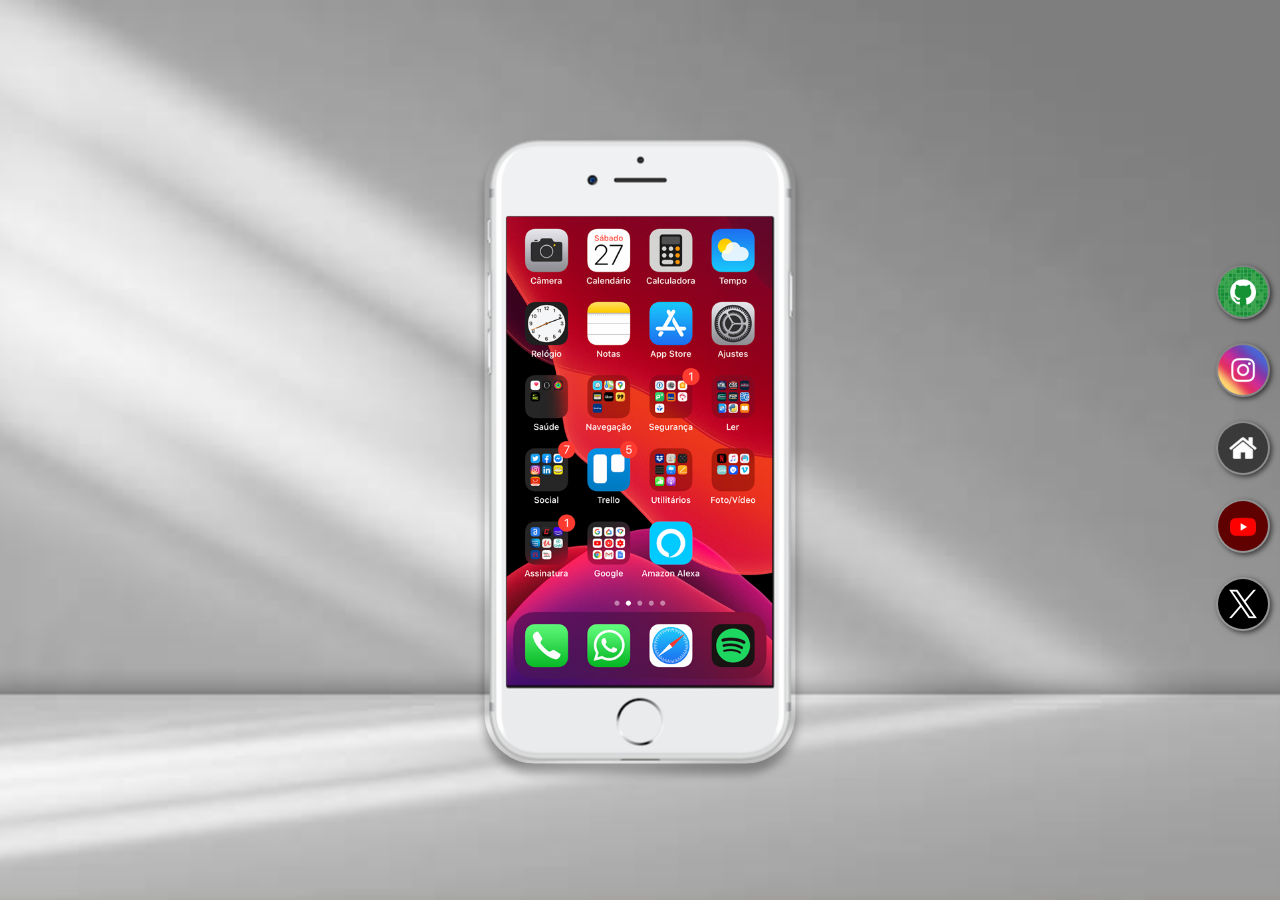
<file: index.html>
<!DOCTYPE html>
<html lang="pt-br">

<head>
    <meta charset="UTF-8">
    <meta name="viewport" content="width=device-width, initial-scale=1.0">
    <title>Projeto Redes Sociais</title>
    <link rel="shortcut icon" href="favicon.ico" type="image/x-icon">
    <link rel="stylesheet" href="css/style.css">
</head>

<body>
    <main>
        <section id="telefone">
            <iframe src="html/home.html" frameborder="0" name="tela" id="tela"></iframe>
        </section>
        <section id="redes-sociais">
            <a href="html/github.html" target="tela"><img src="img/logo-github.jpg" alt="Logo gh"></a>
            <a href="html/insta.html" target="tela"><img src="img/logo-instagram.jpg" alt="Logo ig"></a>
            <a href="html/home.html" target="tela"><img src="img/logo-home.jpg" alt="Logo Hm"></a>
            <a href="html/youtube.html" target="tela"><img src="img/logo-youtube.jpg" alt="Logo yt"></a>
            <a href="html/x.html" target="tela"><img src="img/X_logo.jpg" alt="Logo X"></a>
        </section>
    </main>
</body>

</html>
</file>
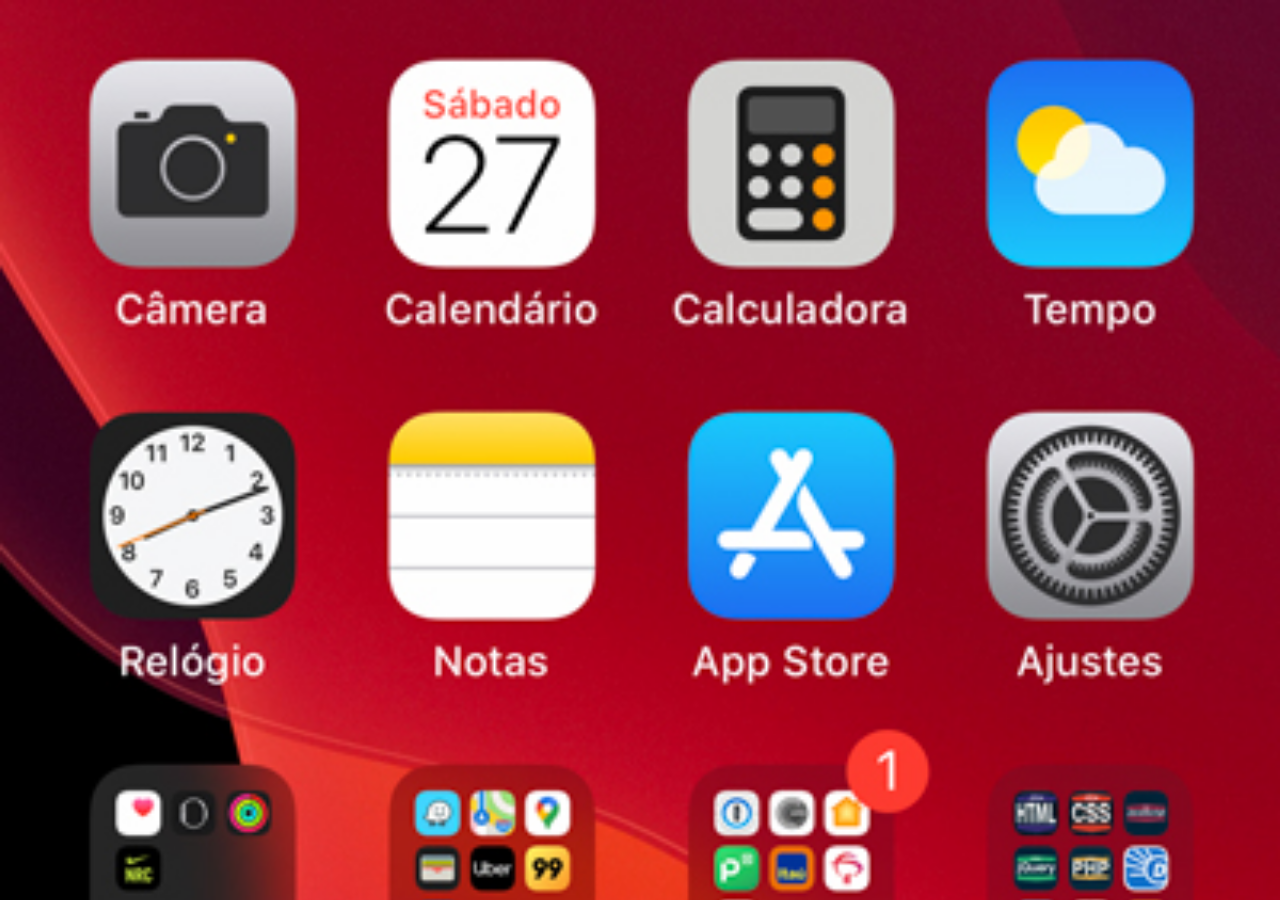
<file: home.html>
<!DOCTYPE html>
<html lang="pt-br">
<head>
    <meta charset="UTF-8">
    <meta name="viewport" content="width=device-width, initial-scale=1.0">
    <title>home</title>
    <style>
        *{
            margin: 0;
            padding: 0;
        }
        body{
            background: black url(img/tela-home.jpg) no-repeat top center;
            background-size: cover;
            
        }
    </style>
</head>
<body>
    
</body>
</html>
</file>
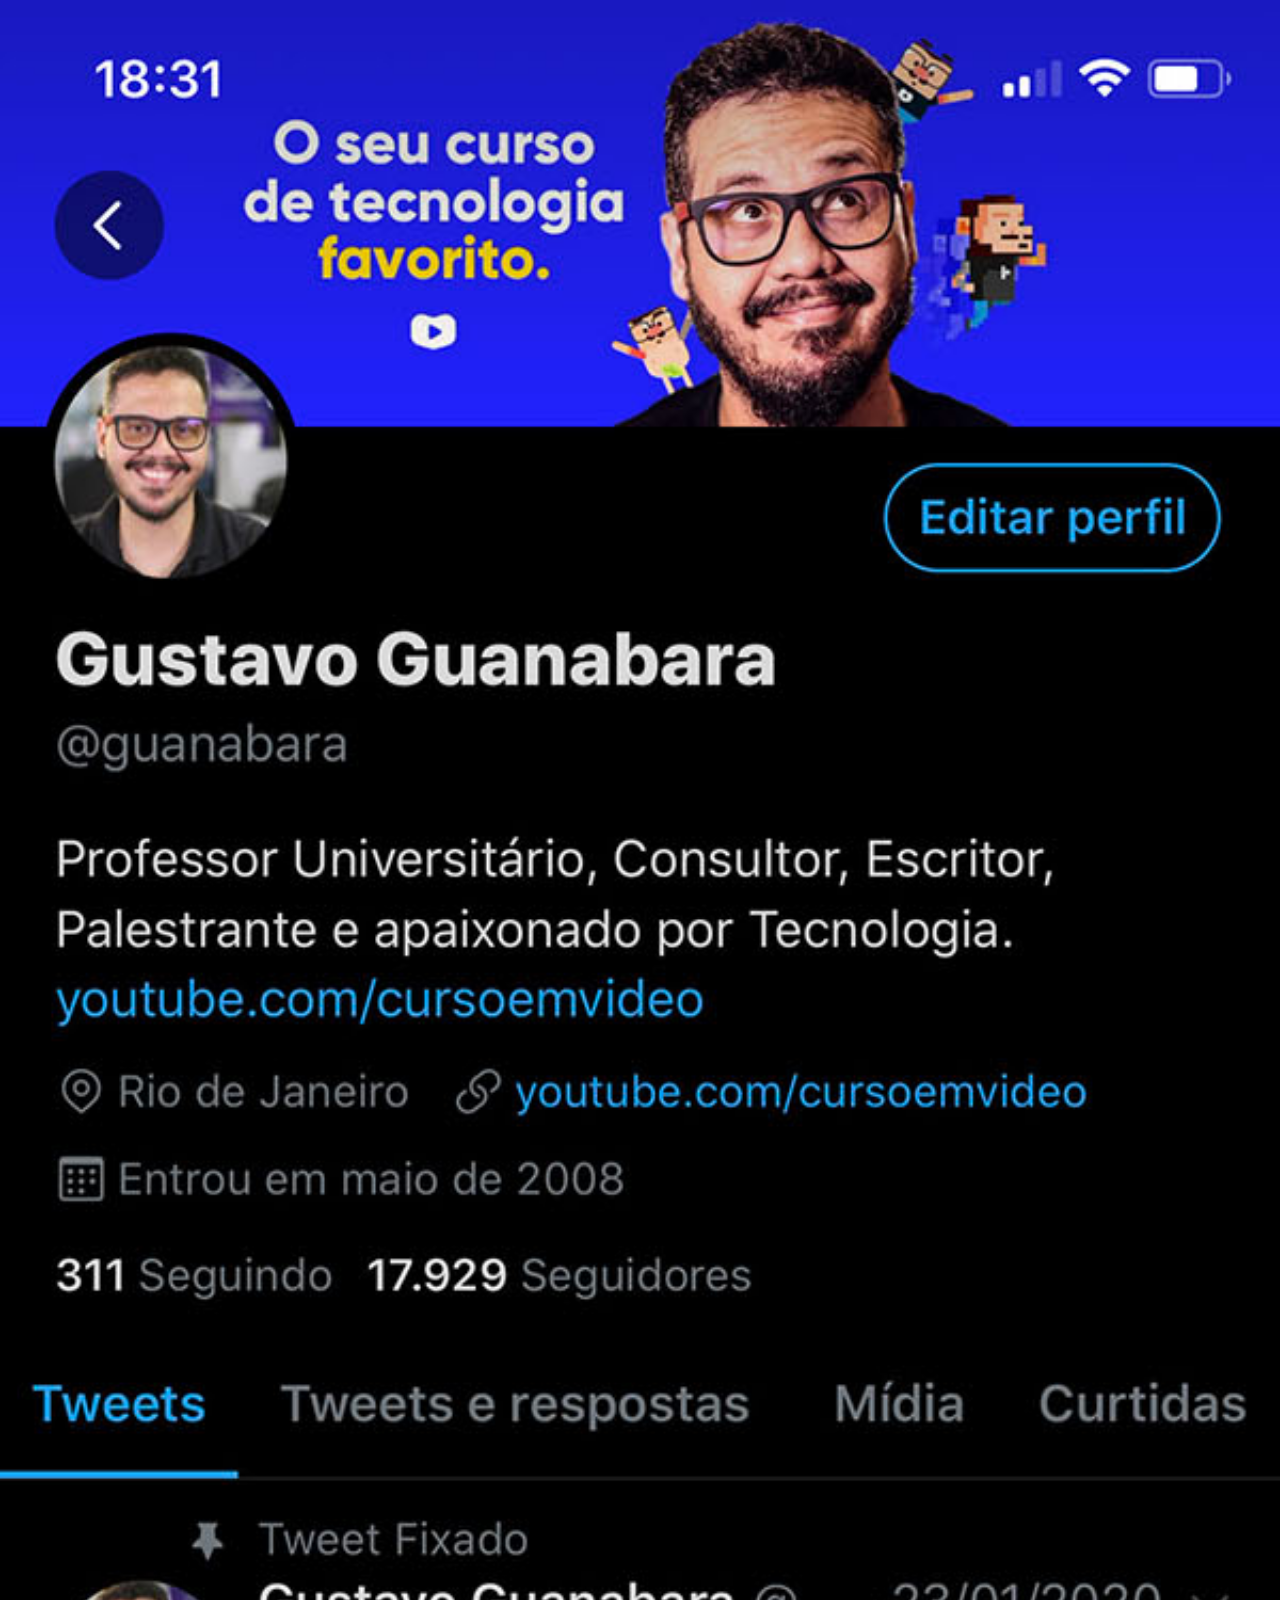
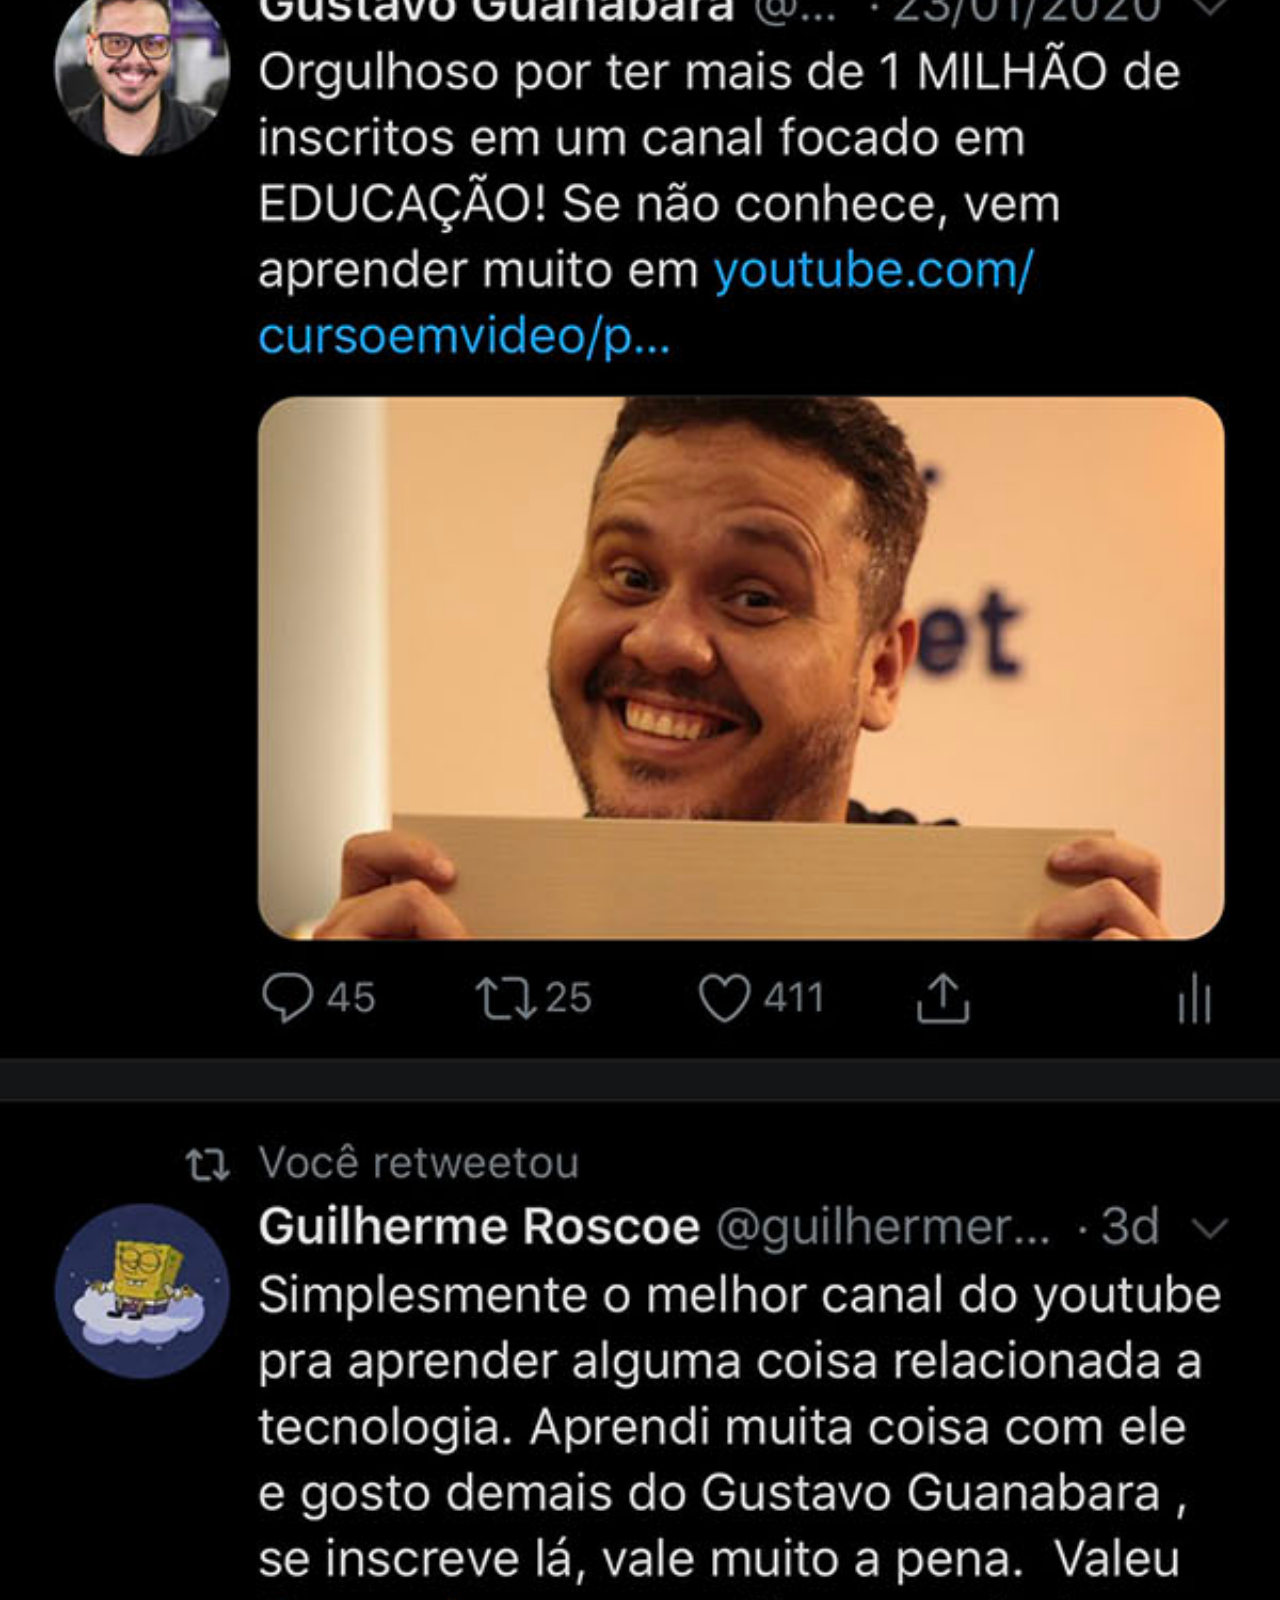
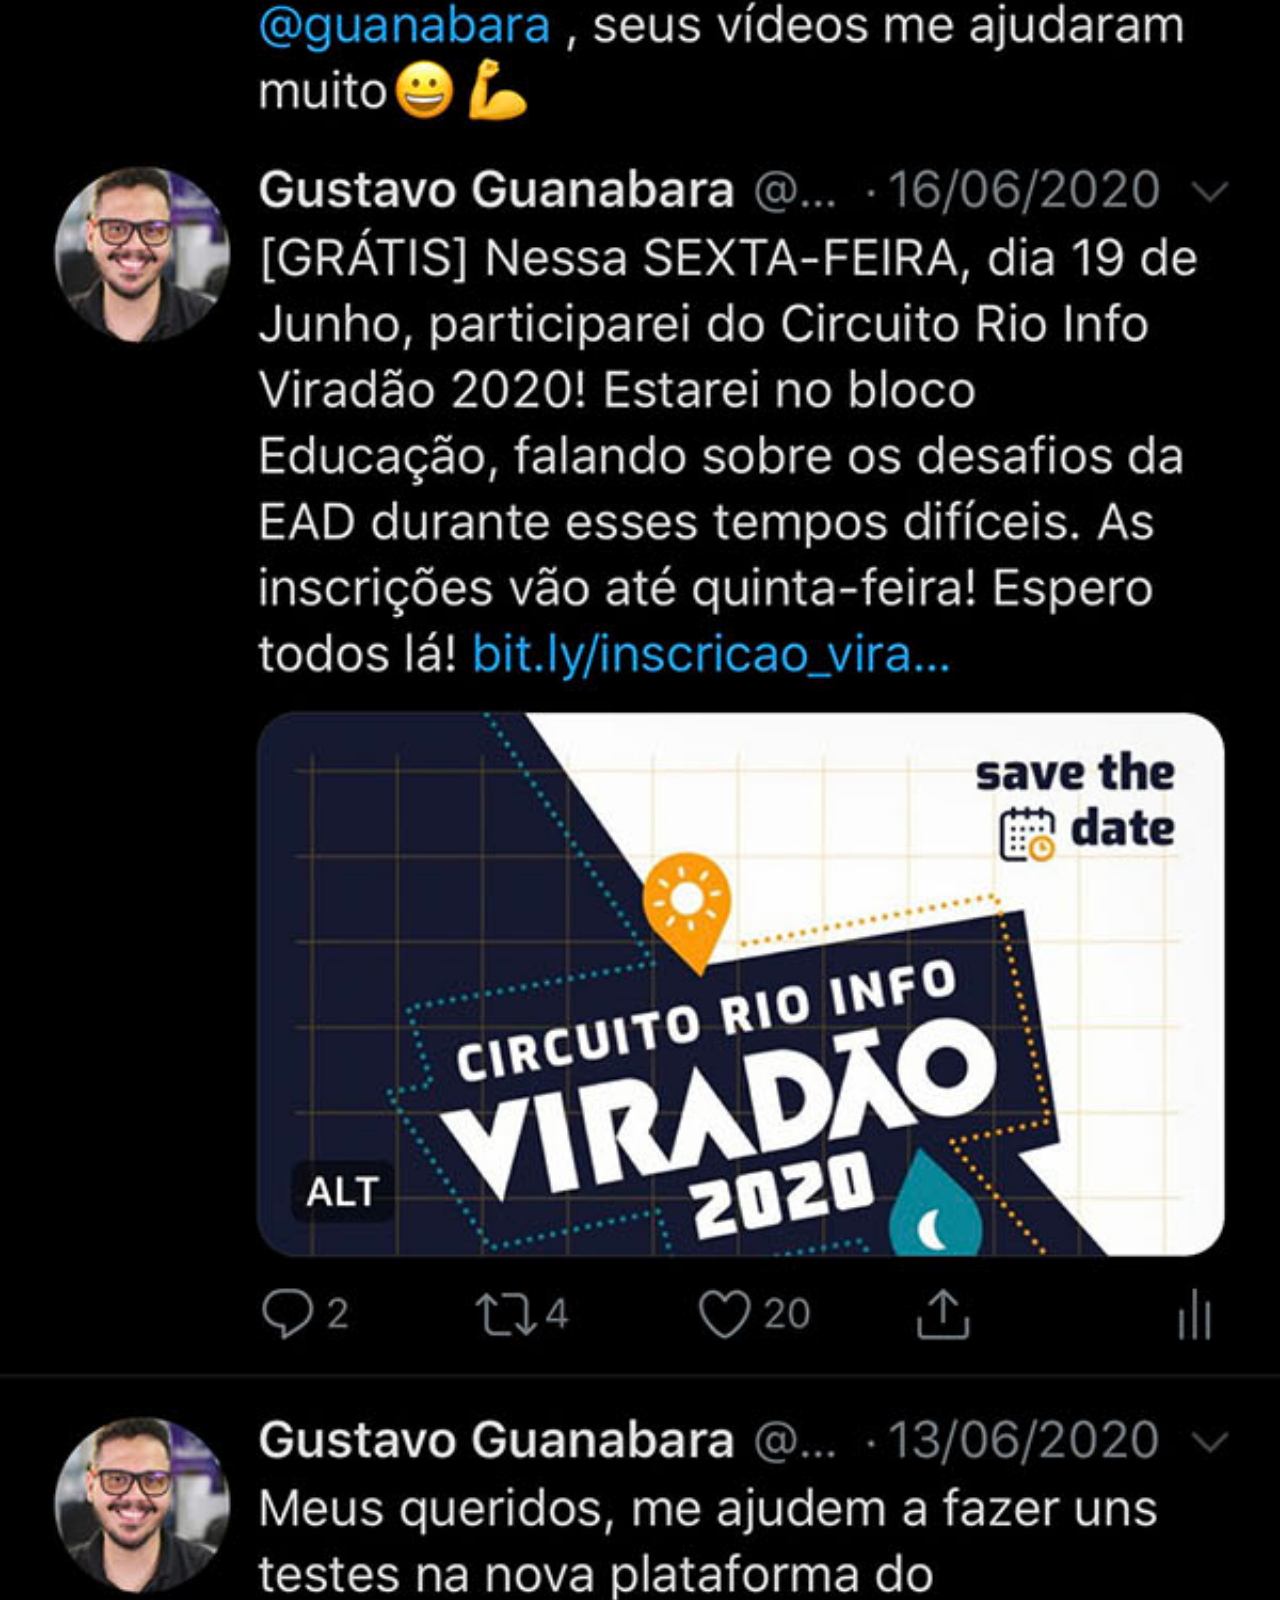
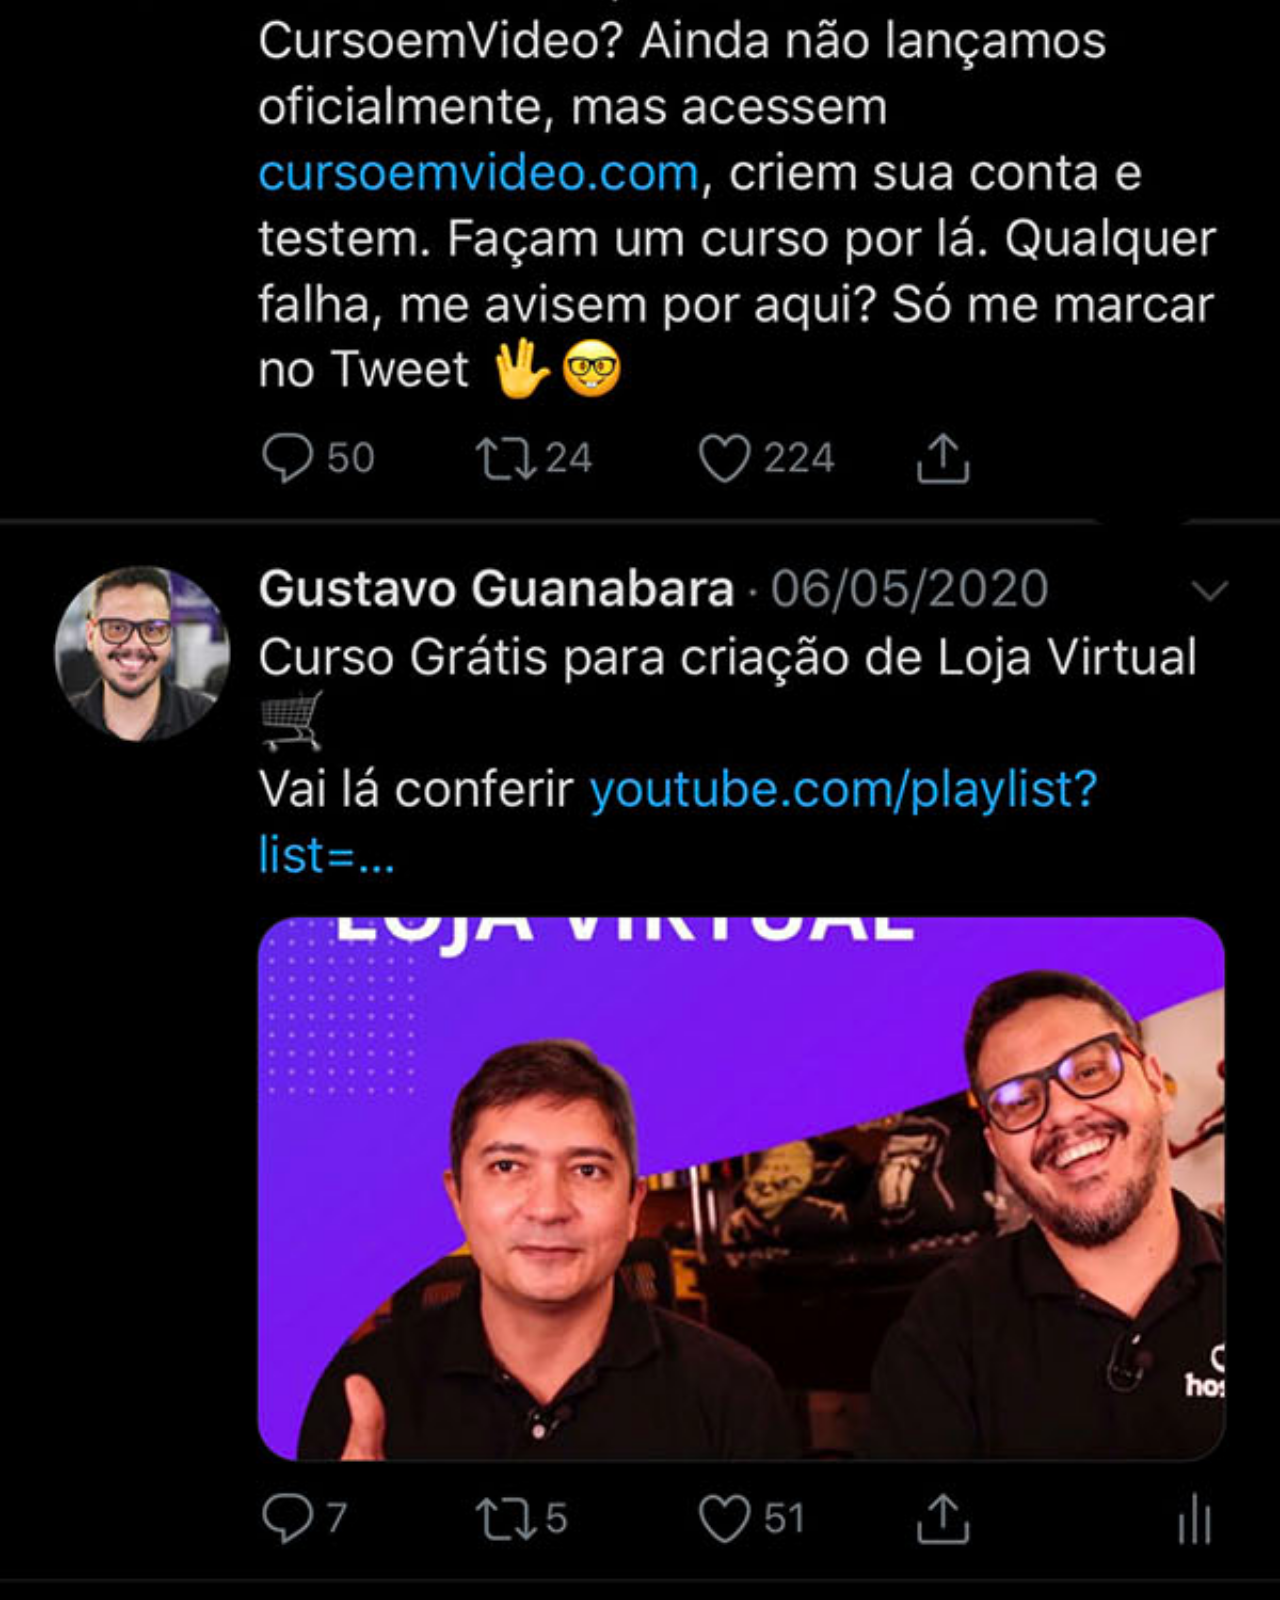
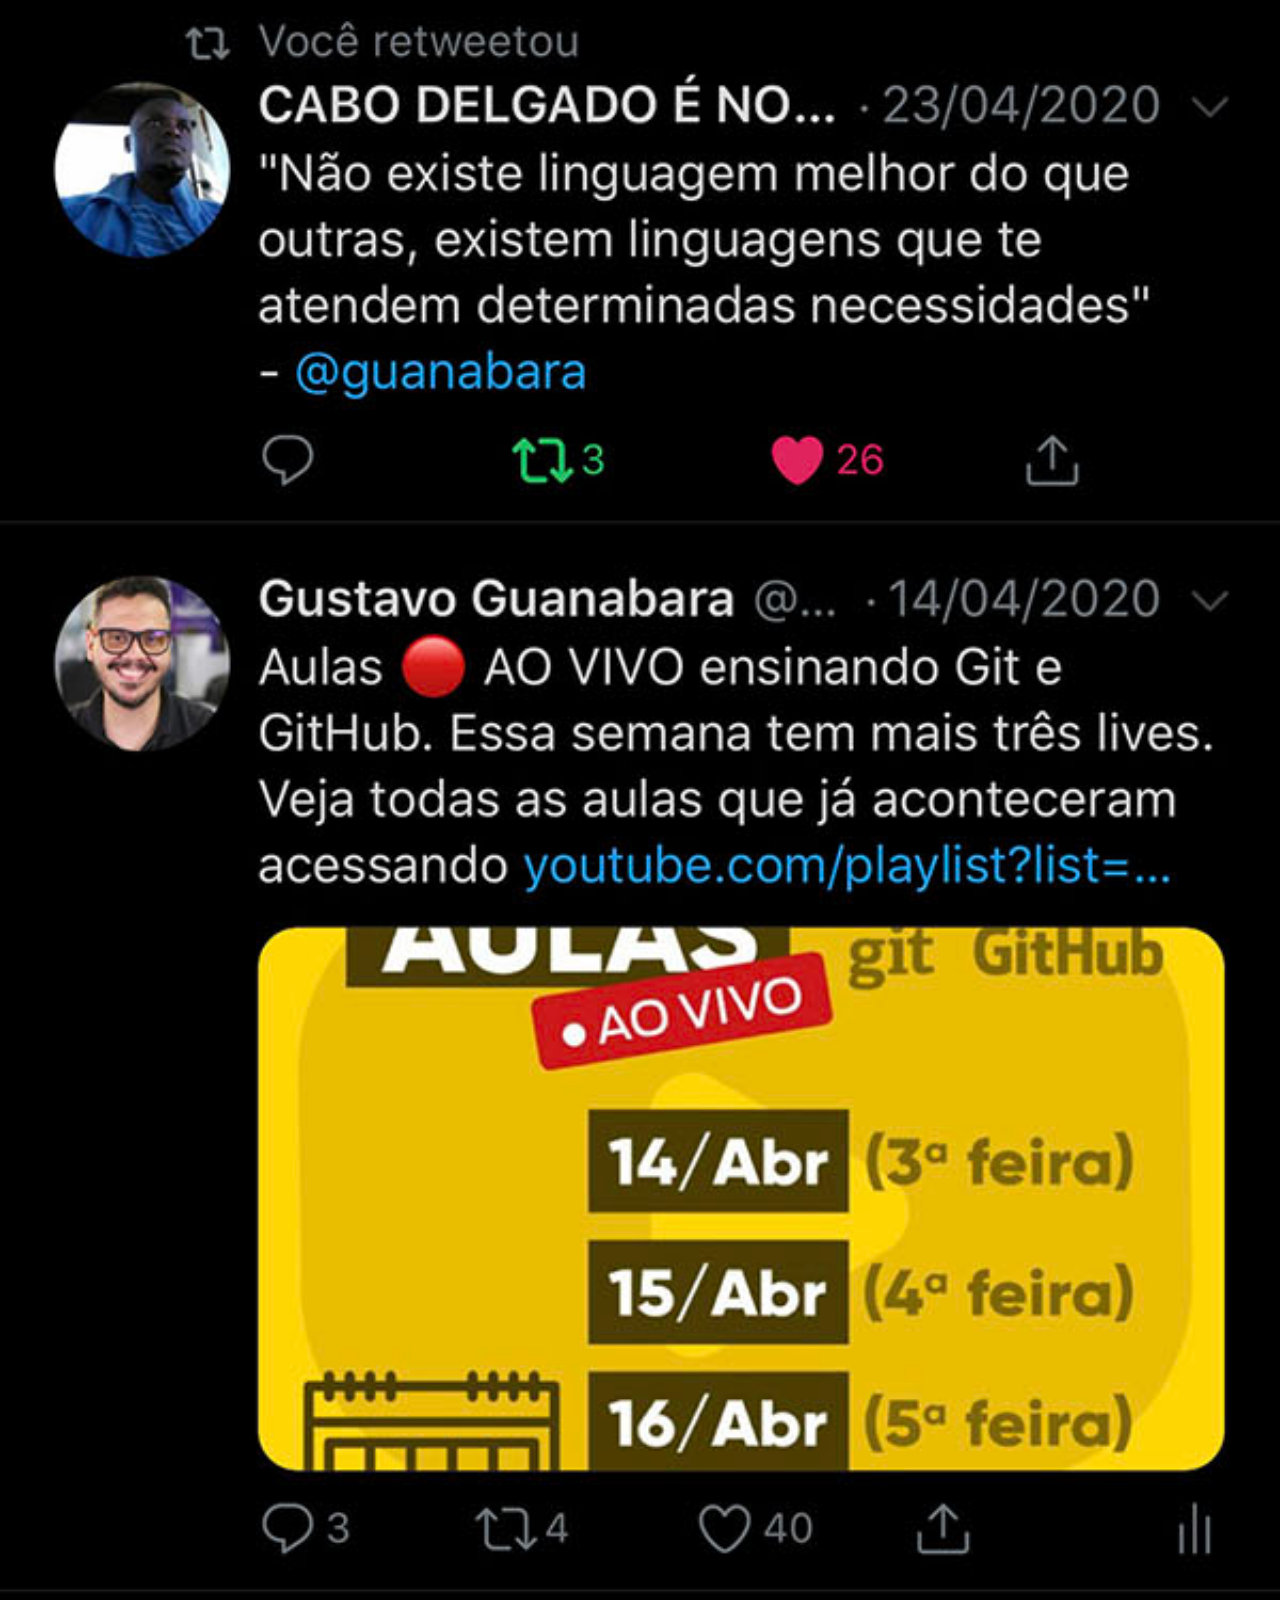
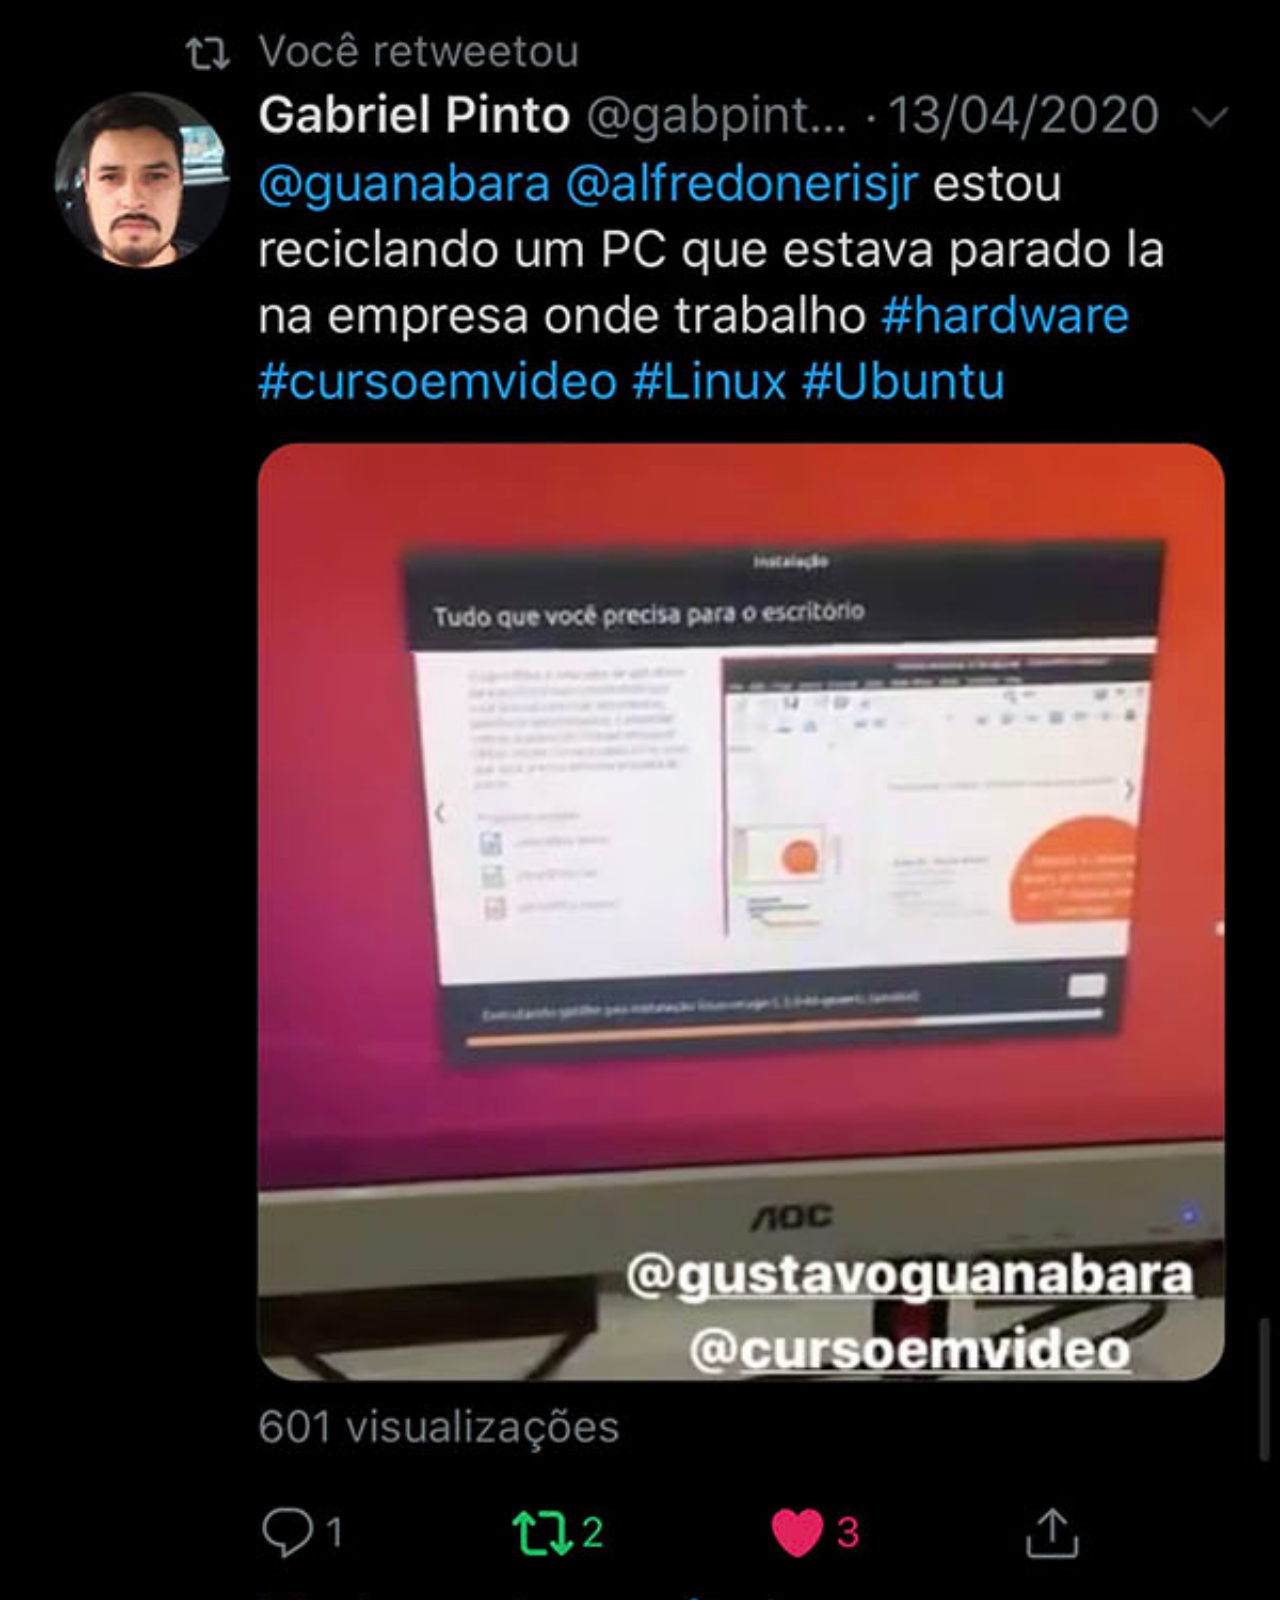
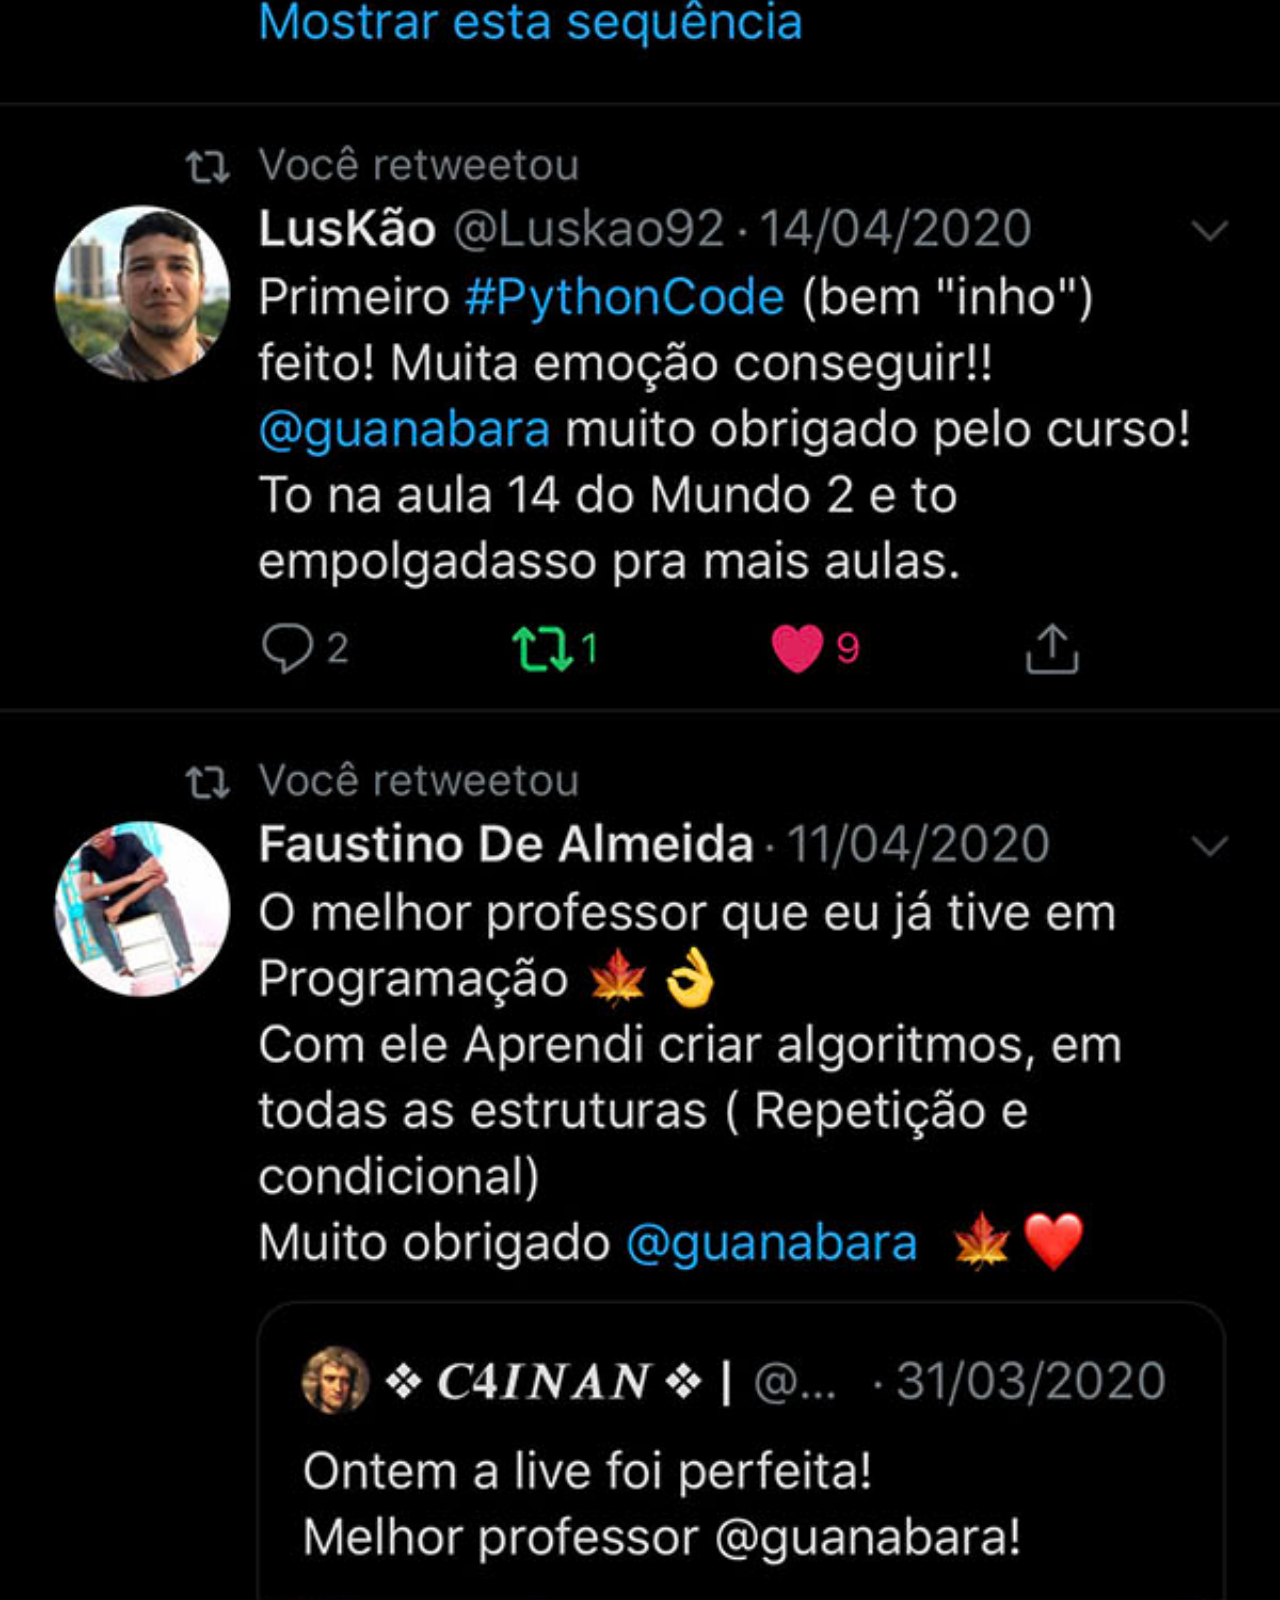
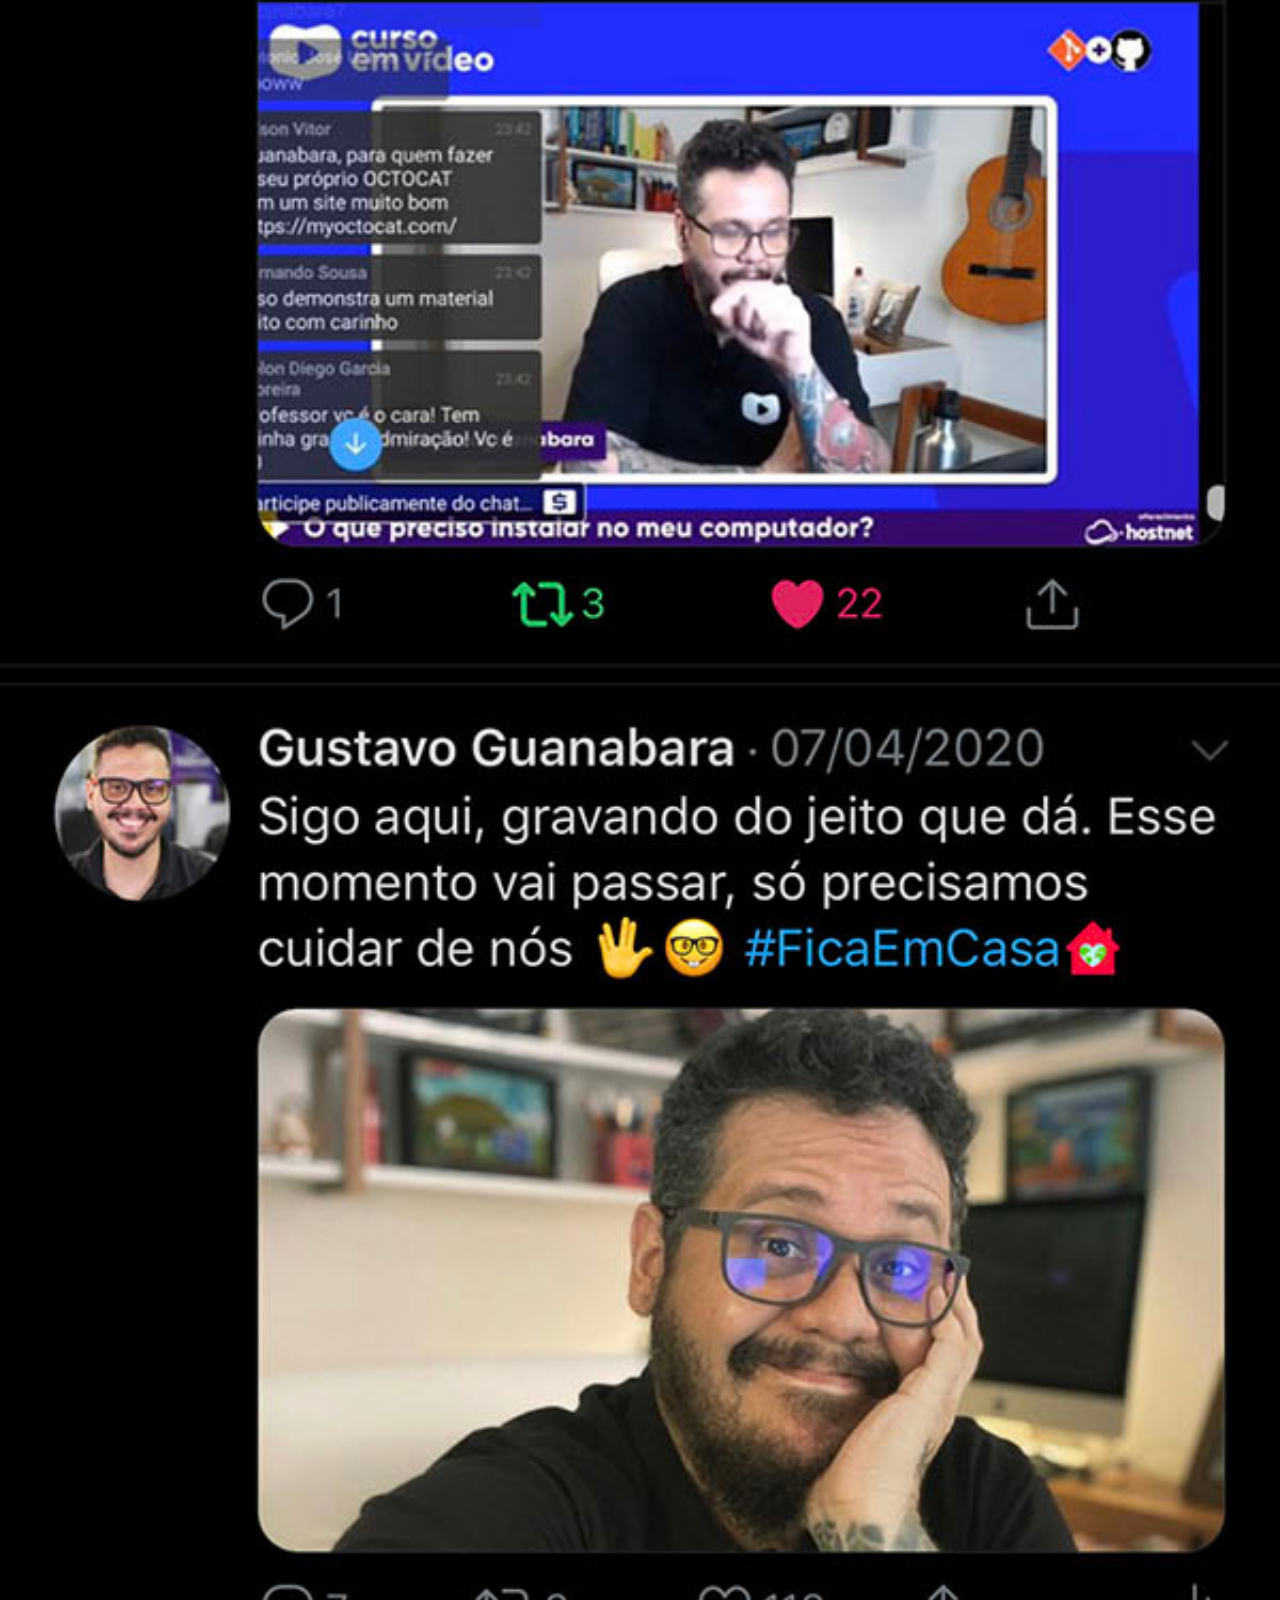
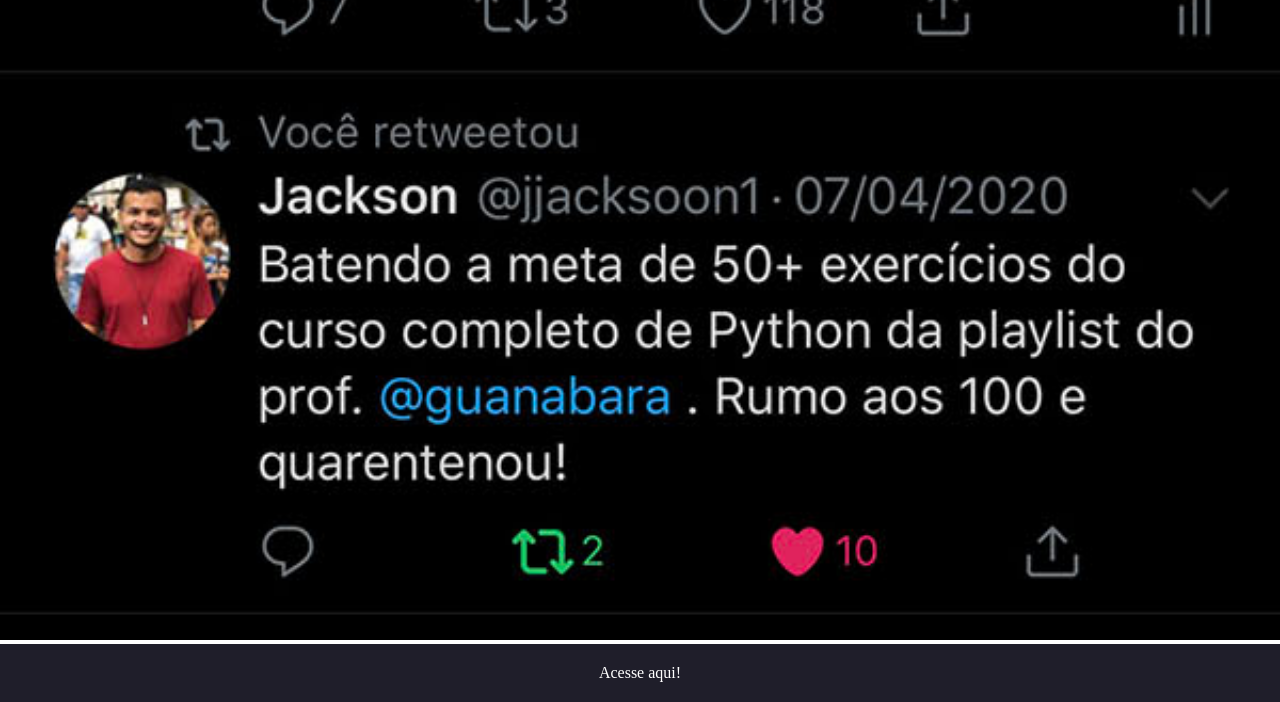
<file: x.html>
<!DOCTYPE html>
<html lang="pt-br">
<head>
    <meta charset="UTF-8">
    <meta name="viewport" content="width=device-width, initial-scale=1.0">
    <title>x</title>
    <style>
        *{
            margin: 0;
            text-align: center;
        }
        img{
            width: 100%;
        }
        a{
            background-color: rgb(31, 30, 42);
            padding: 20px;
            color: white;
            text-decoration: none;
            display: block;
        }
    </style>
</head>
<body>
    <img src="img/tela-twitter.jpg" alt="X page">
    <a href="https://x.com/guanabara?lang=pt"  target="_blank">Acesse aqui!</a>
</body>
</html>
</file>
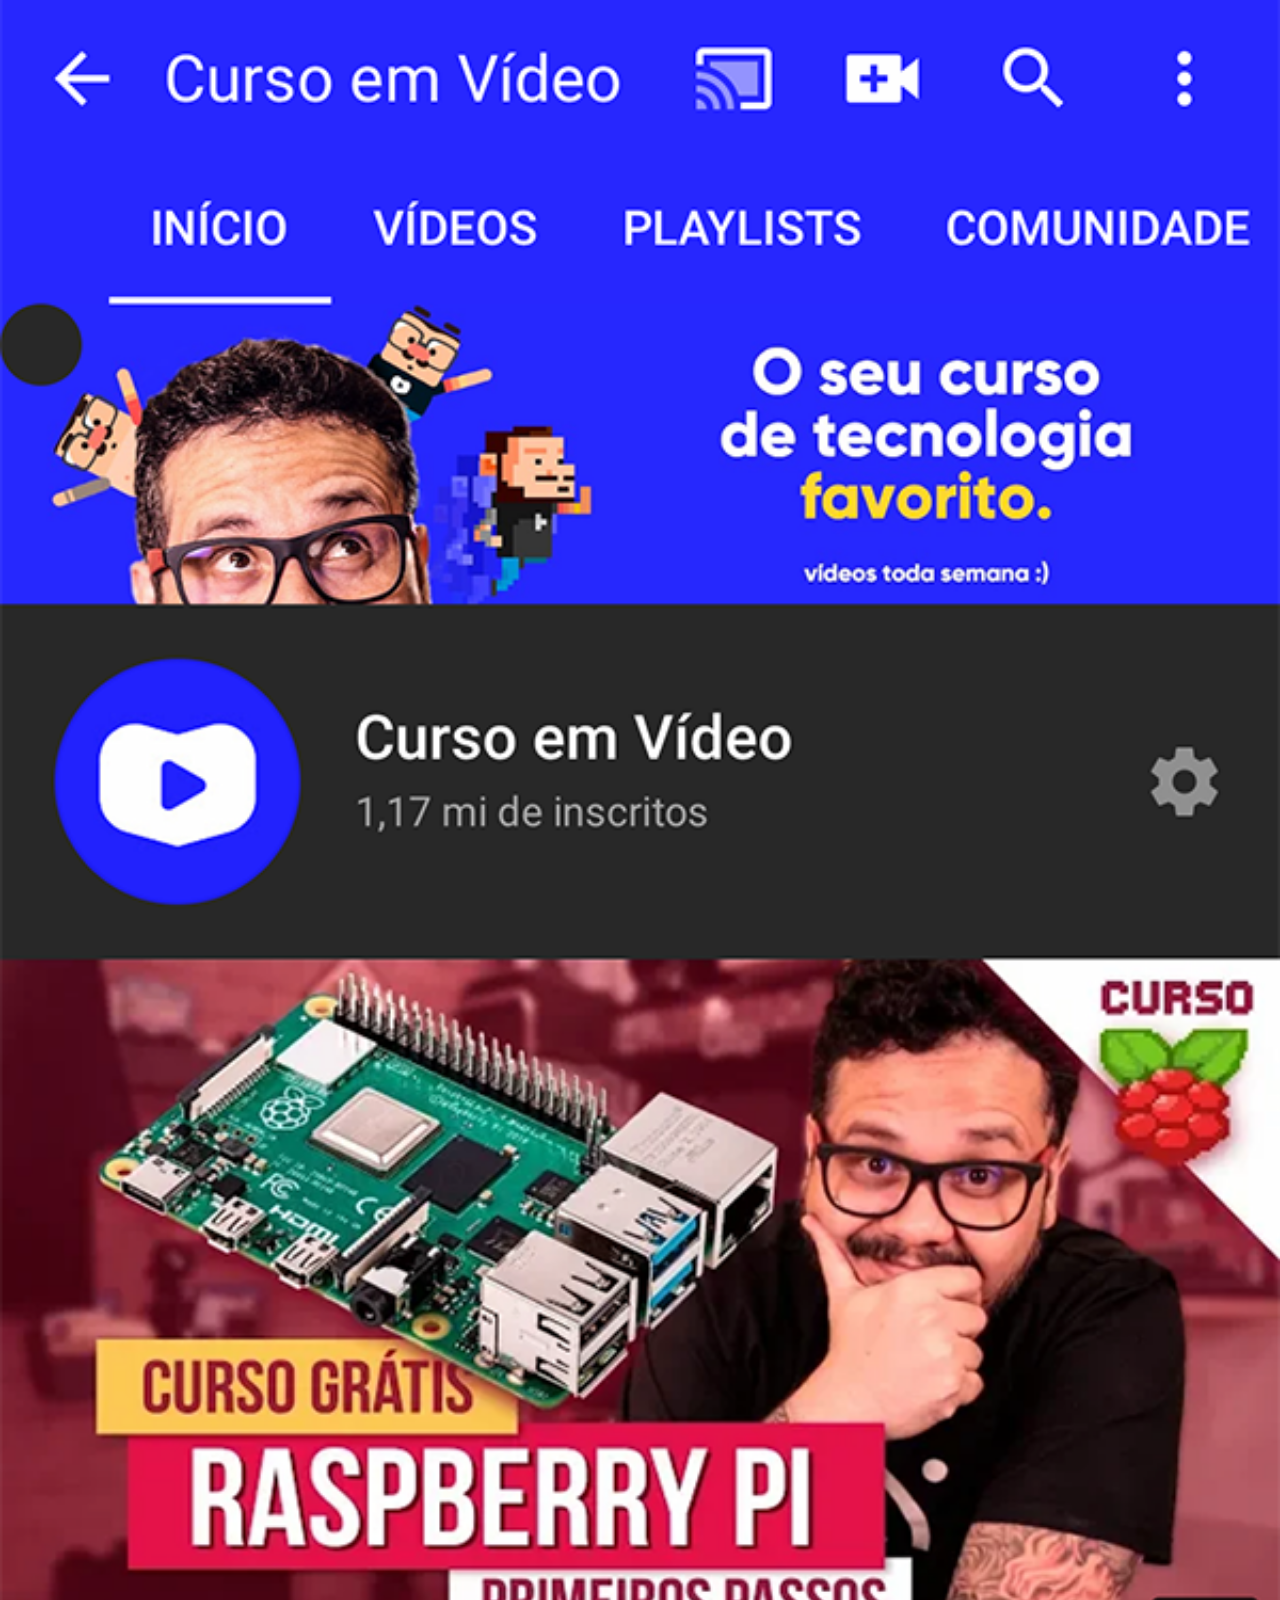
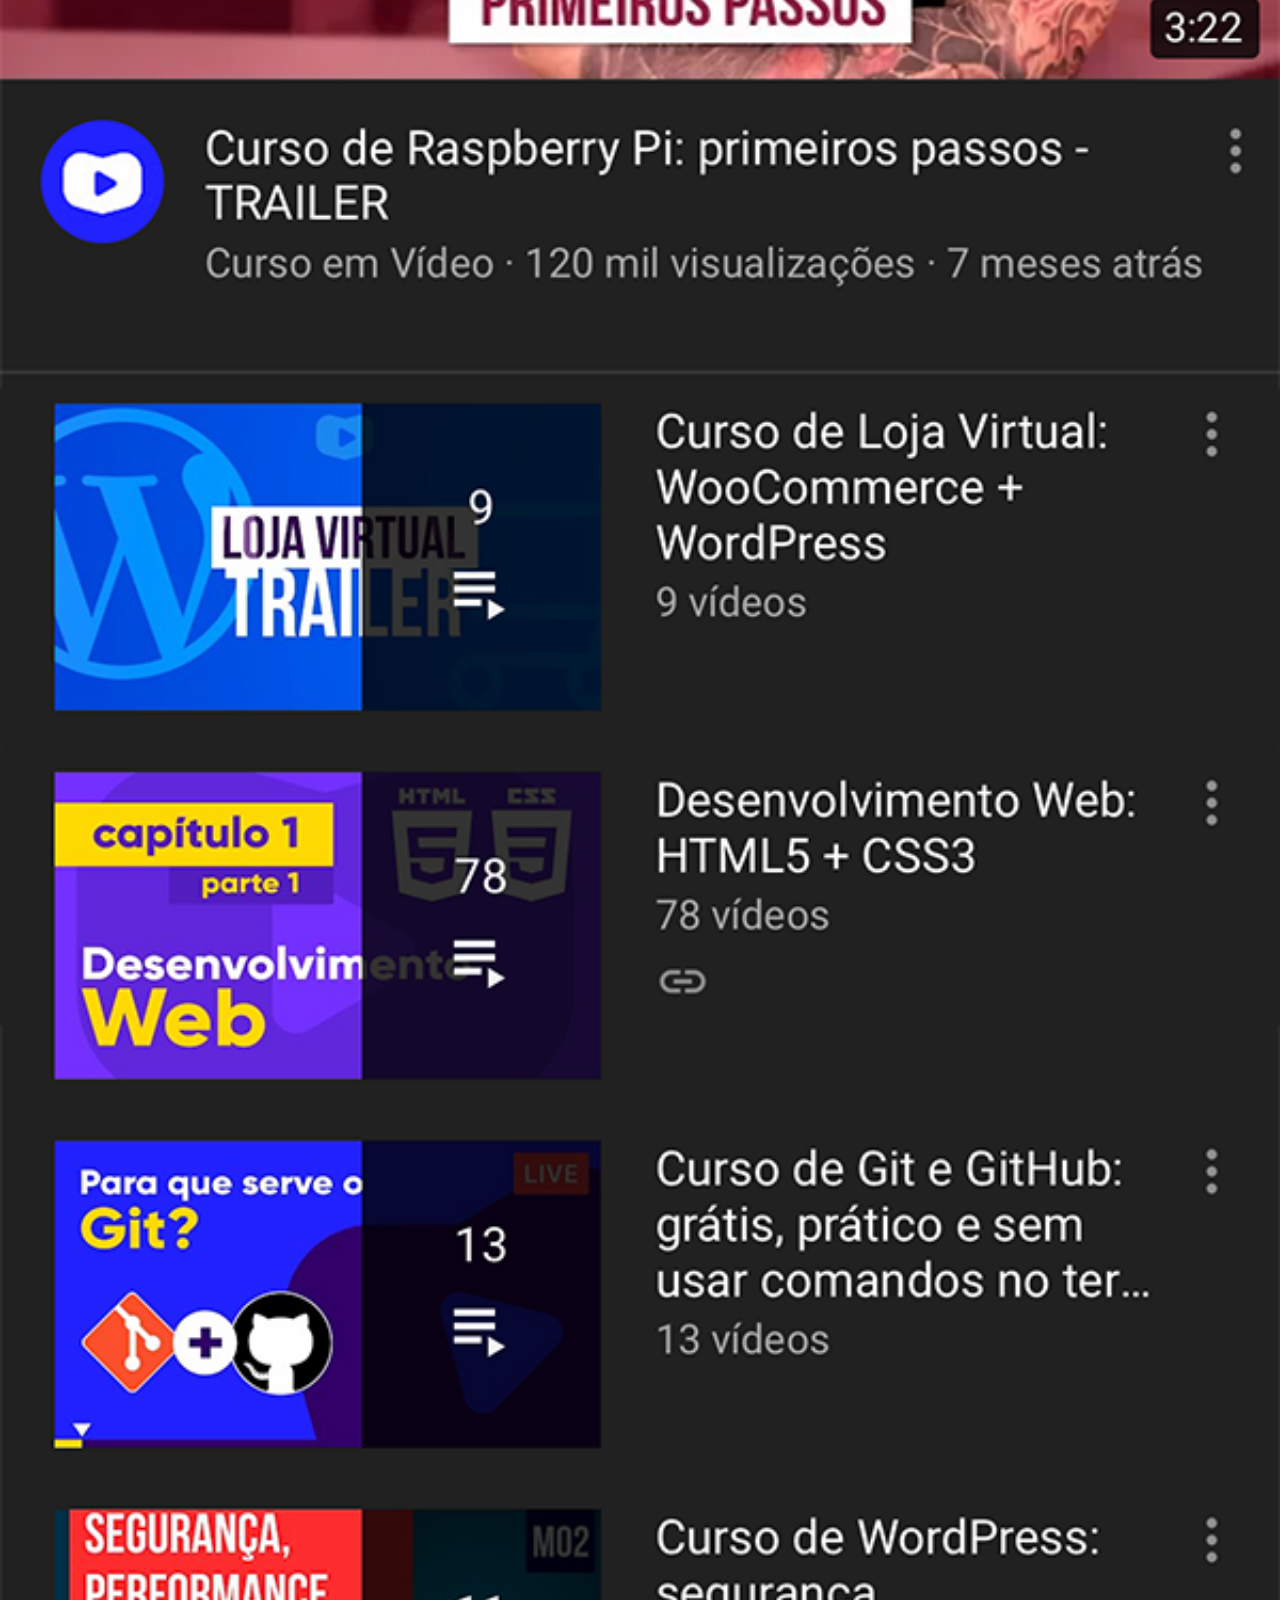
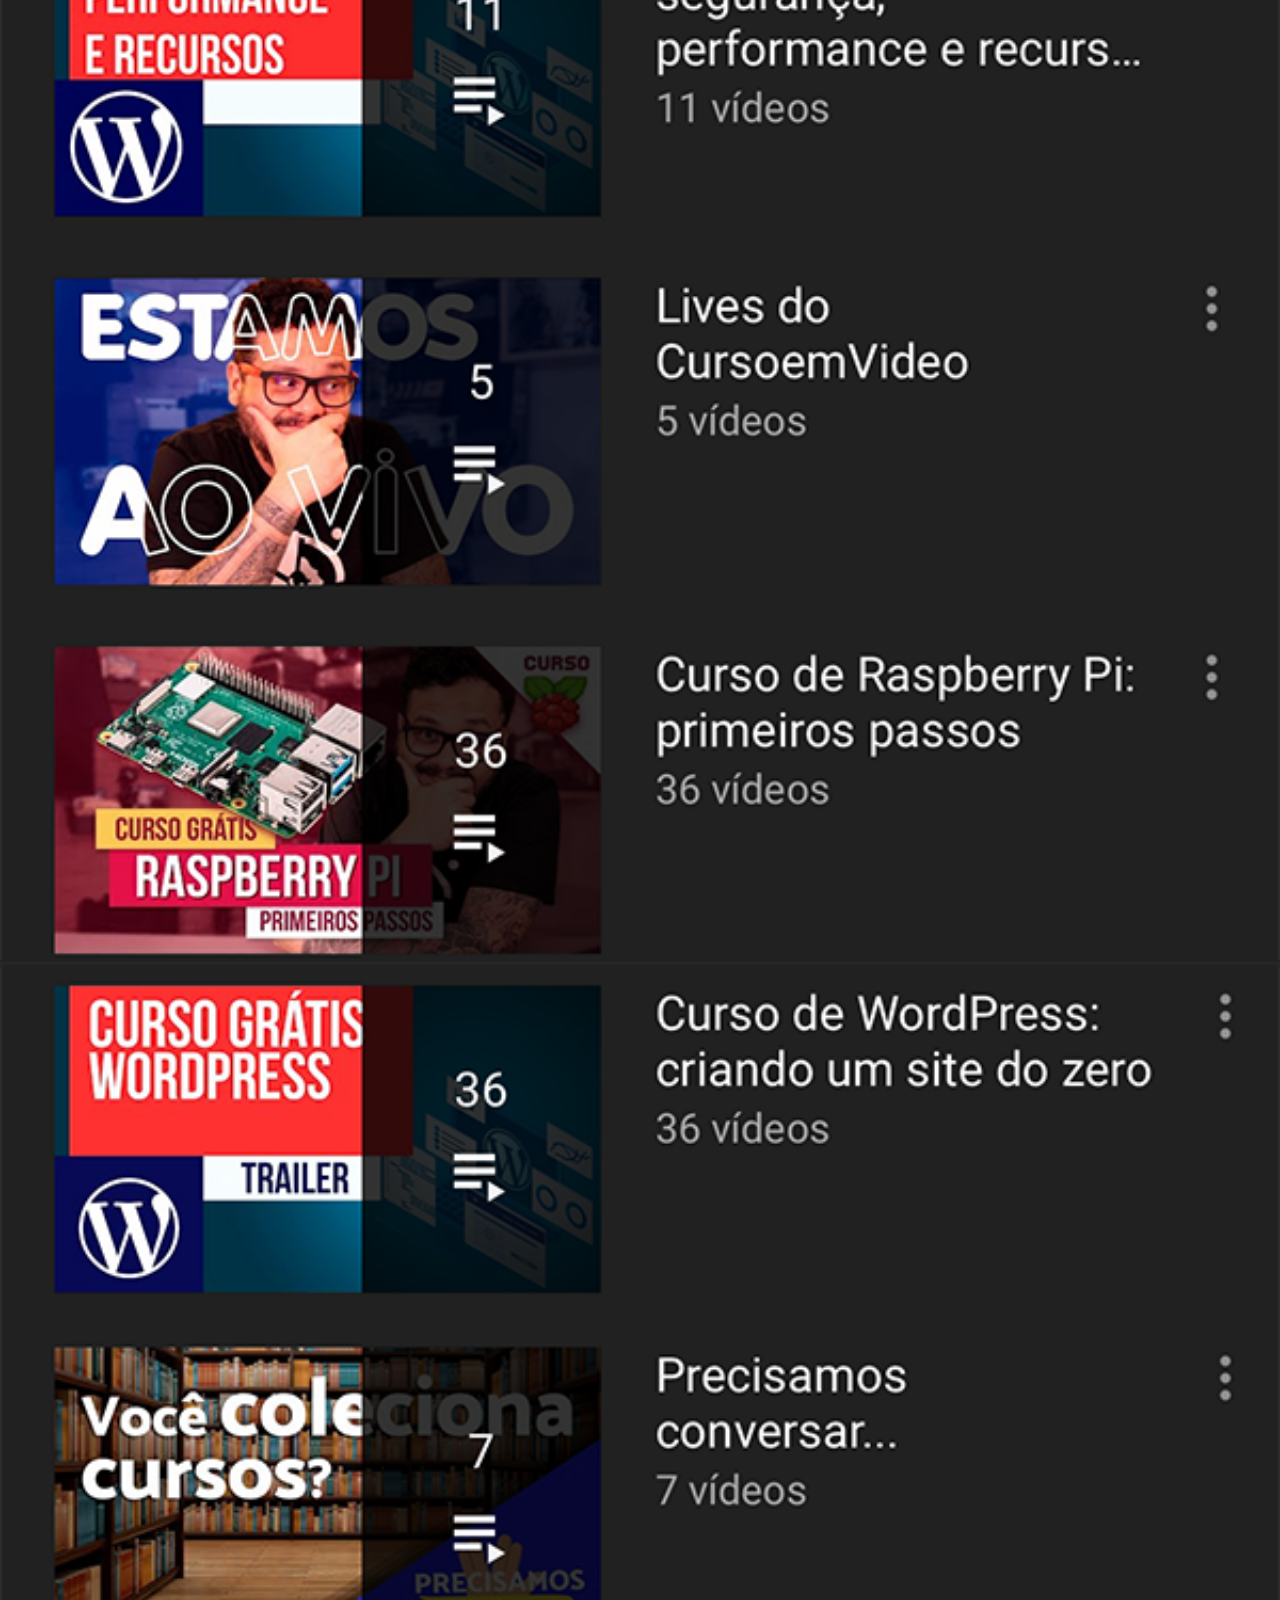
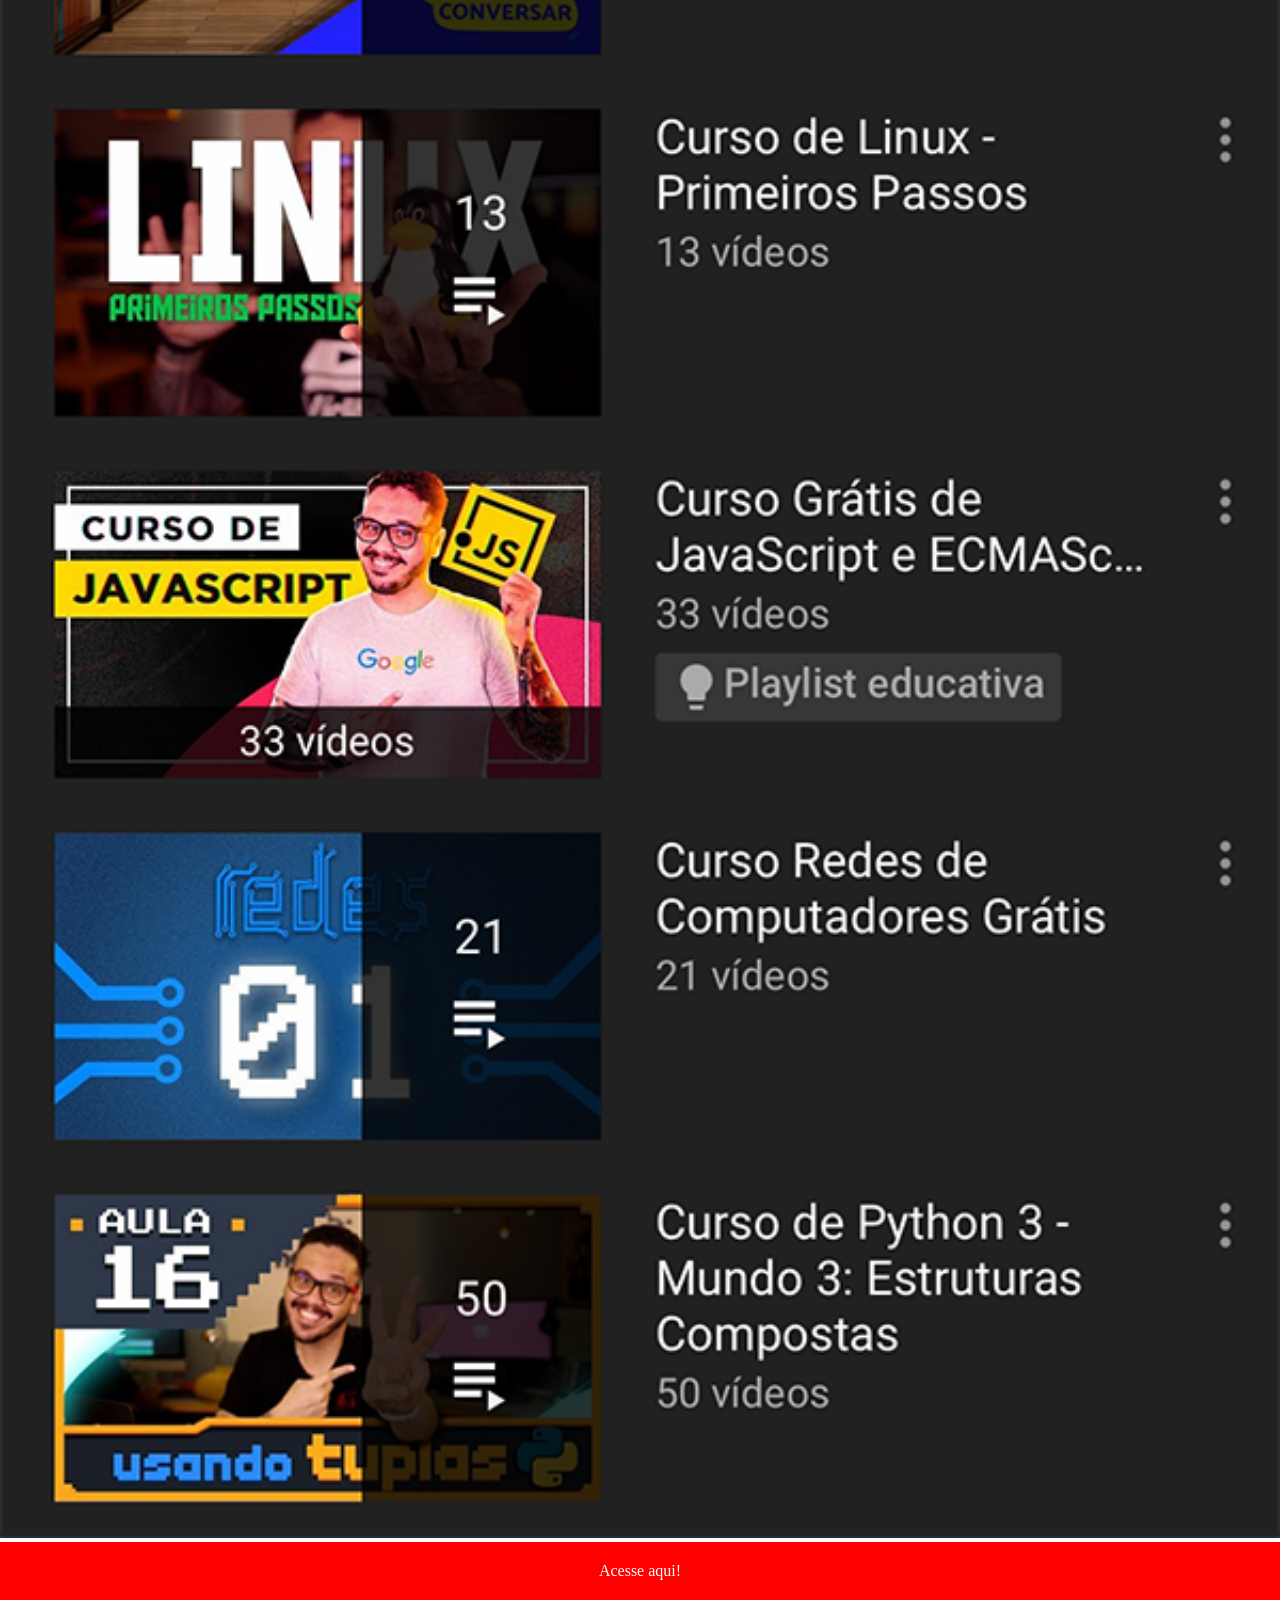
<file: youtube.html>
<!DOCTYPE html>
<html lang="pt-br">
<head>
    <meta charset="UTF-8">
    <meta name="viewport" content="width=device-width, initial-scale=1.0">
    <title>github</title>
    <style>
        *{
            margin: 0;
            text-align: center;
        }
        img{
            width: 100%;
        }
        a{
            background-color: rgb(255, 0, 0);
            padding: 20px;
            color: white;
            text-decoration: none;
            display: block;
        }
    </style>
</head>
<body>
    <img src="img/tela-youtube.png" alt="YouTube page">
    <a href="https://www.youtube.com/@cursoemvideo"  target="_blank">Acesse aqui!</a>
</body>
</html>
</file>
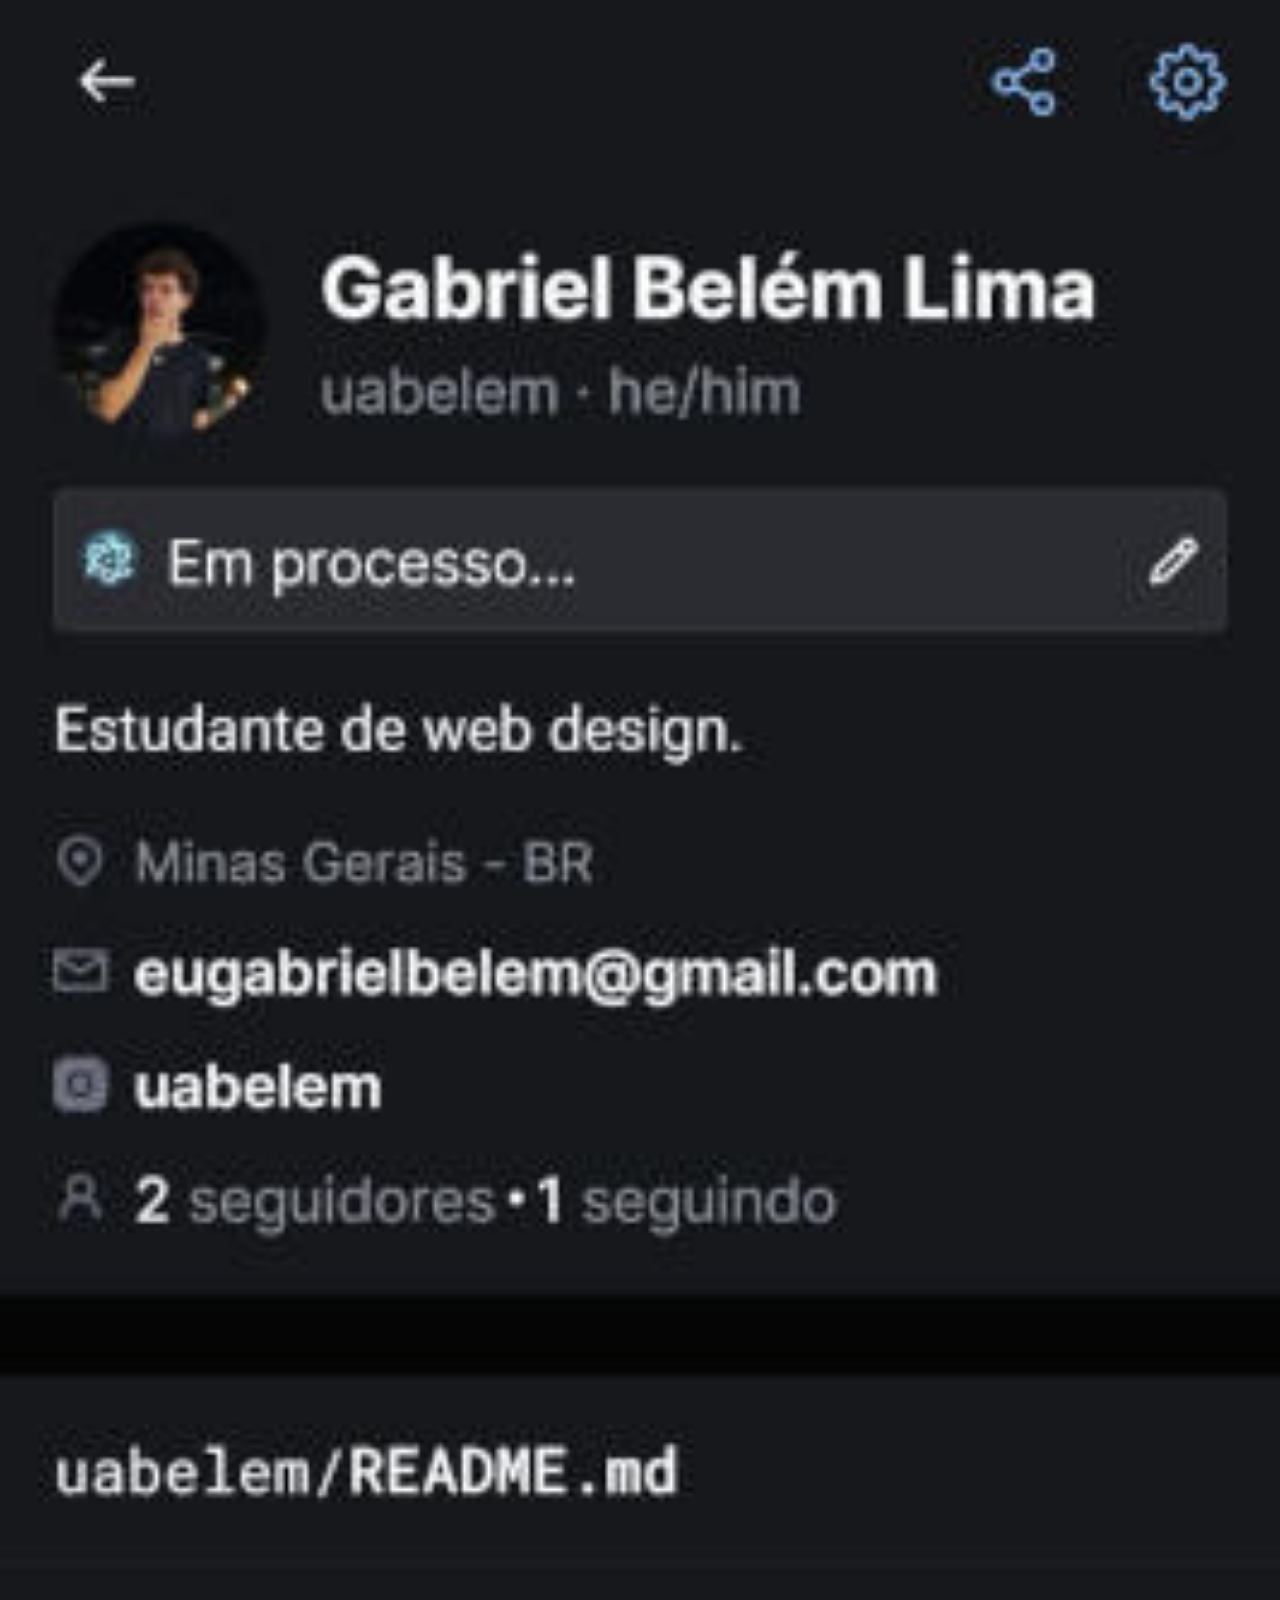
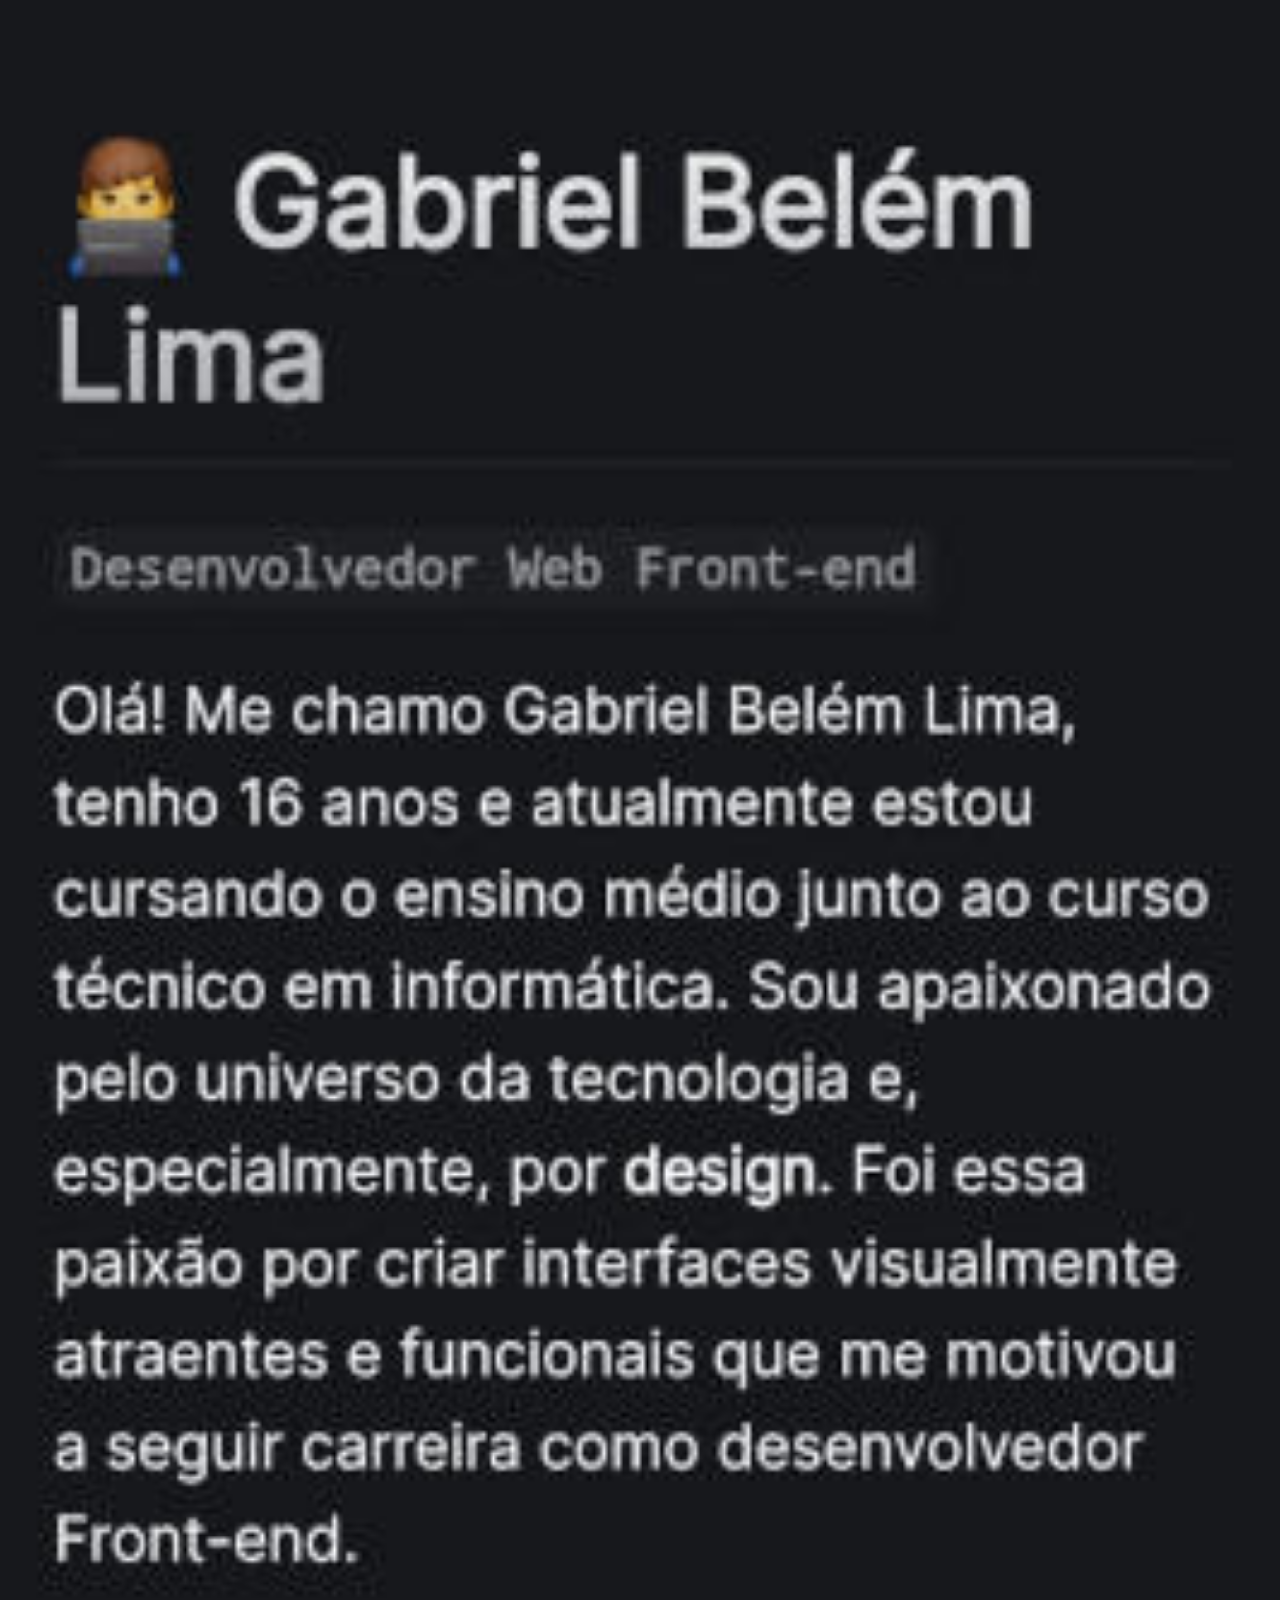
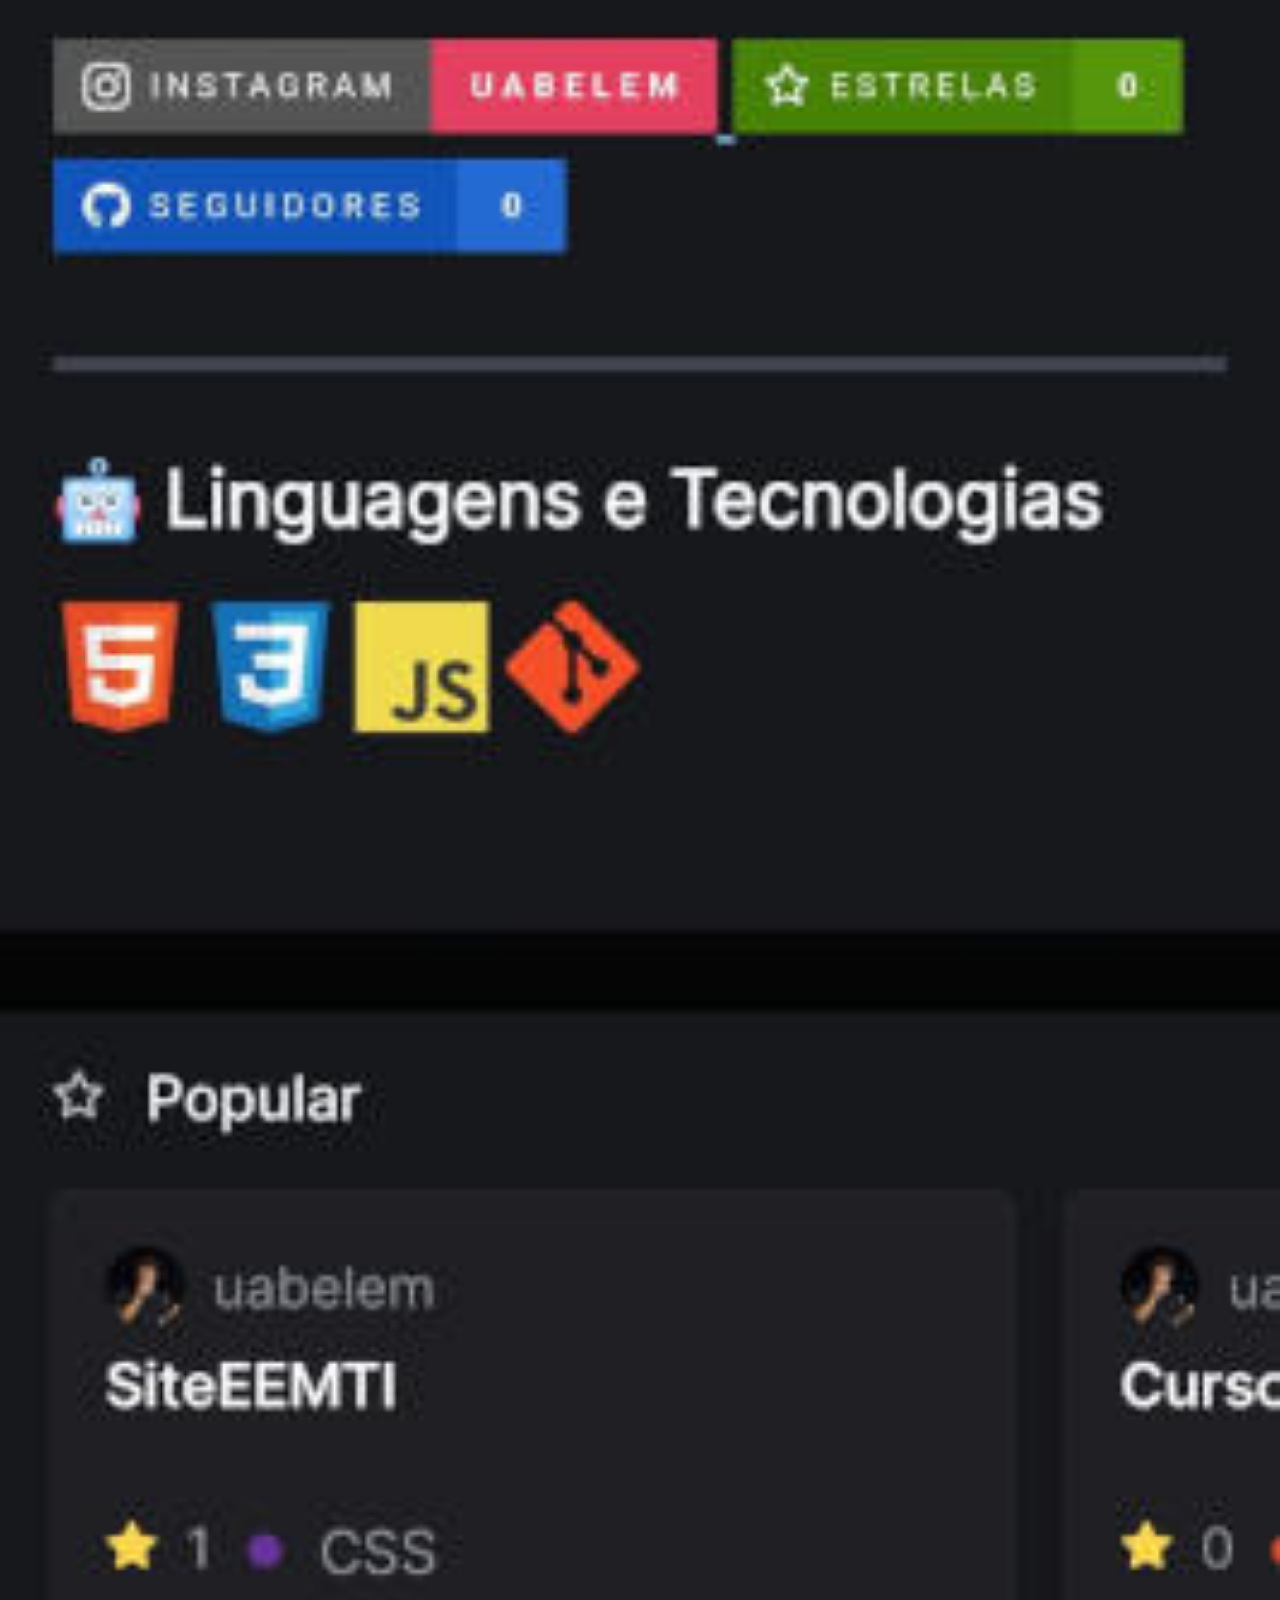
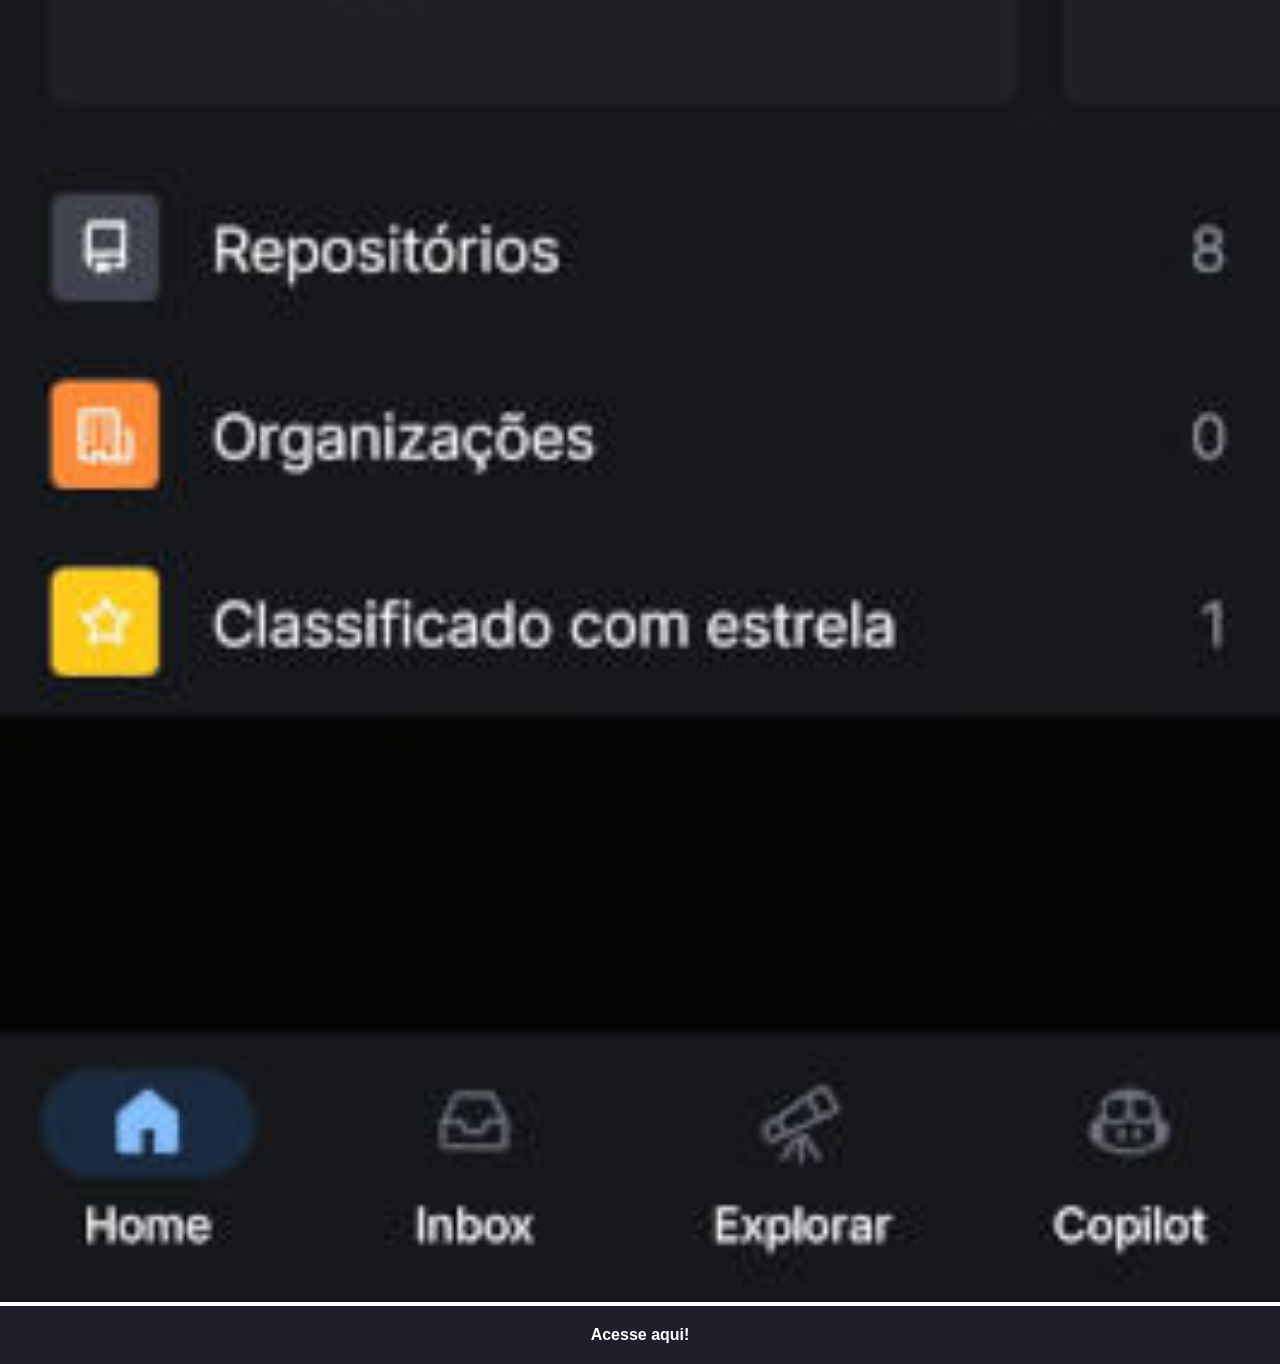
<file: html/github.html>
<!DOCTYPE html>
<html lang="pt-br">
<head>
    <meta charset="UTF-8">
    <meta name="viewport" content="width=device-width, initial-scale=1.0">
    <title>github</title>
    <link rel="stylesheet" href="../css/redes.css">
</head>
<body>
    <img src="../img/github.jpeg" alt="Github page">
    <a href="https://gustavoguanabara.github.io"  target="_blank">Acesse aqui!</a>
</body>
</html>
</file>
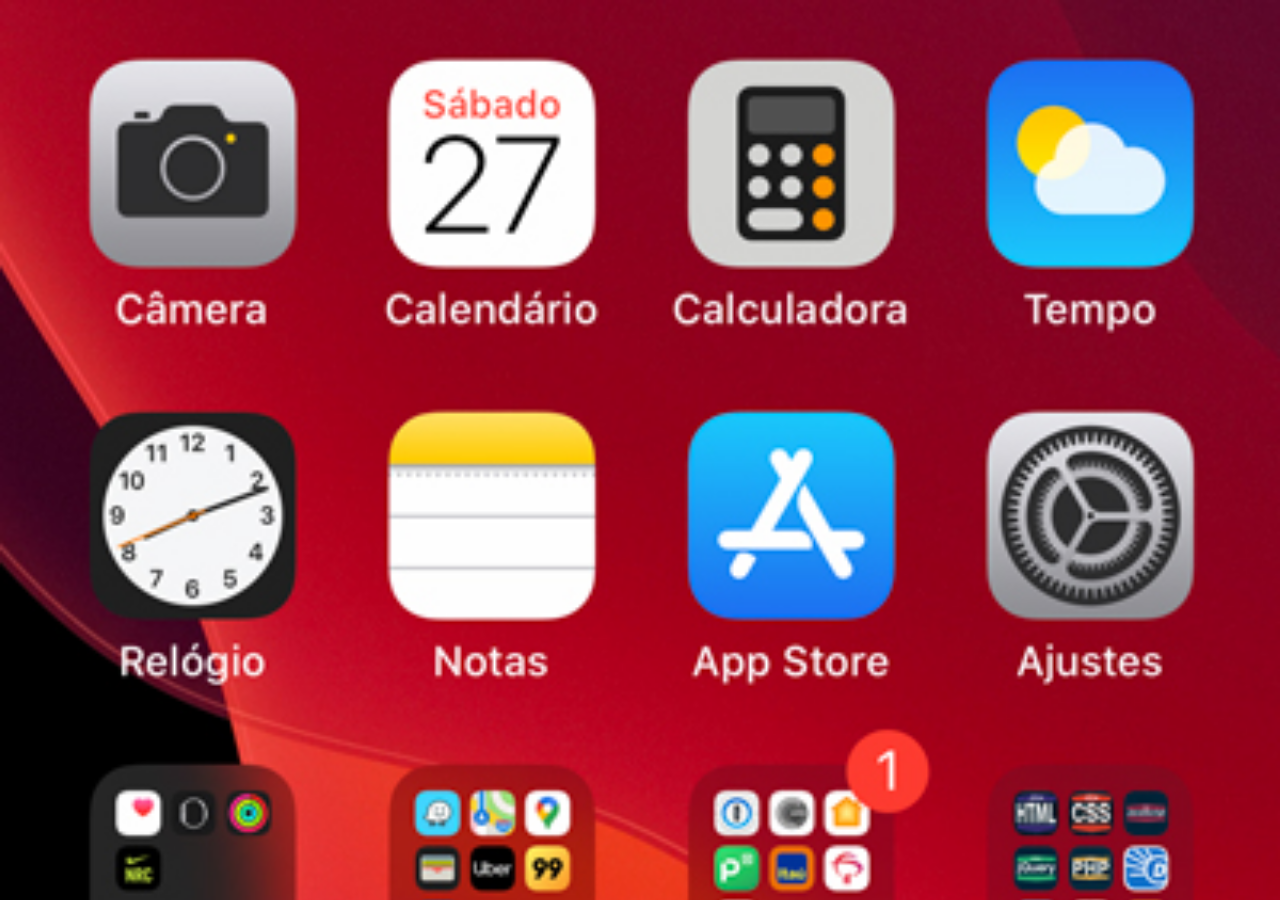
<file: html/home.html>
<!DOCTYPE html>
<html lang="pt-br">
<head>
    <meta charset="UTF-8">
    <meta name="viewport" content="width=device-width, initial-scale=1.0">
    <title>home</title>
    <link rel="stylesheet" href="../css/home.css">
</head>
<body>
    
</body>
</html>
</file>
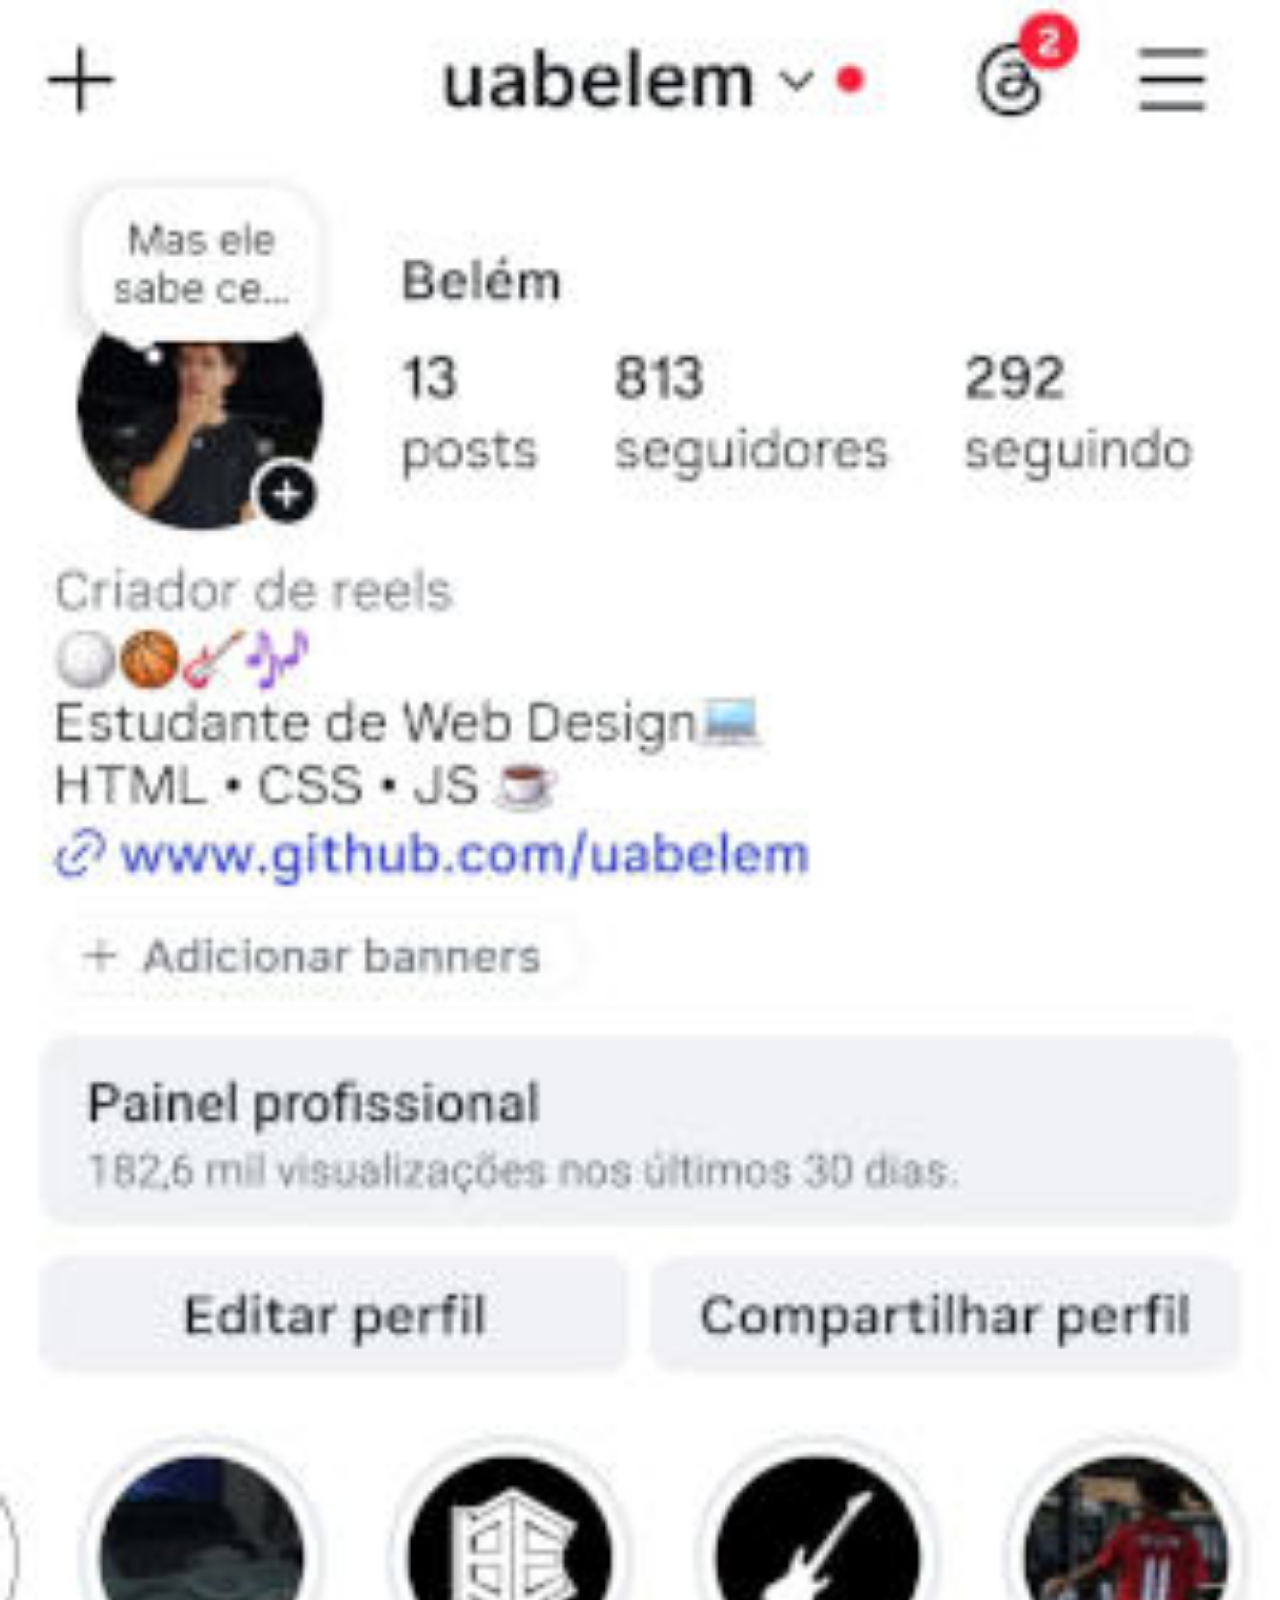
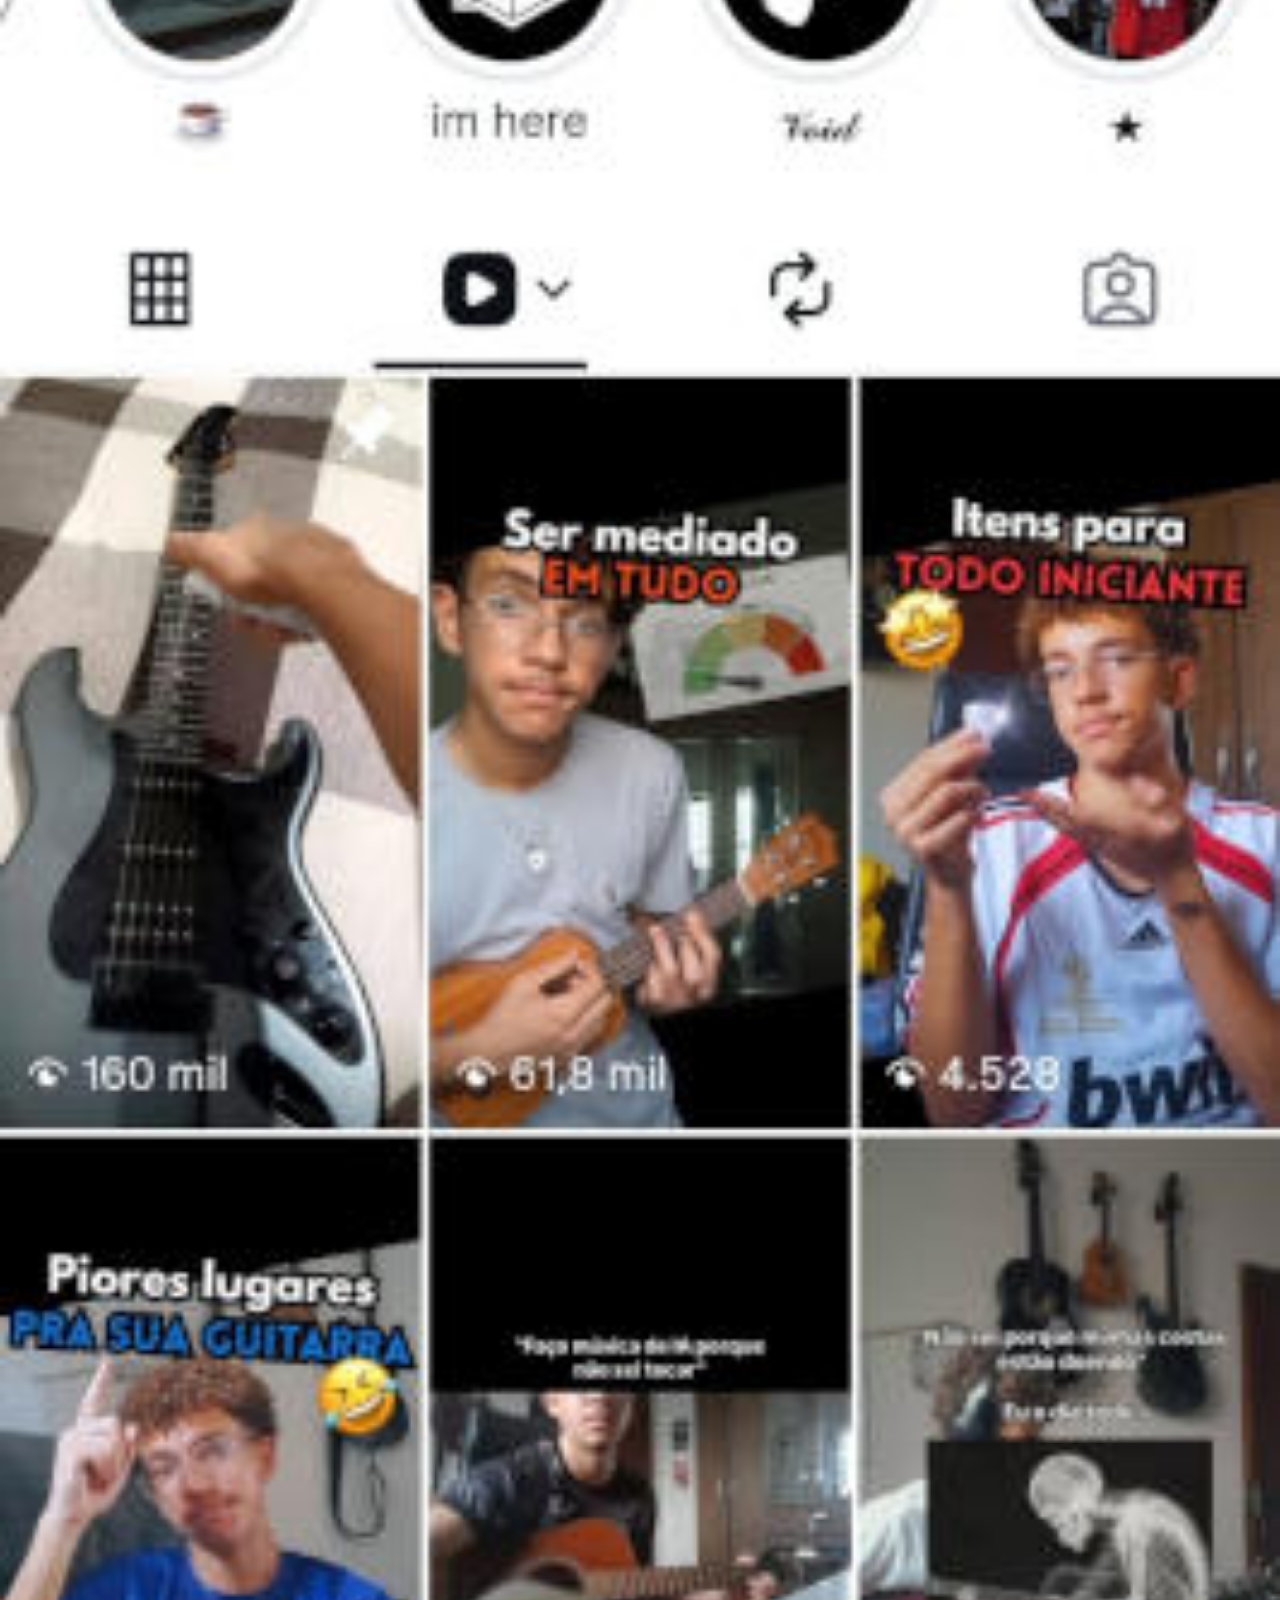
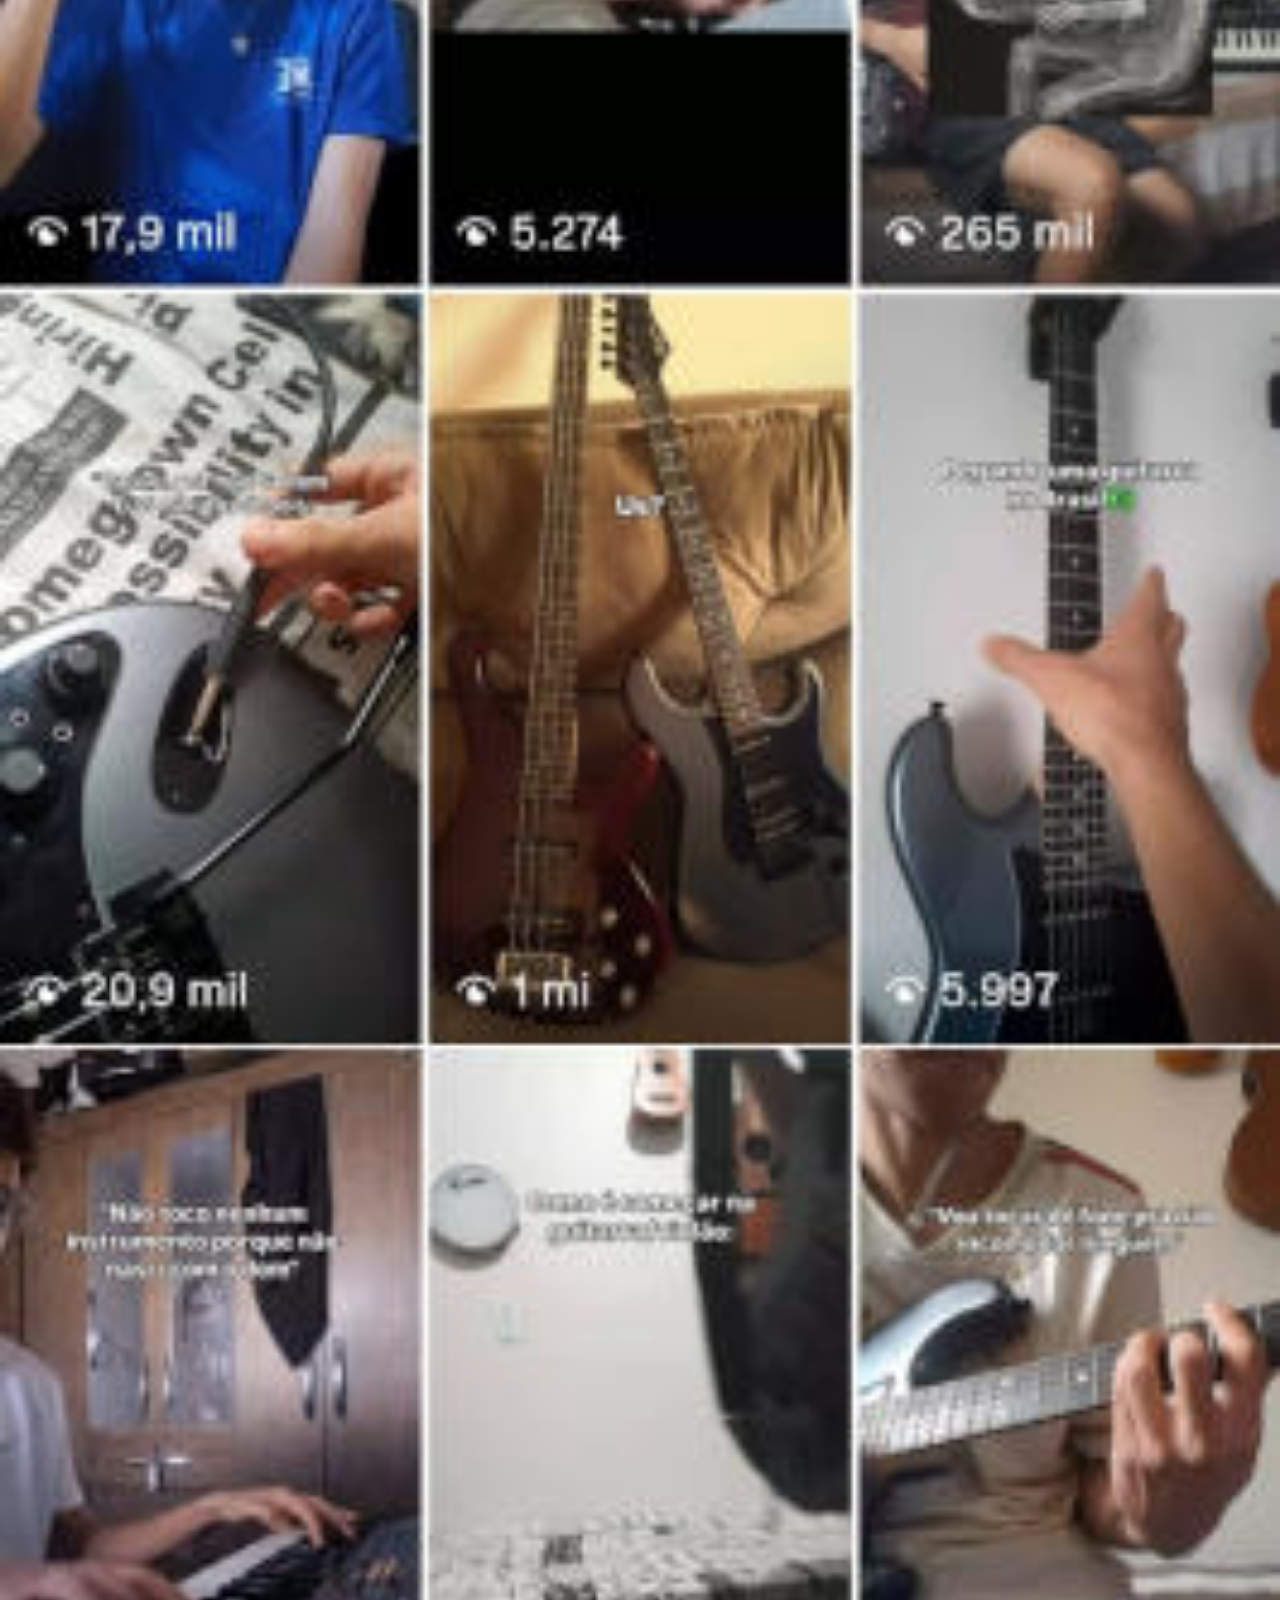
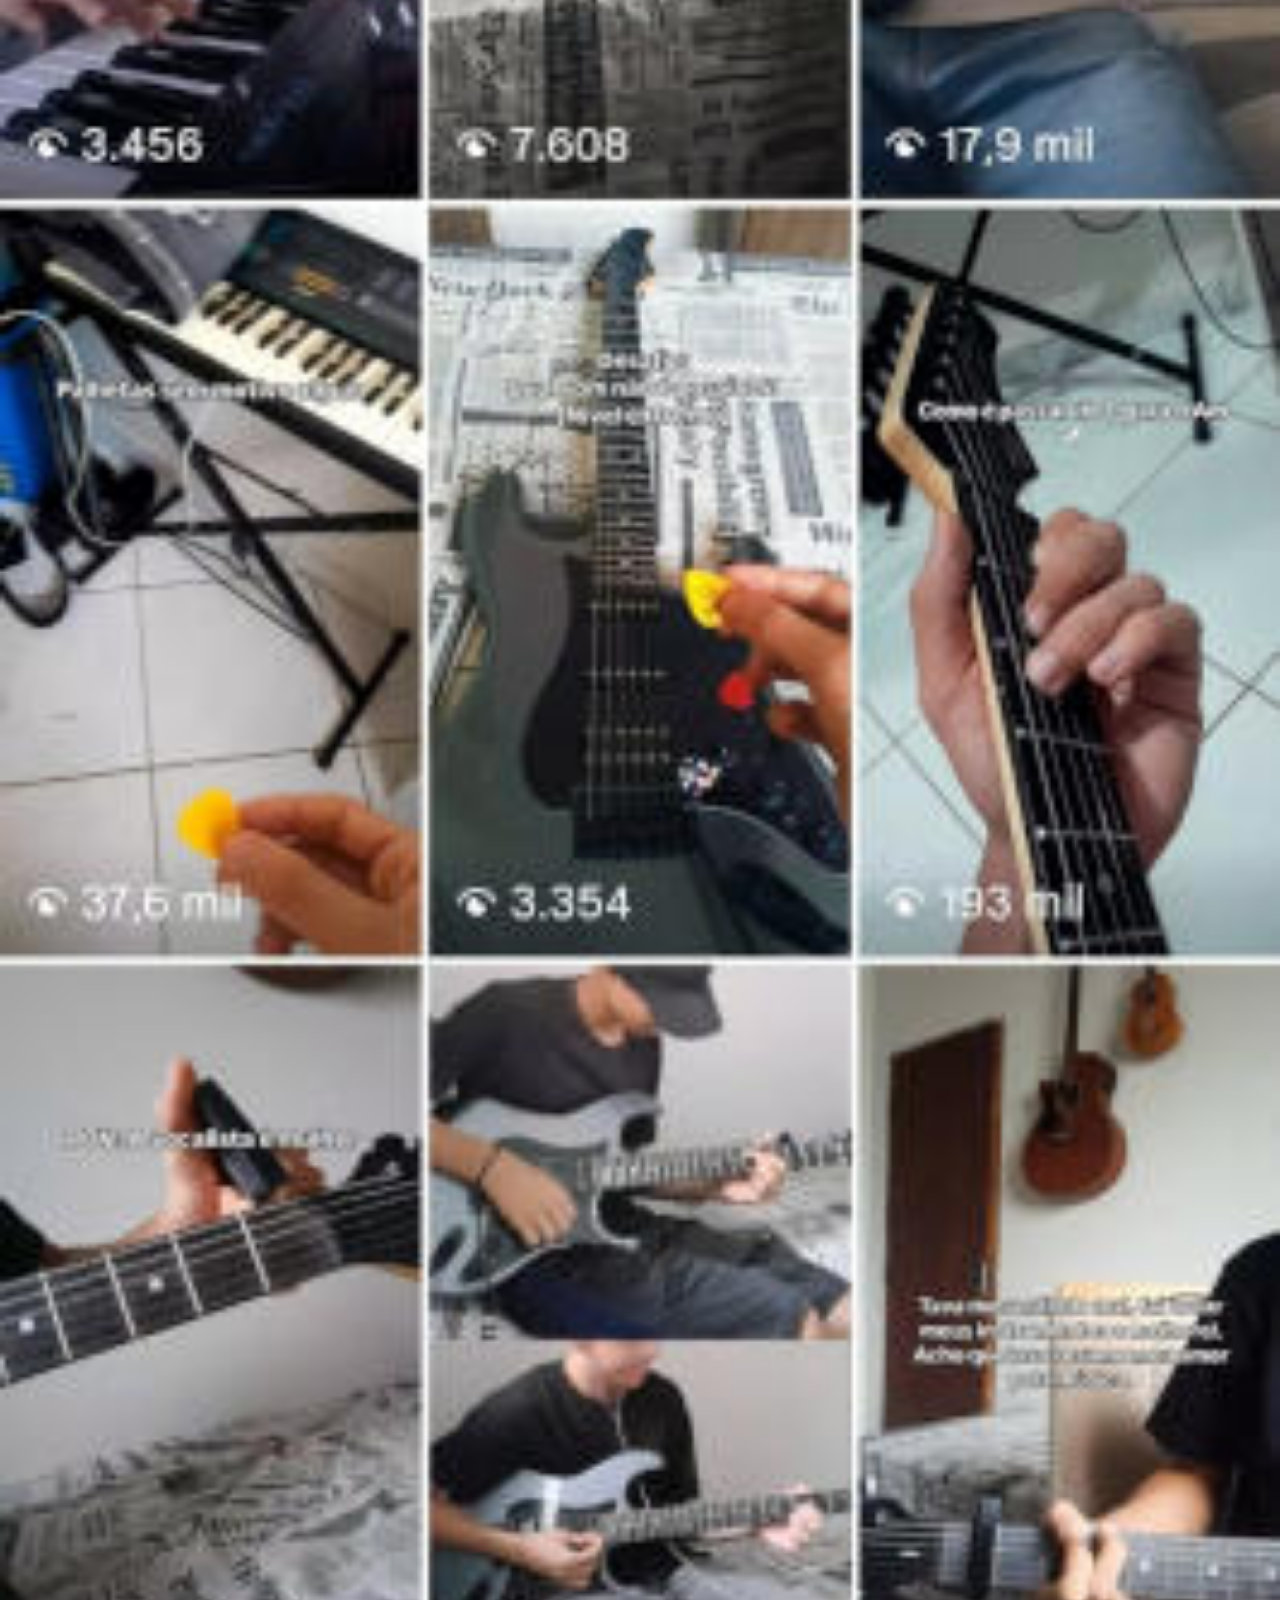
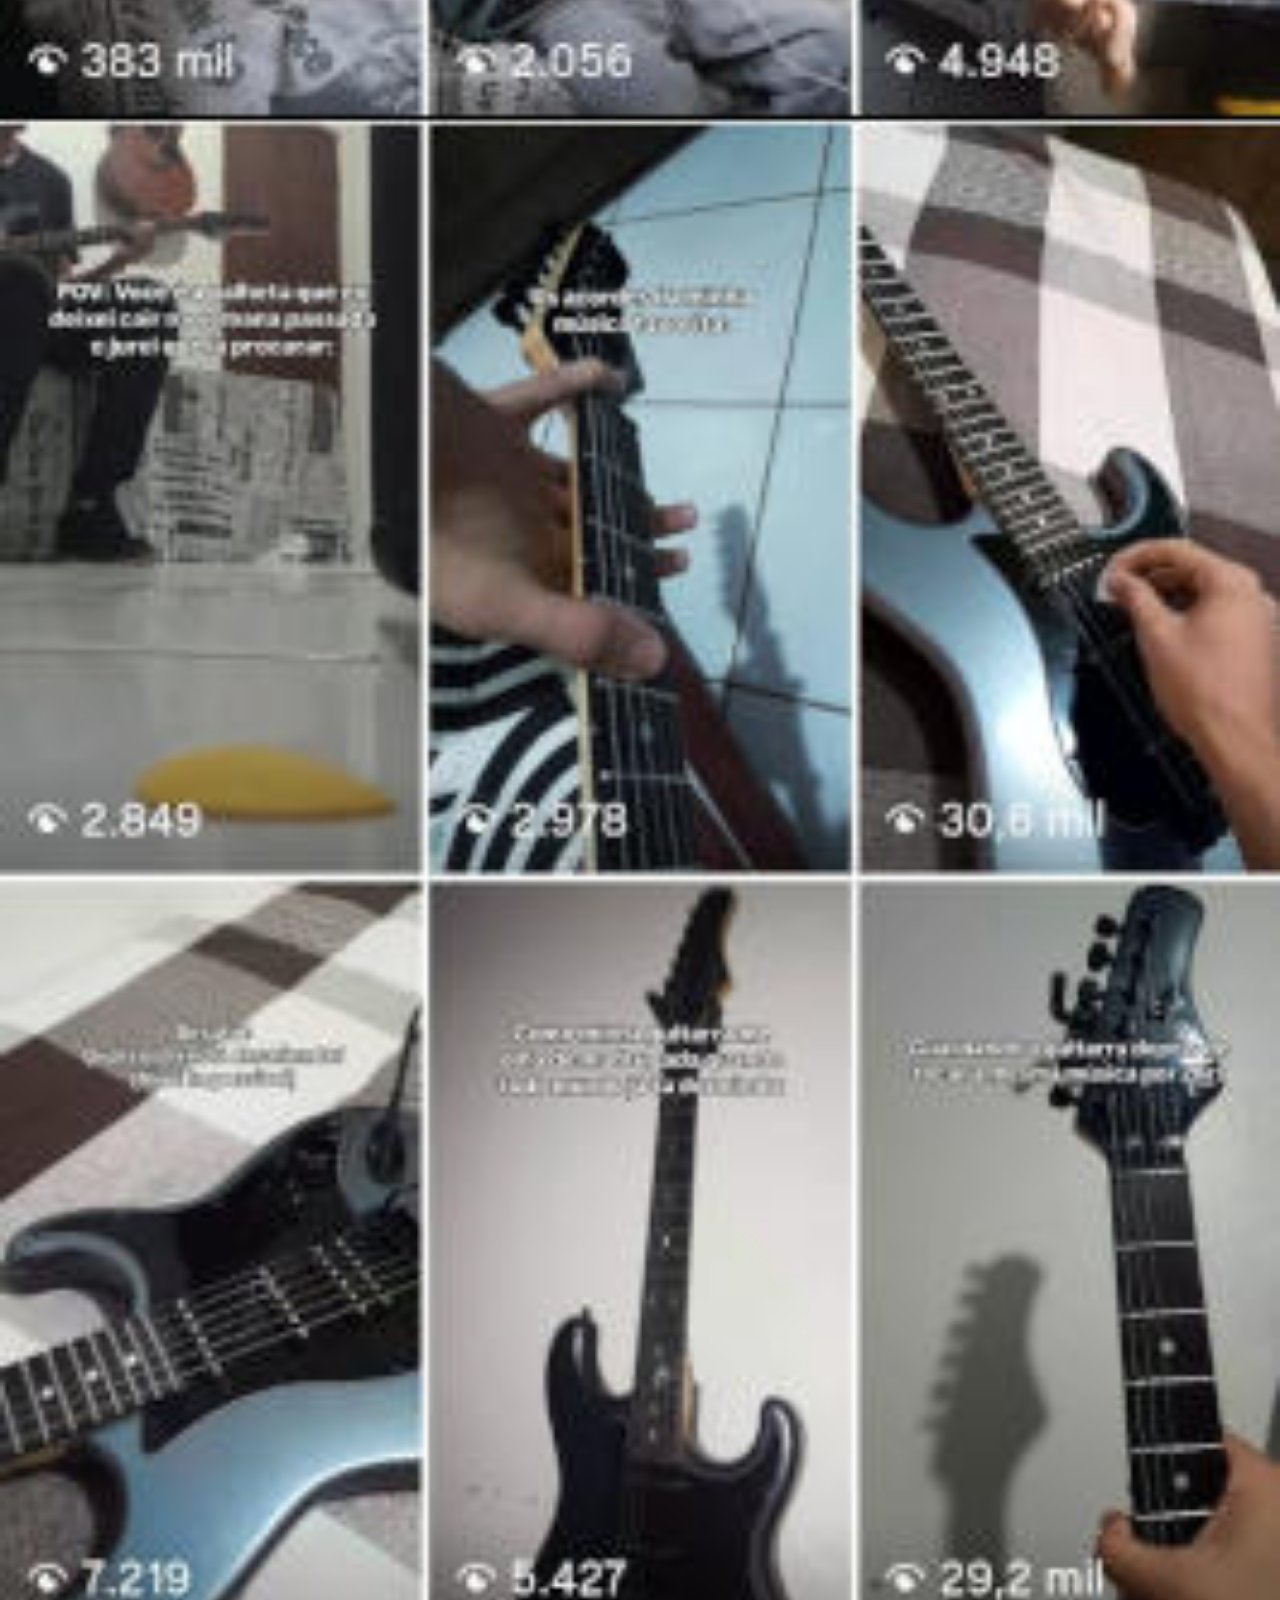
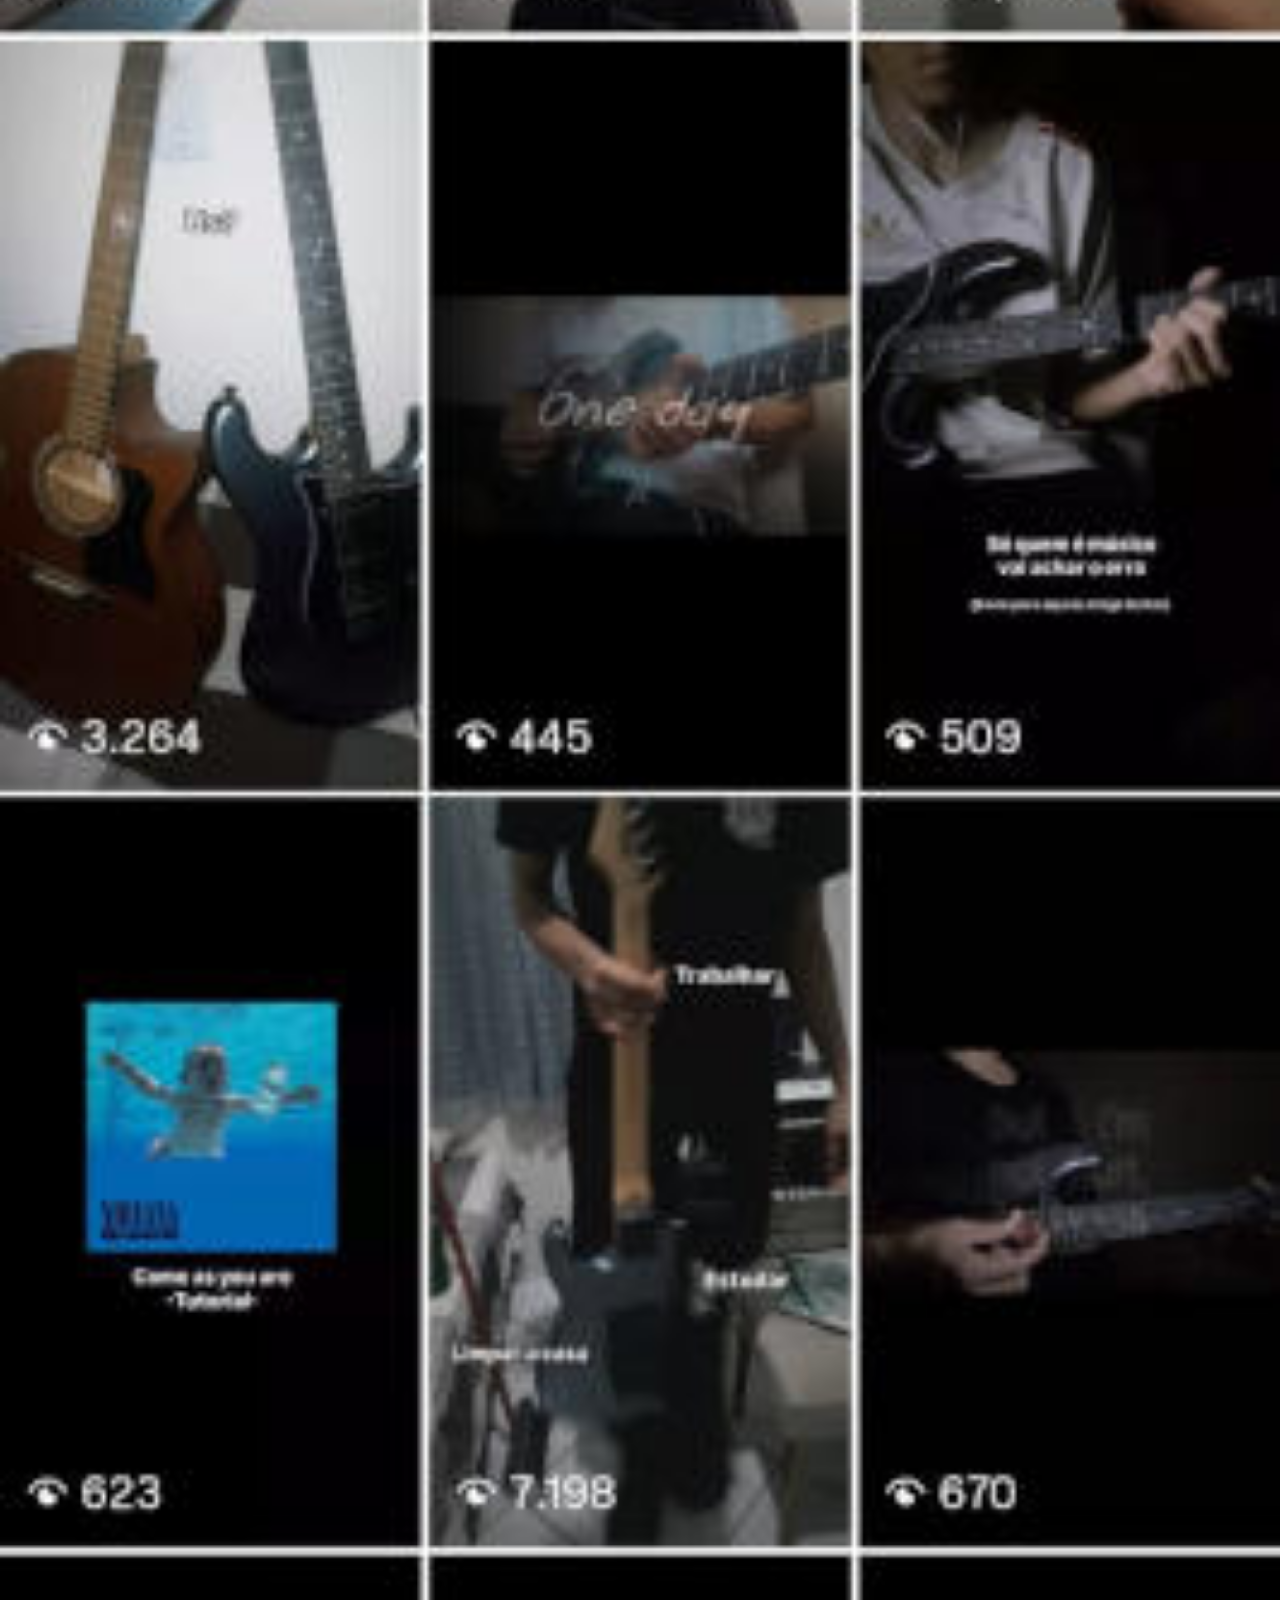
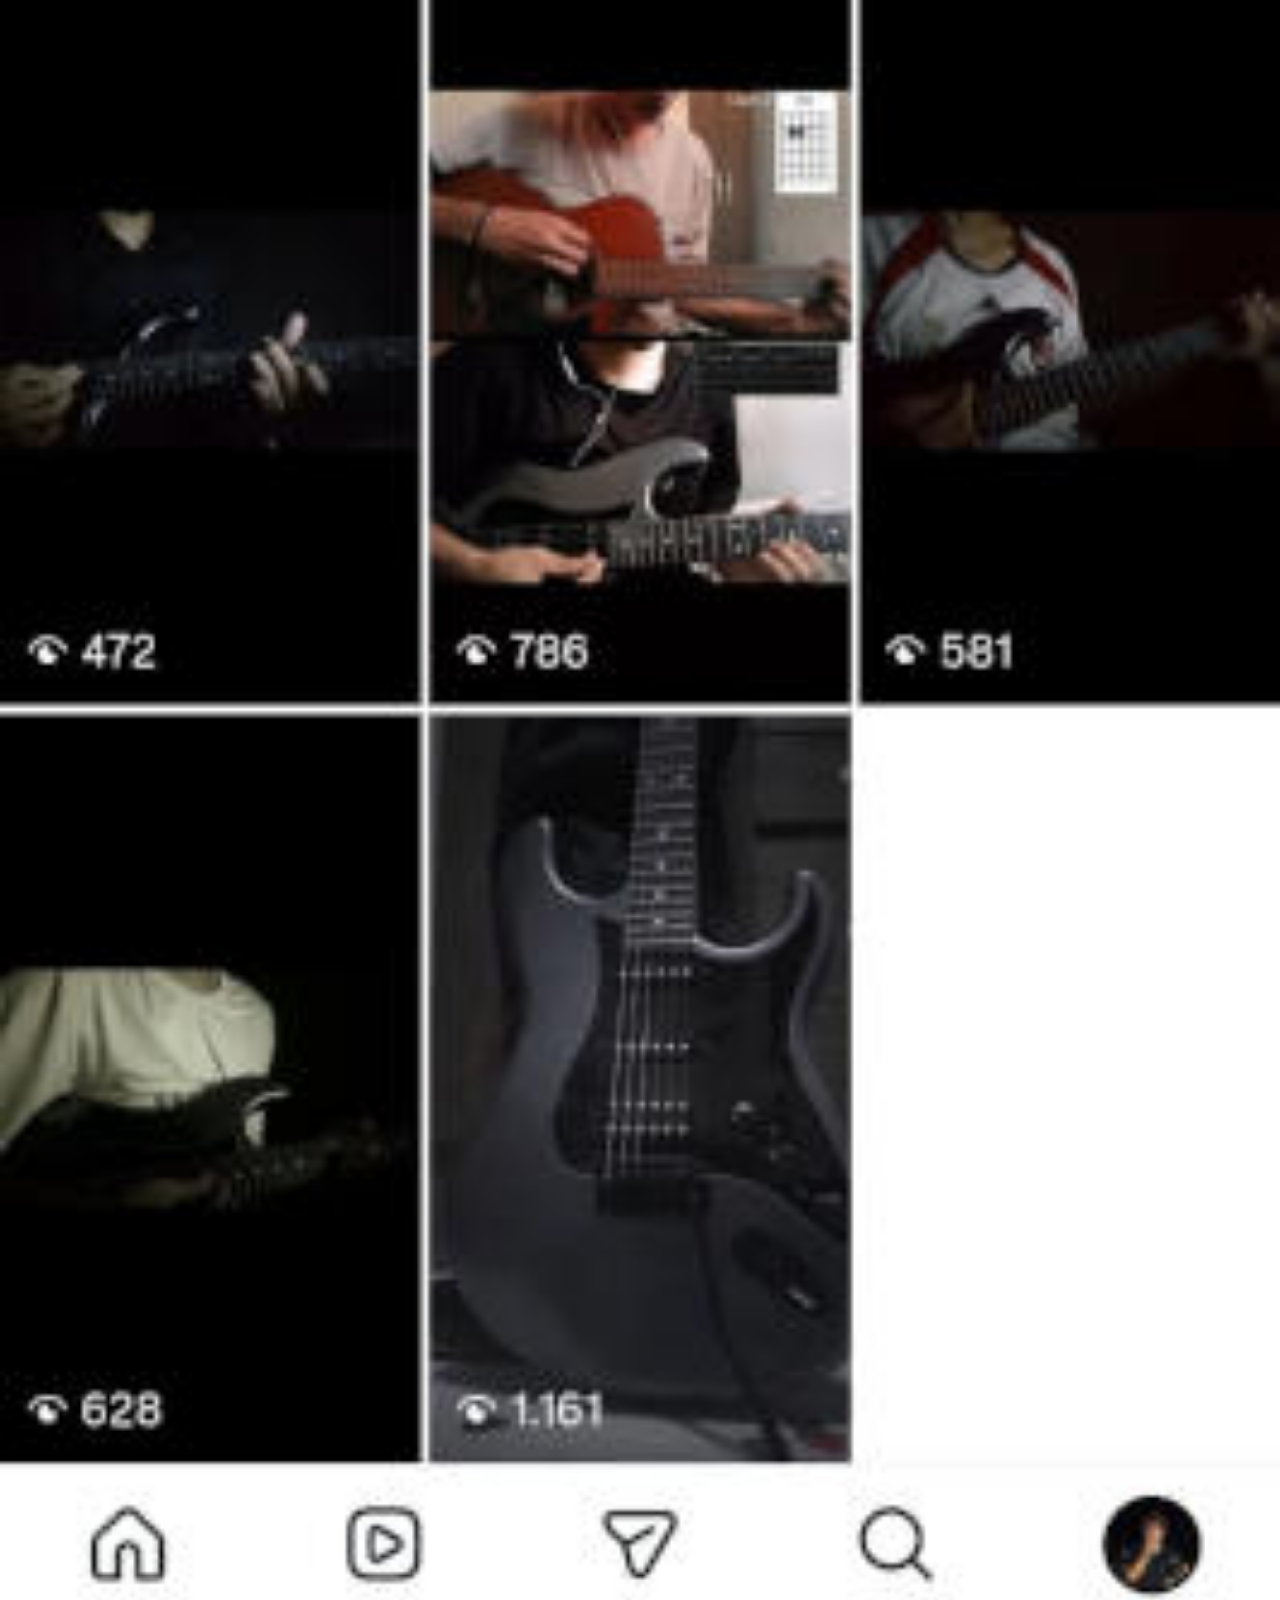
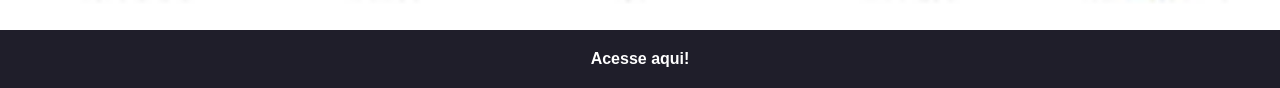
<file: html/insta.html>
<!DOCTYPE html>
<html lang="pt-br">
<head>
    <meta charset="UTF-8">
    <meta name="viewport" content="width=device-width, initial-scale=1.0">
    <title>instagram</title>
    <link rel="stylesheet" href="../css/redes.css">
</head>
<body>
    <img src="../img/instagram.jpg" alt="Instagram page">
    <a href="https://www.instagram.com/uabelem/"  target="_blank">Acesse aqui!</a>
</body>
</html>
</file>
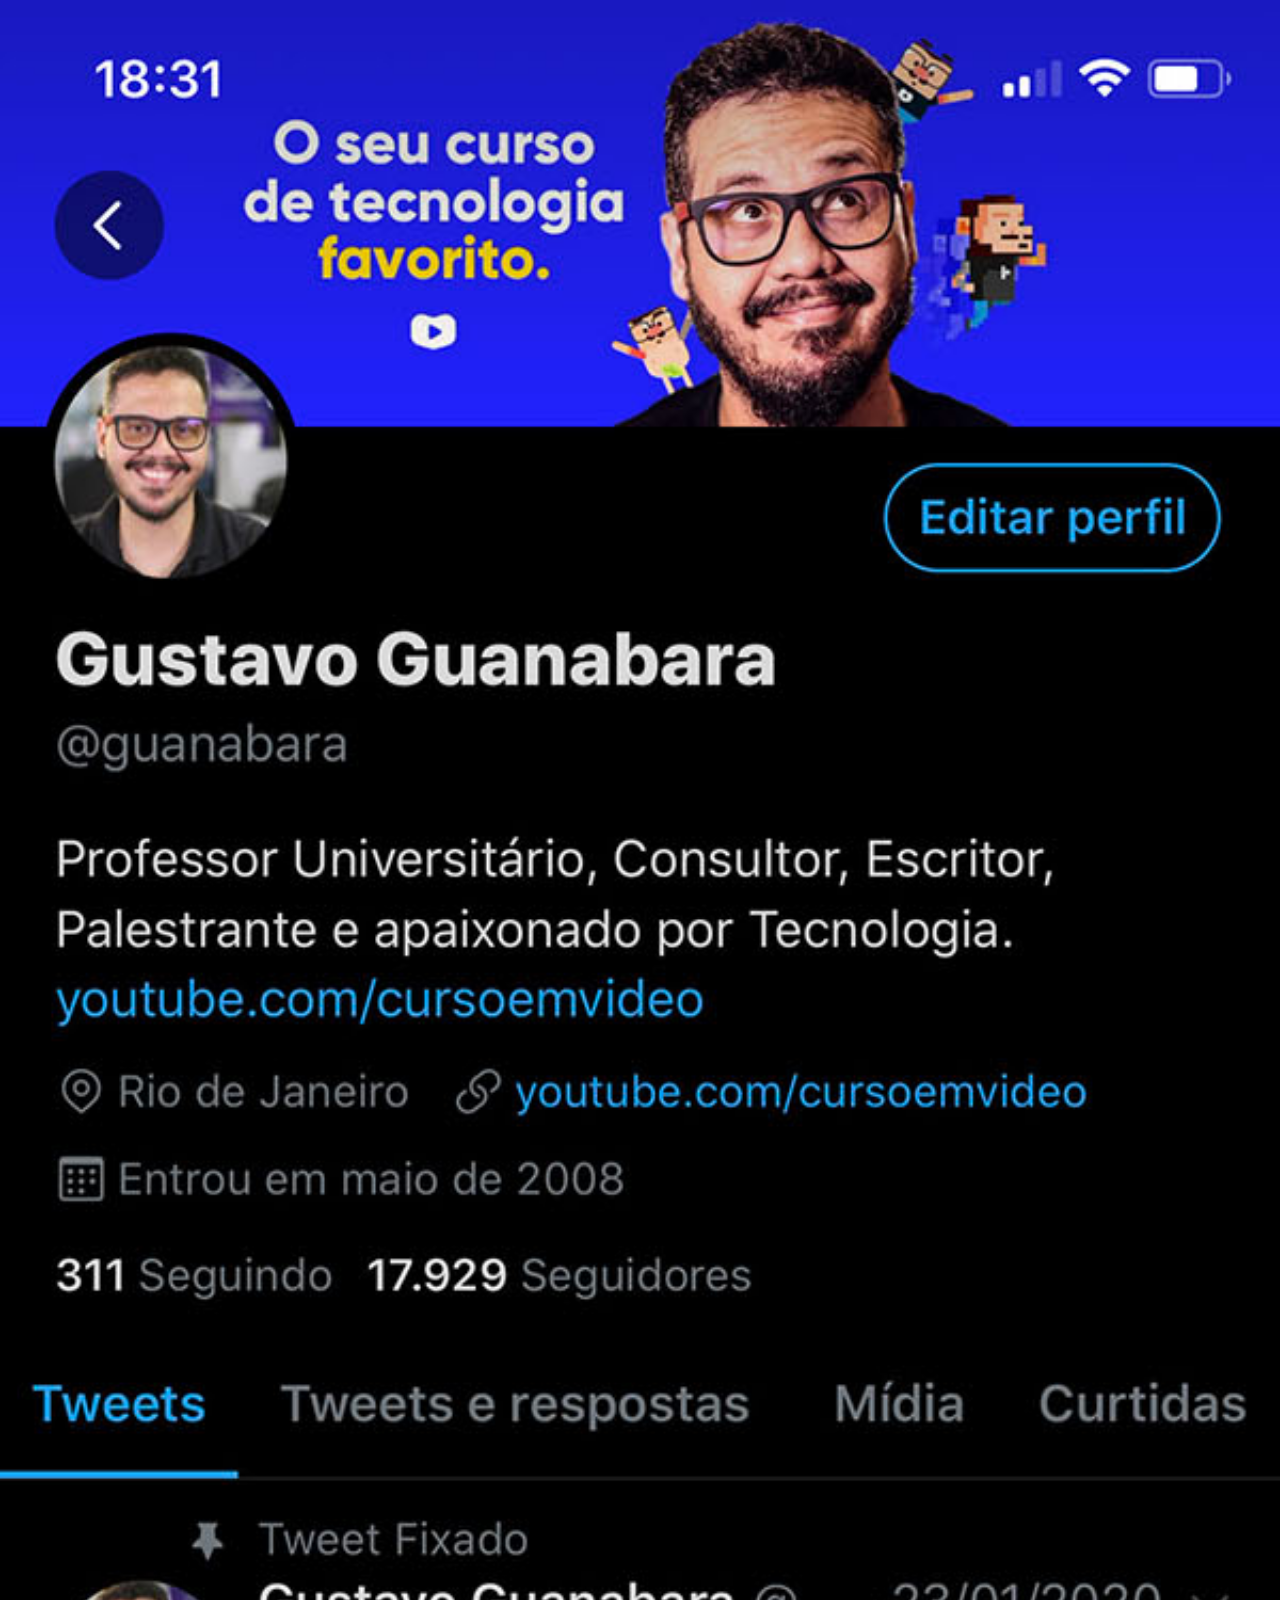
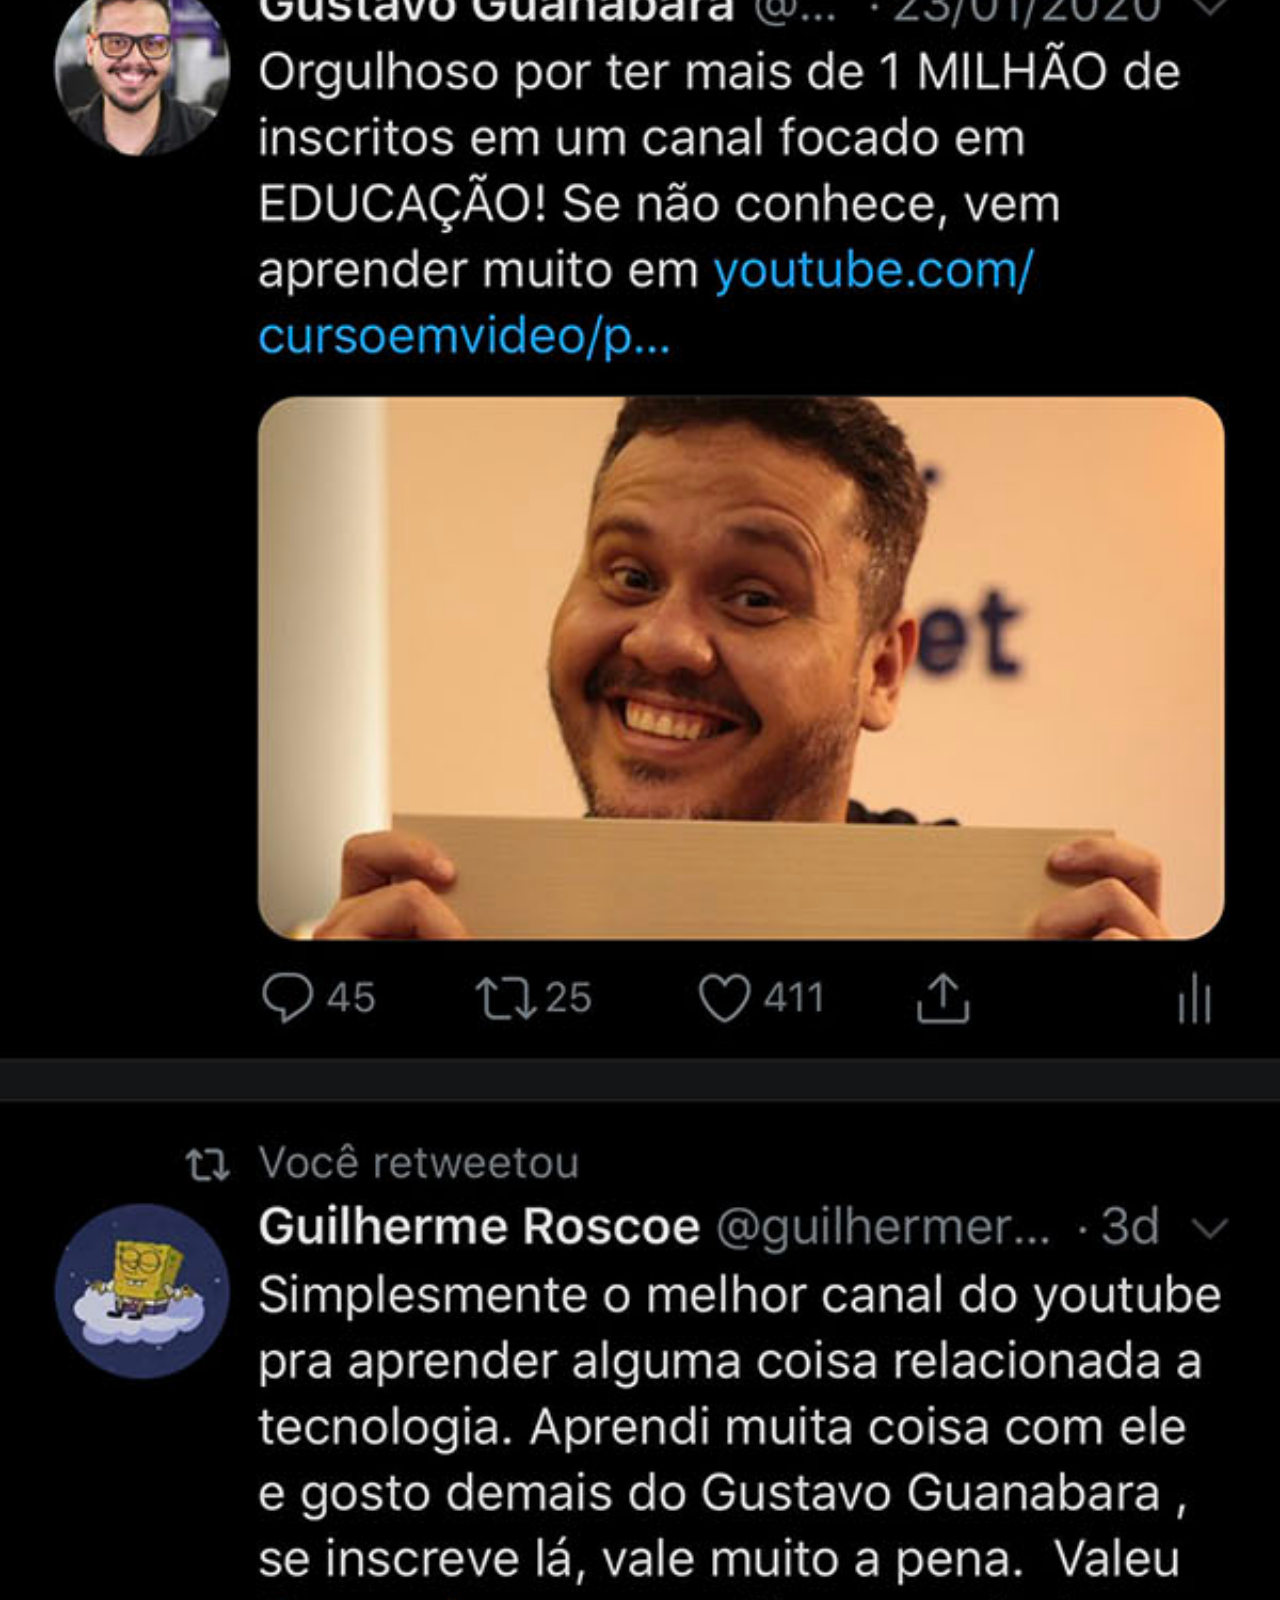
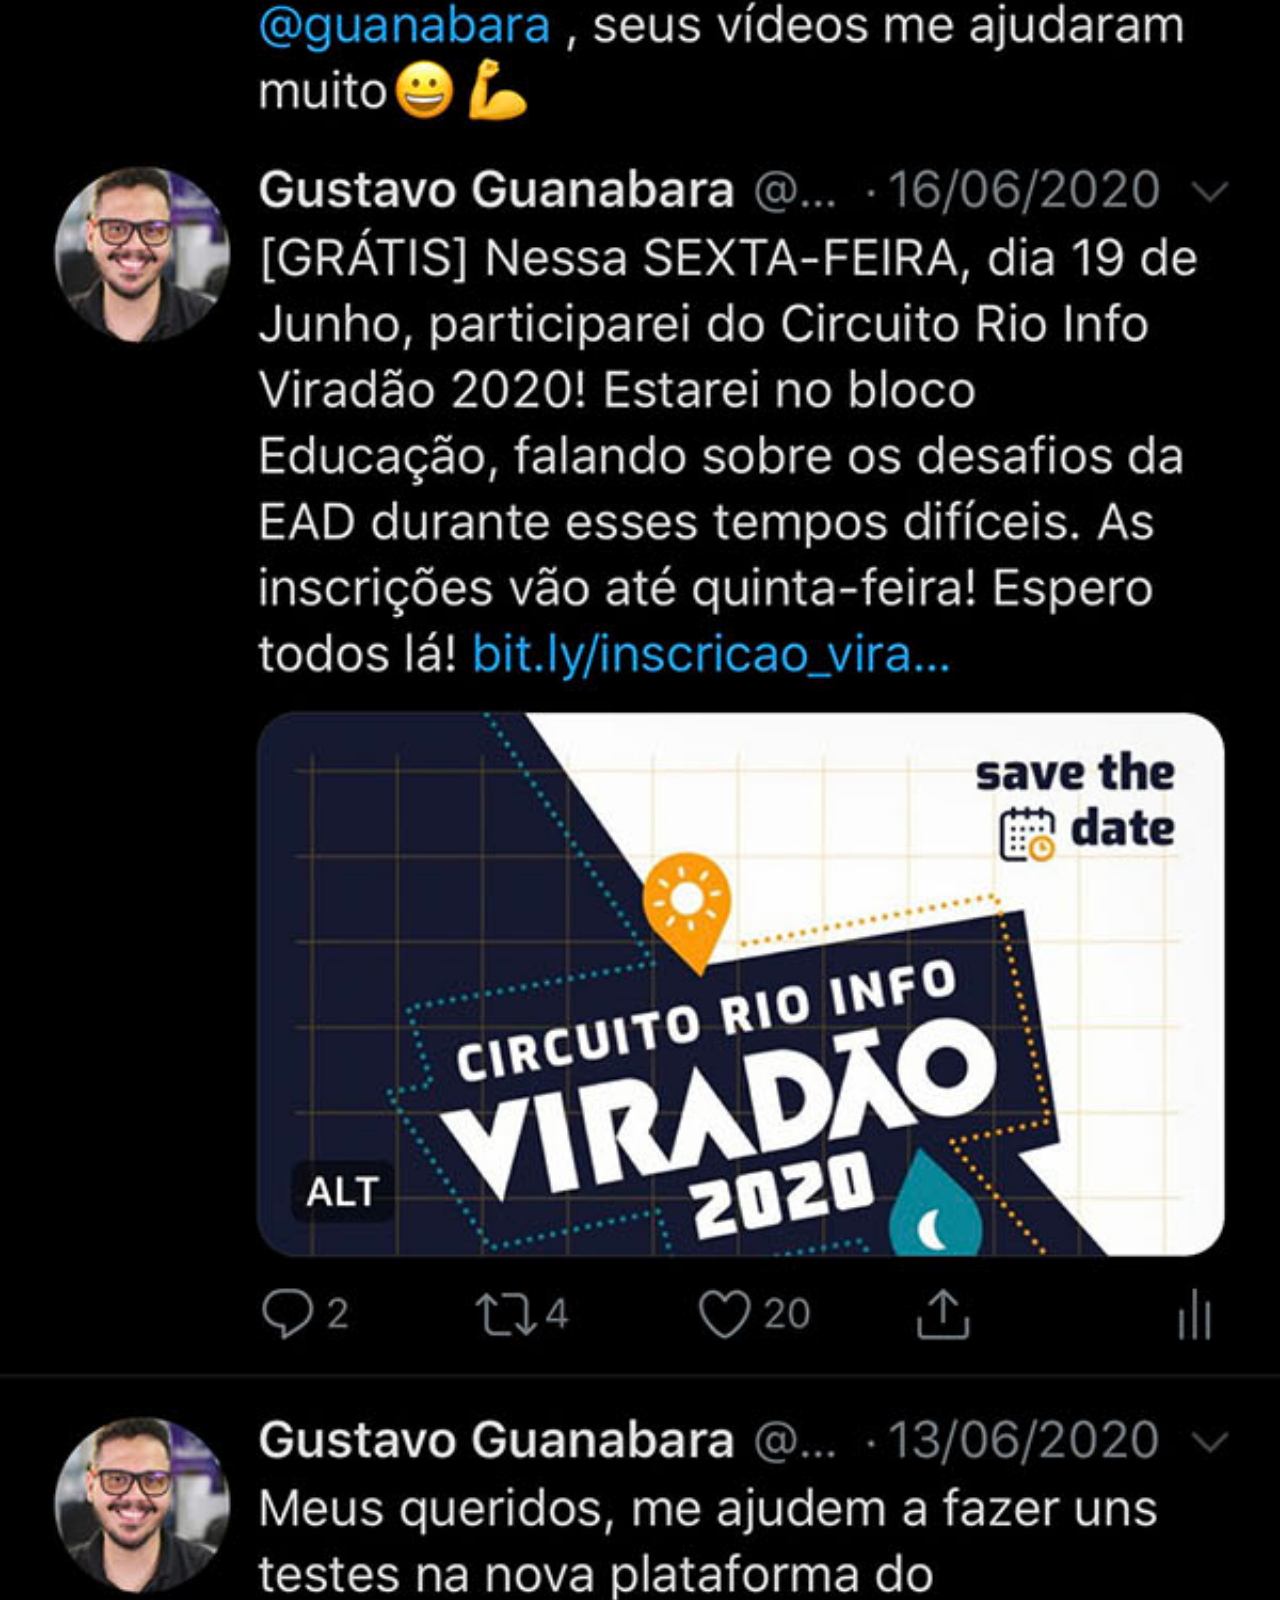
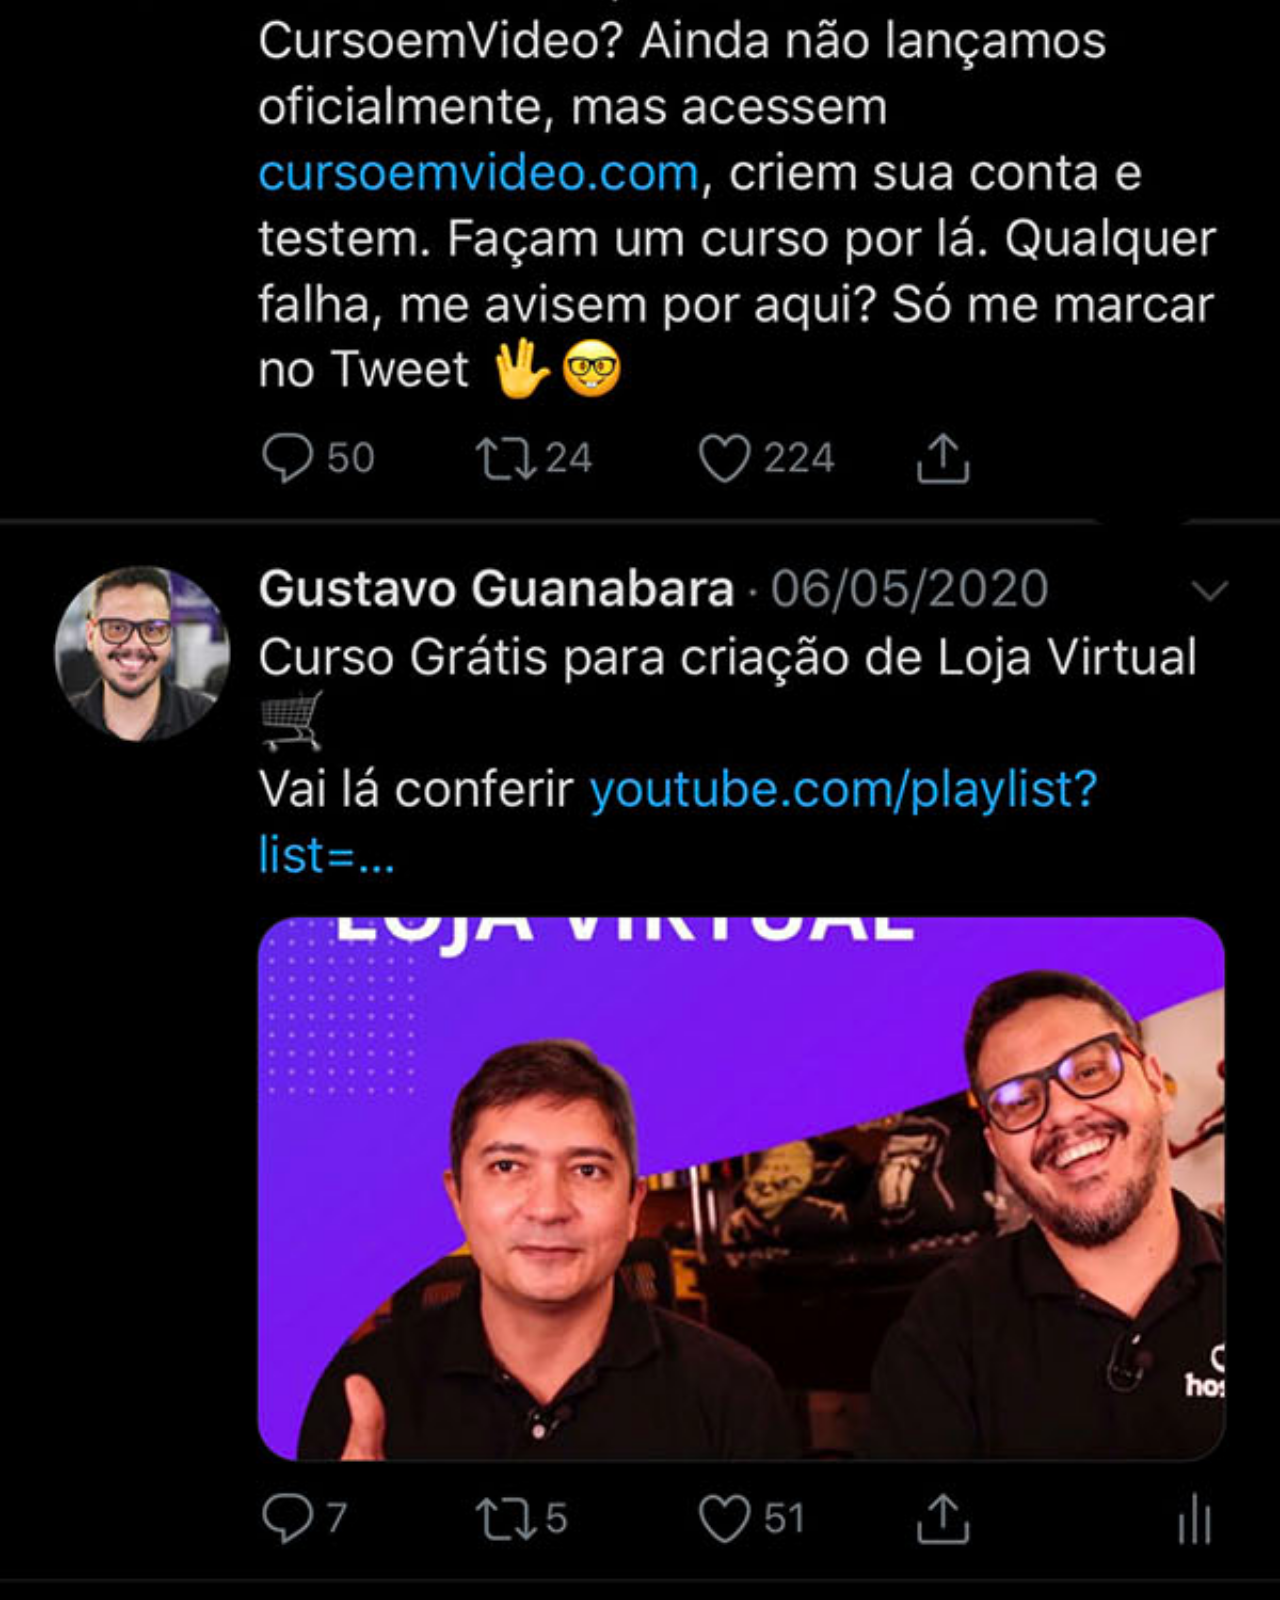
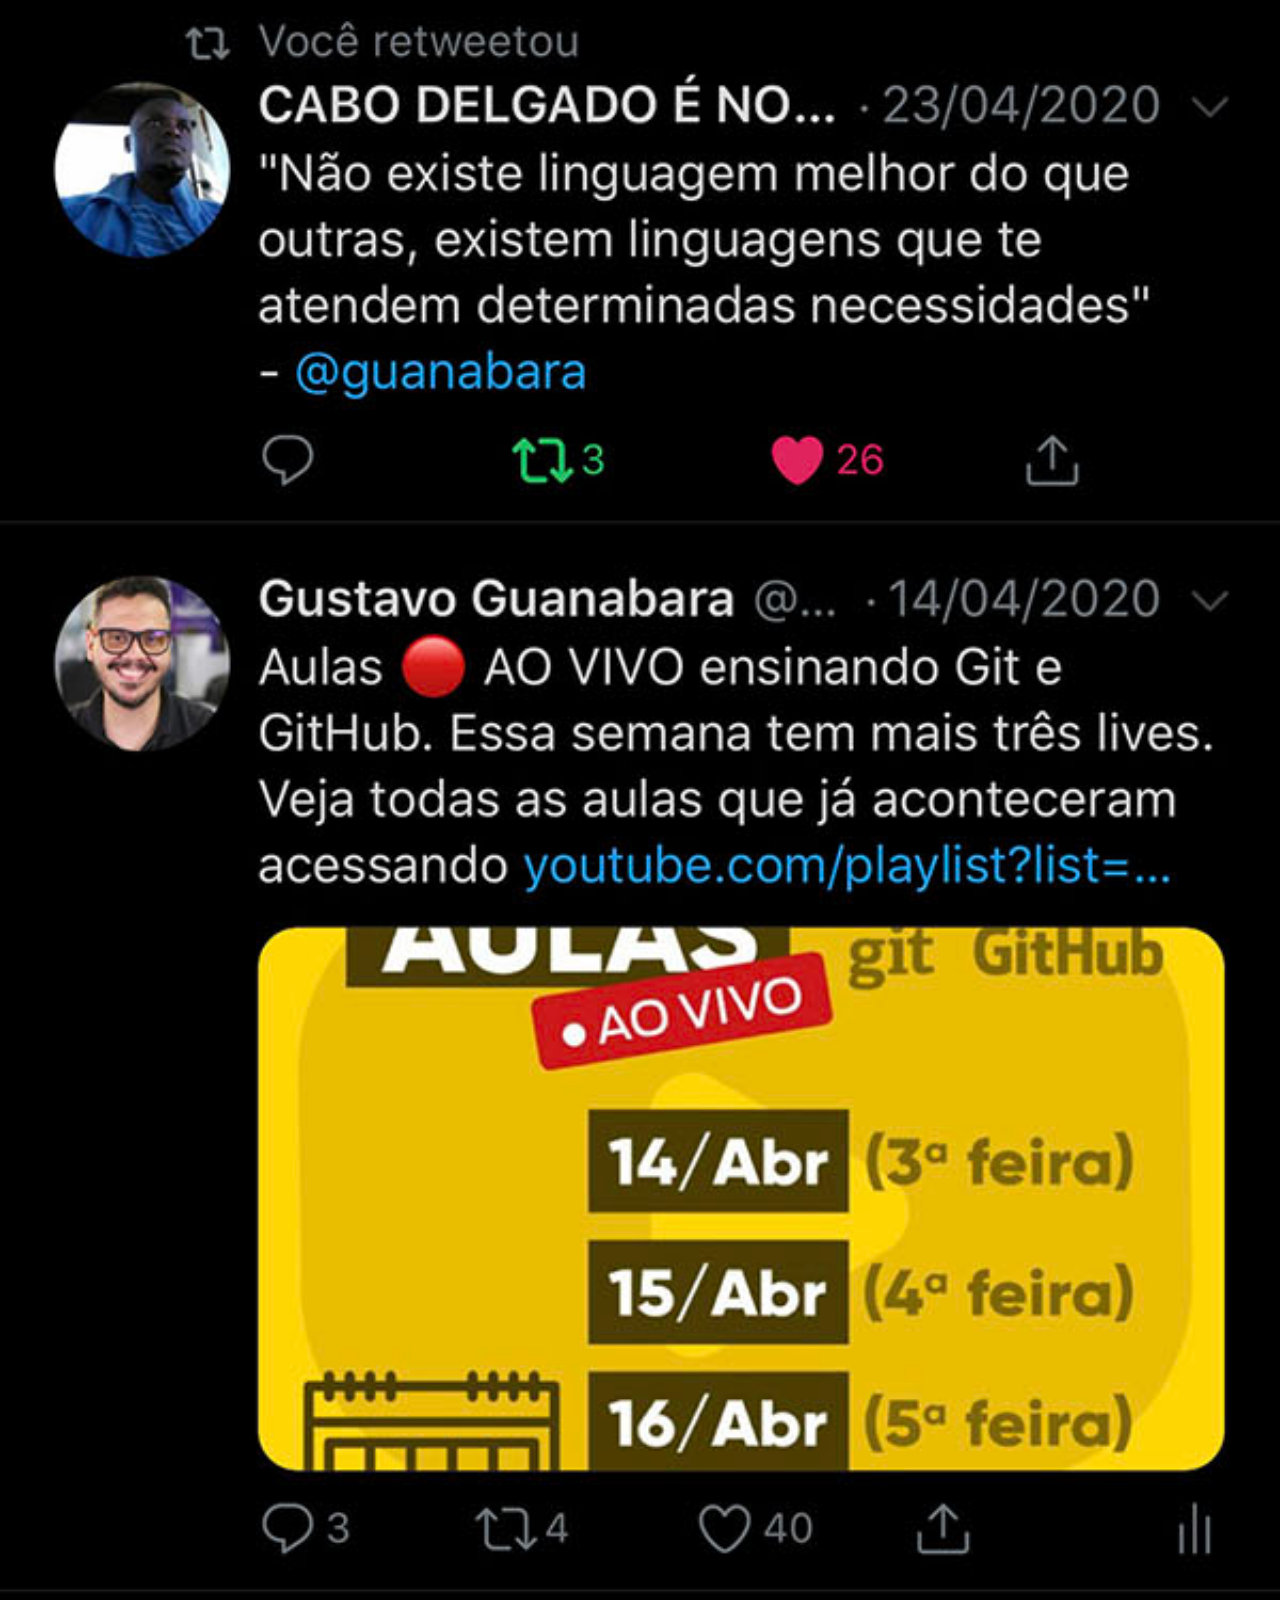
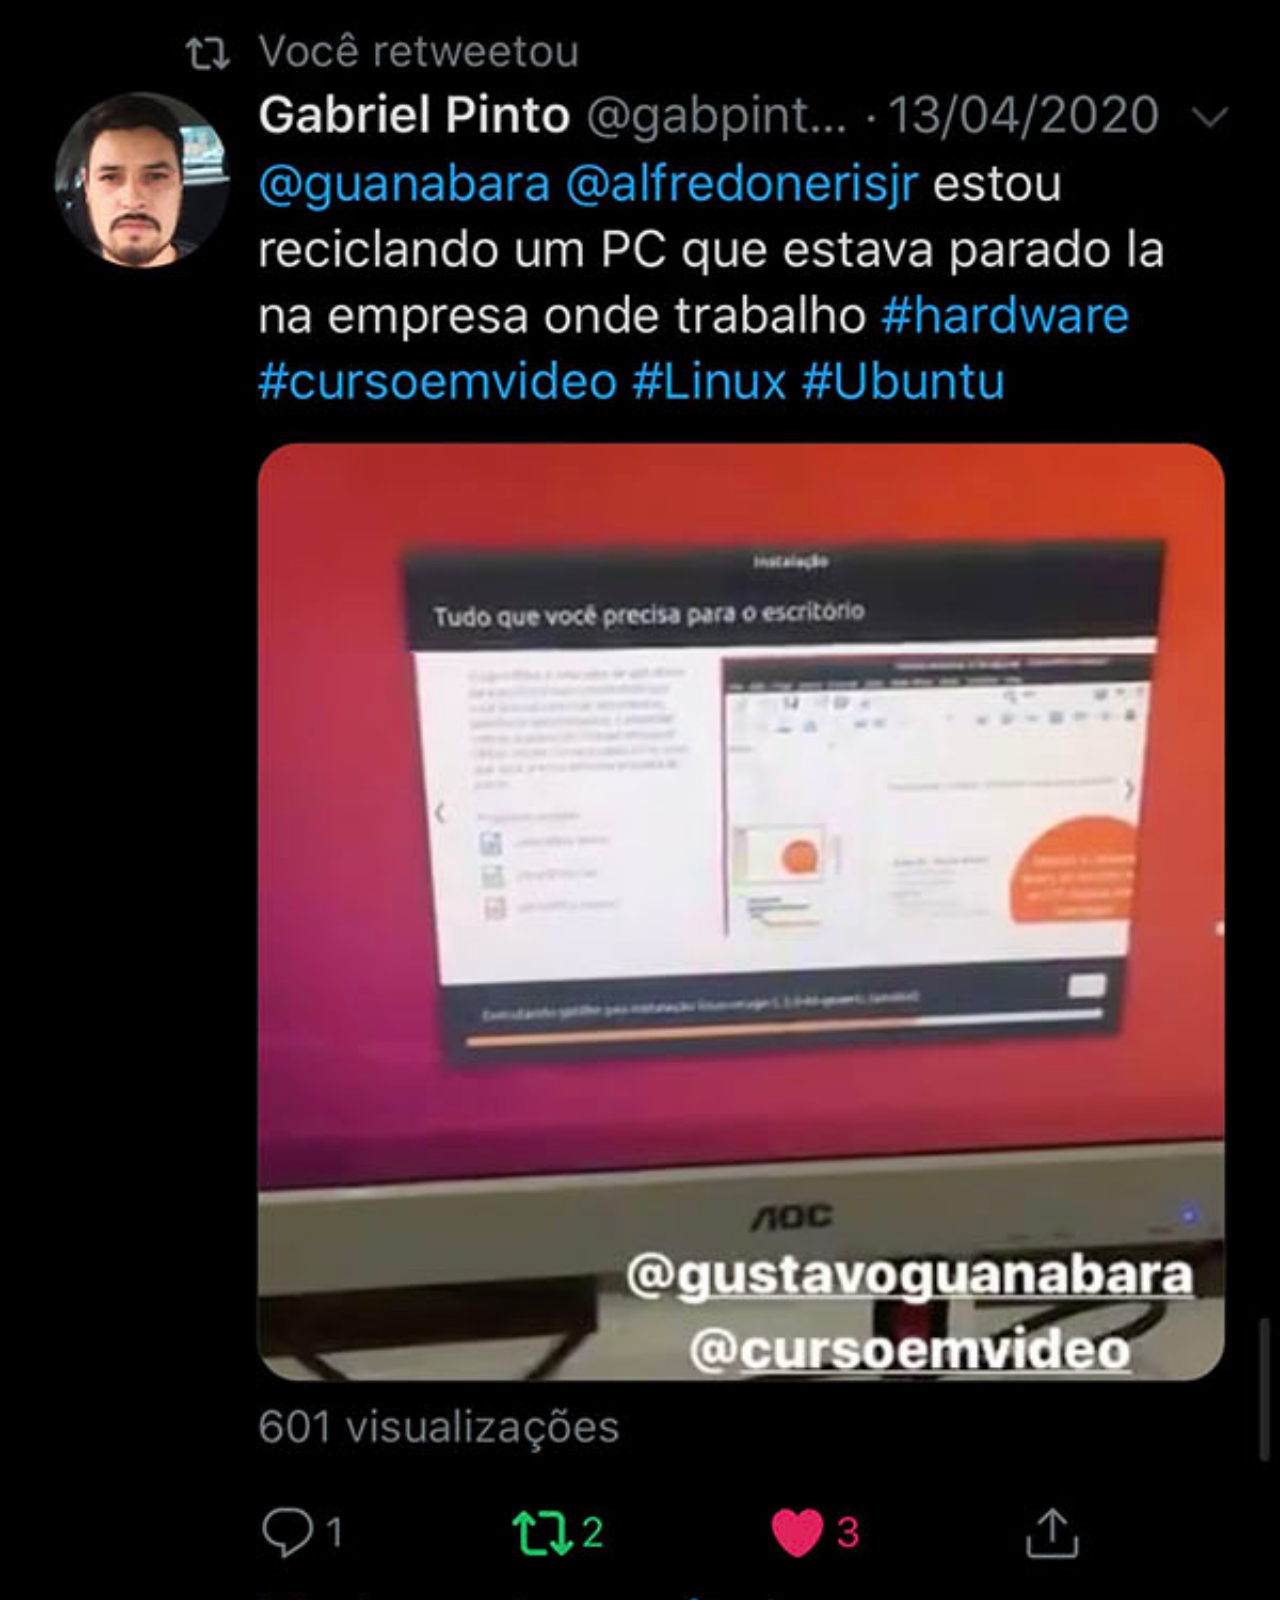
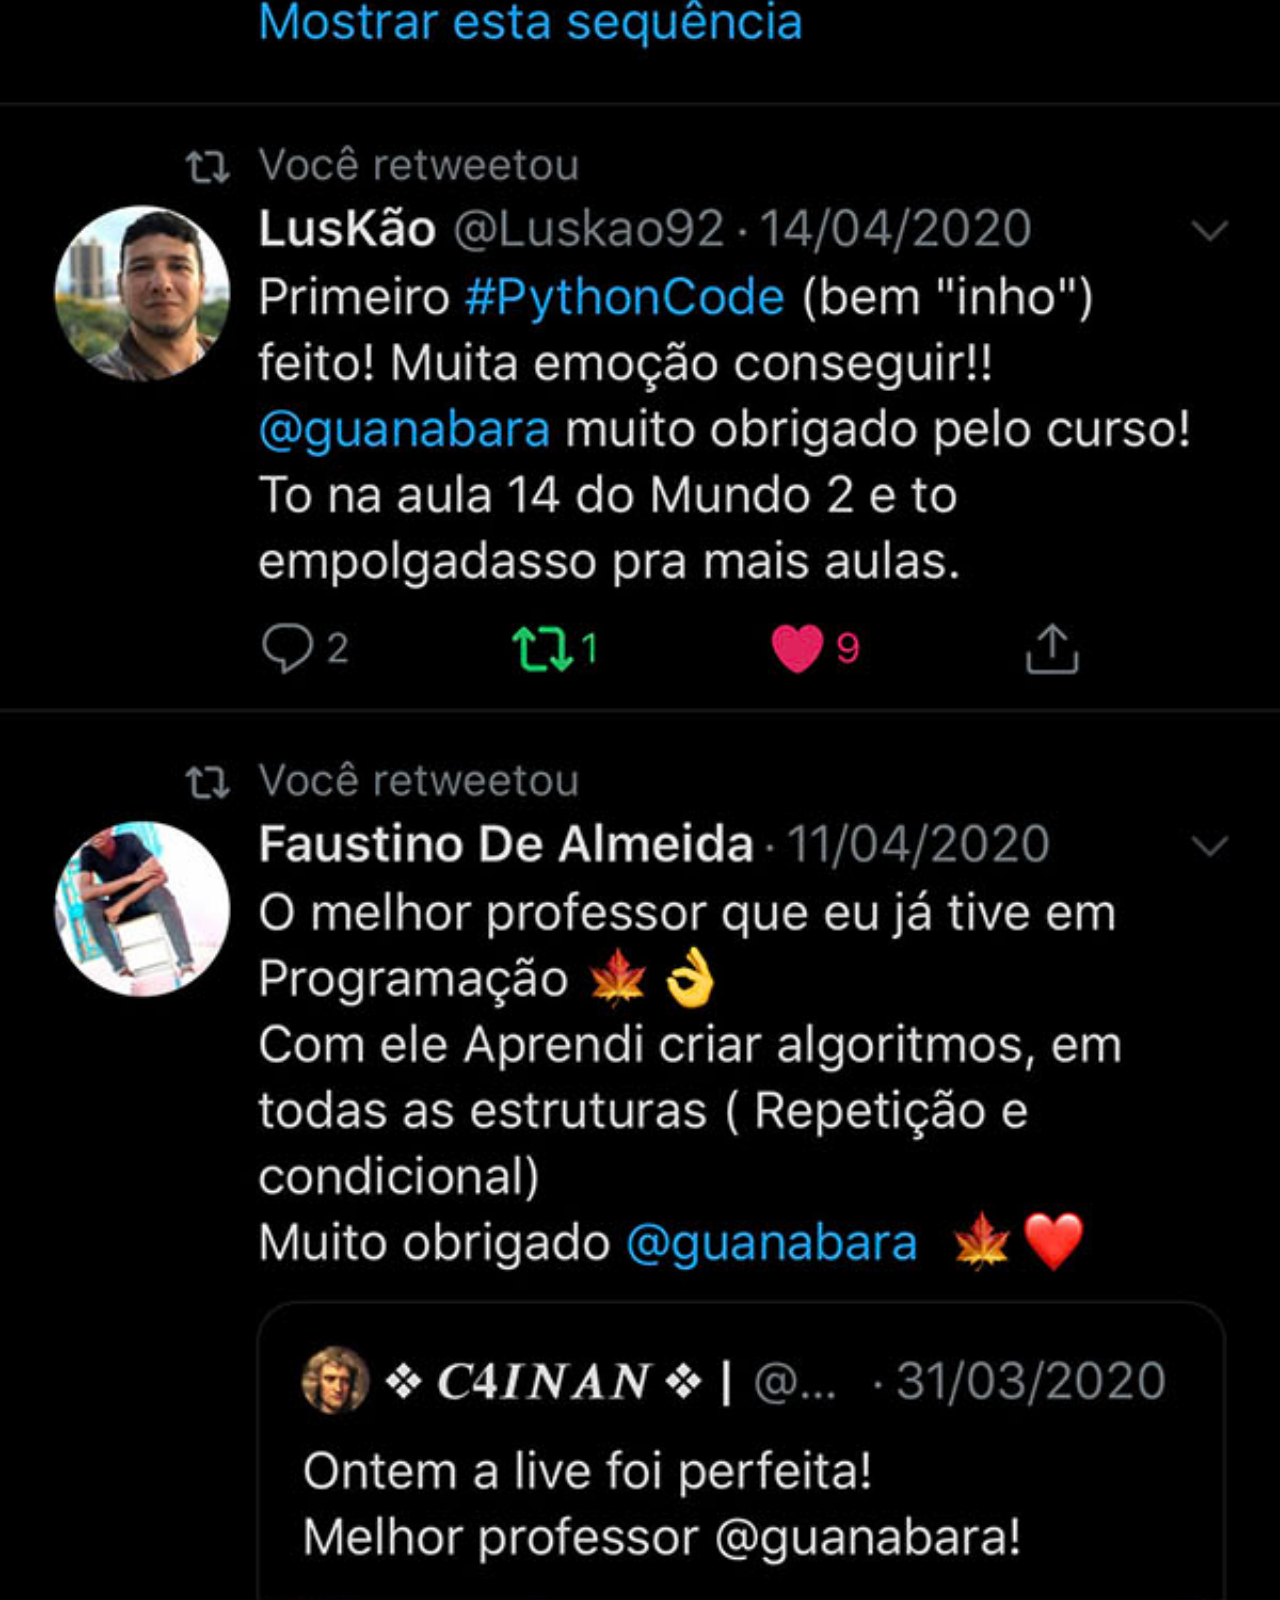
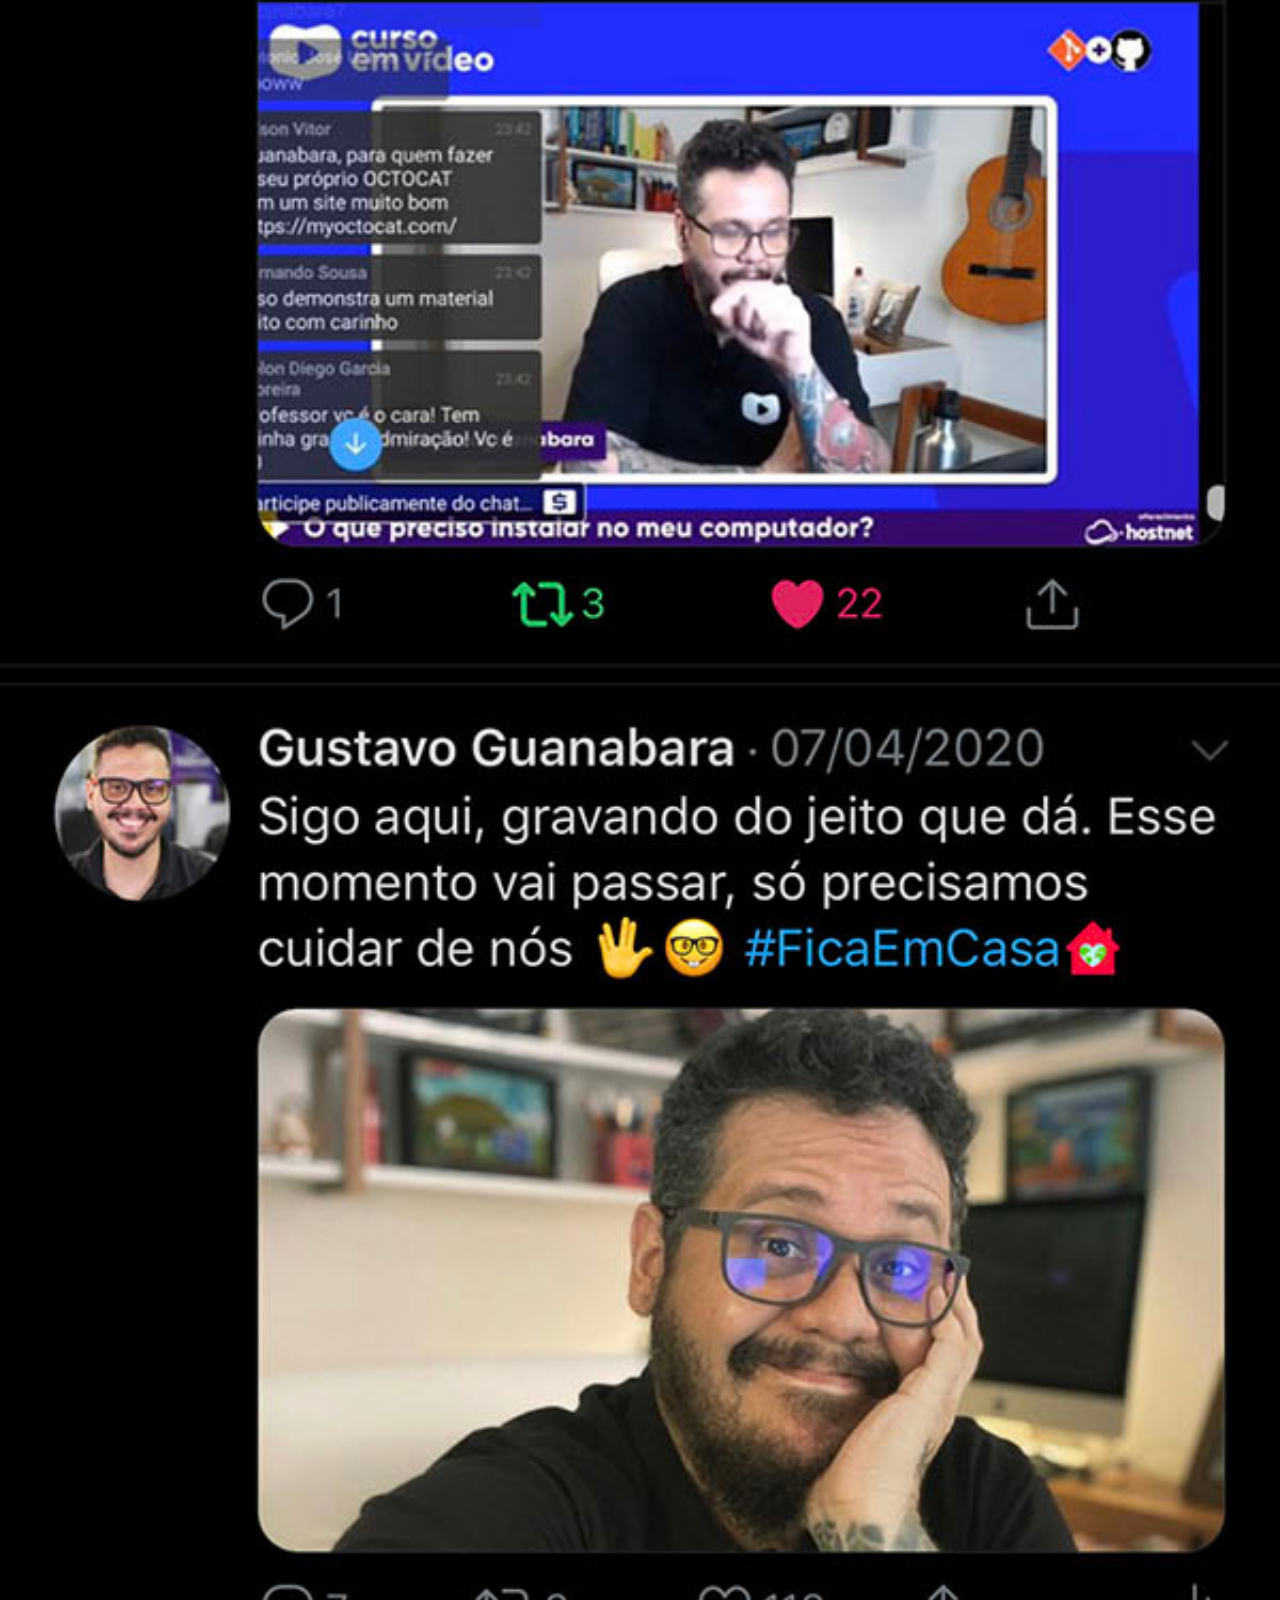
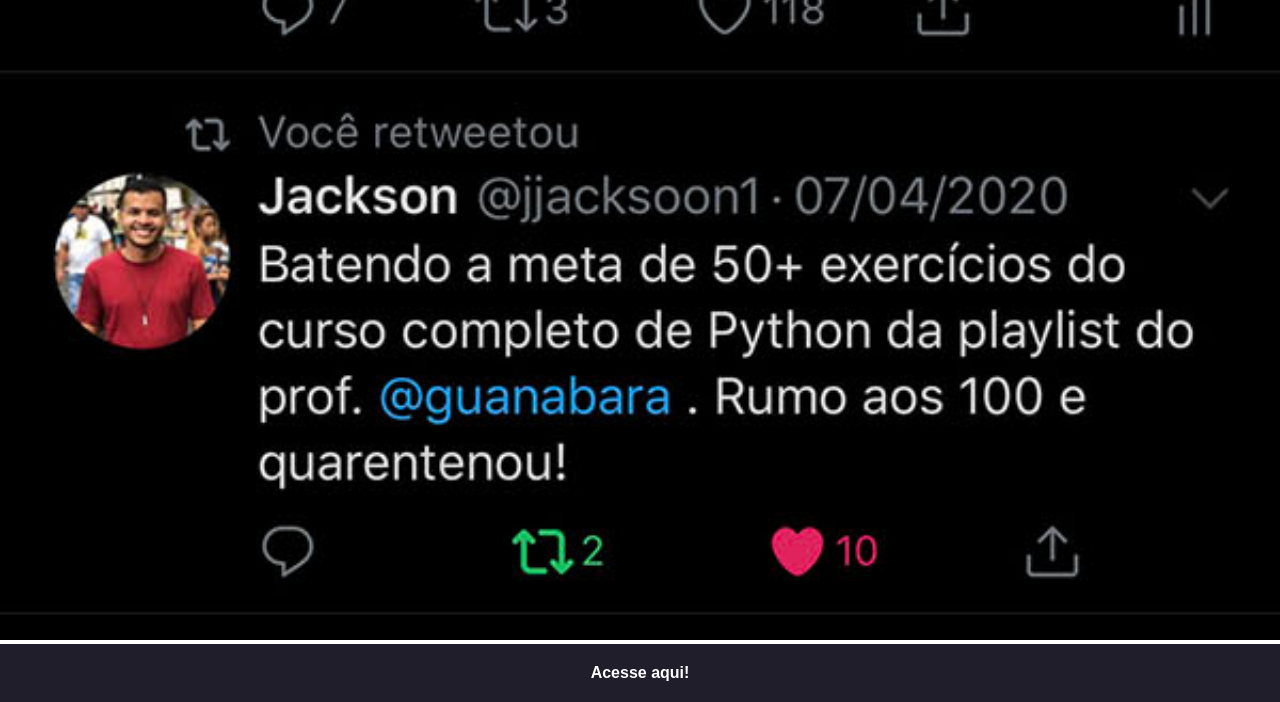
<file: html/x.html>
<!DOCTYPE html>
<html lang="pt-br">
<head>
    <meta charset="UTF-8">
    <meta name="viewport" content="width=device-width, initial-scale=1.0">
    <title>x</title>
    <link rel="stylesheet" href="../css/redes.css">
</head>
<body>
    <img src="../img/tela-twitter.jpg" alt="X page">
    <a href="https://x.com/guanabara?lang=pt"  target="_blank">Acesse aqui!</a>
</body>
</html>
</file>
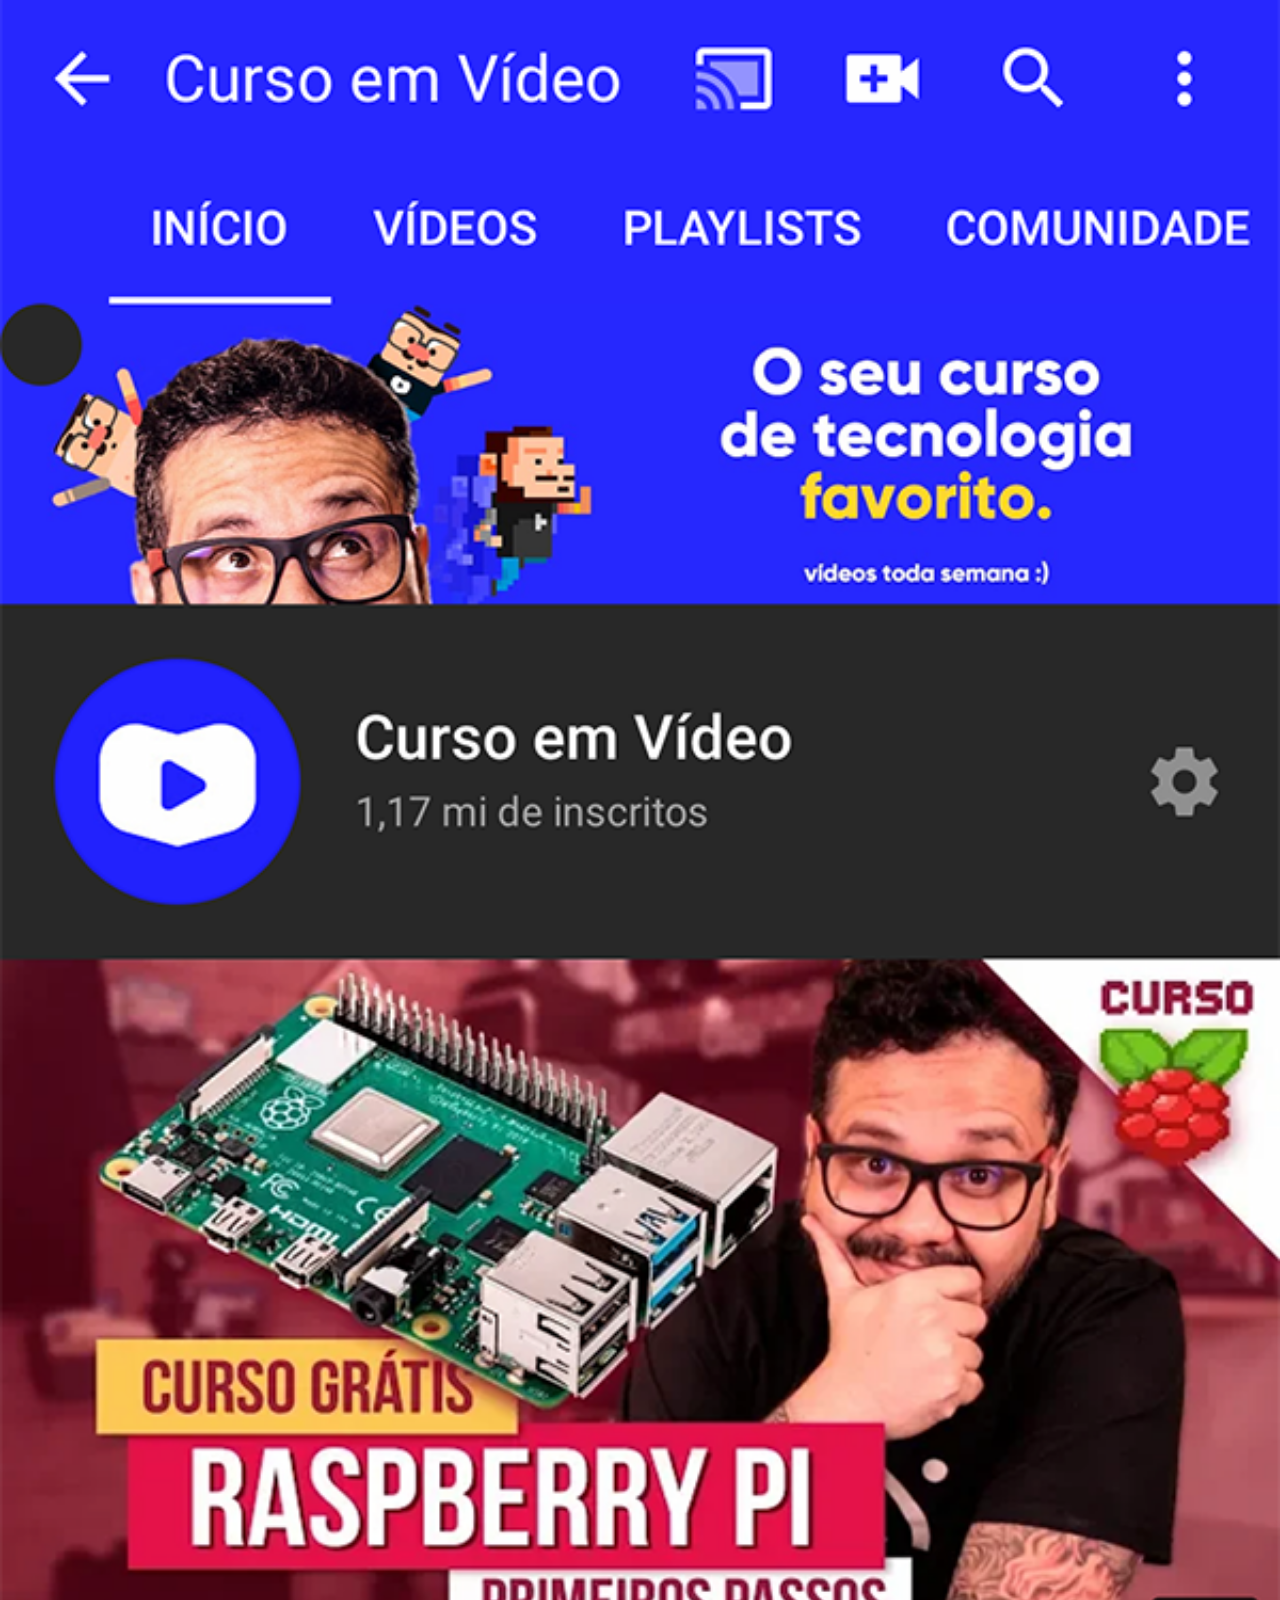
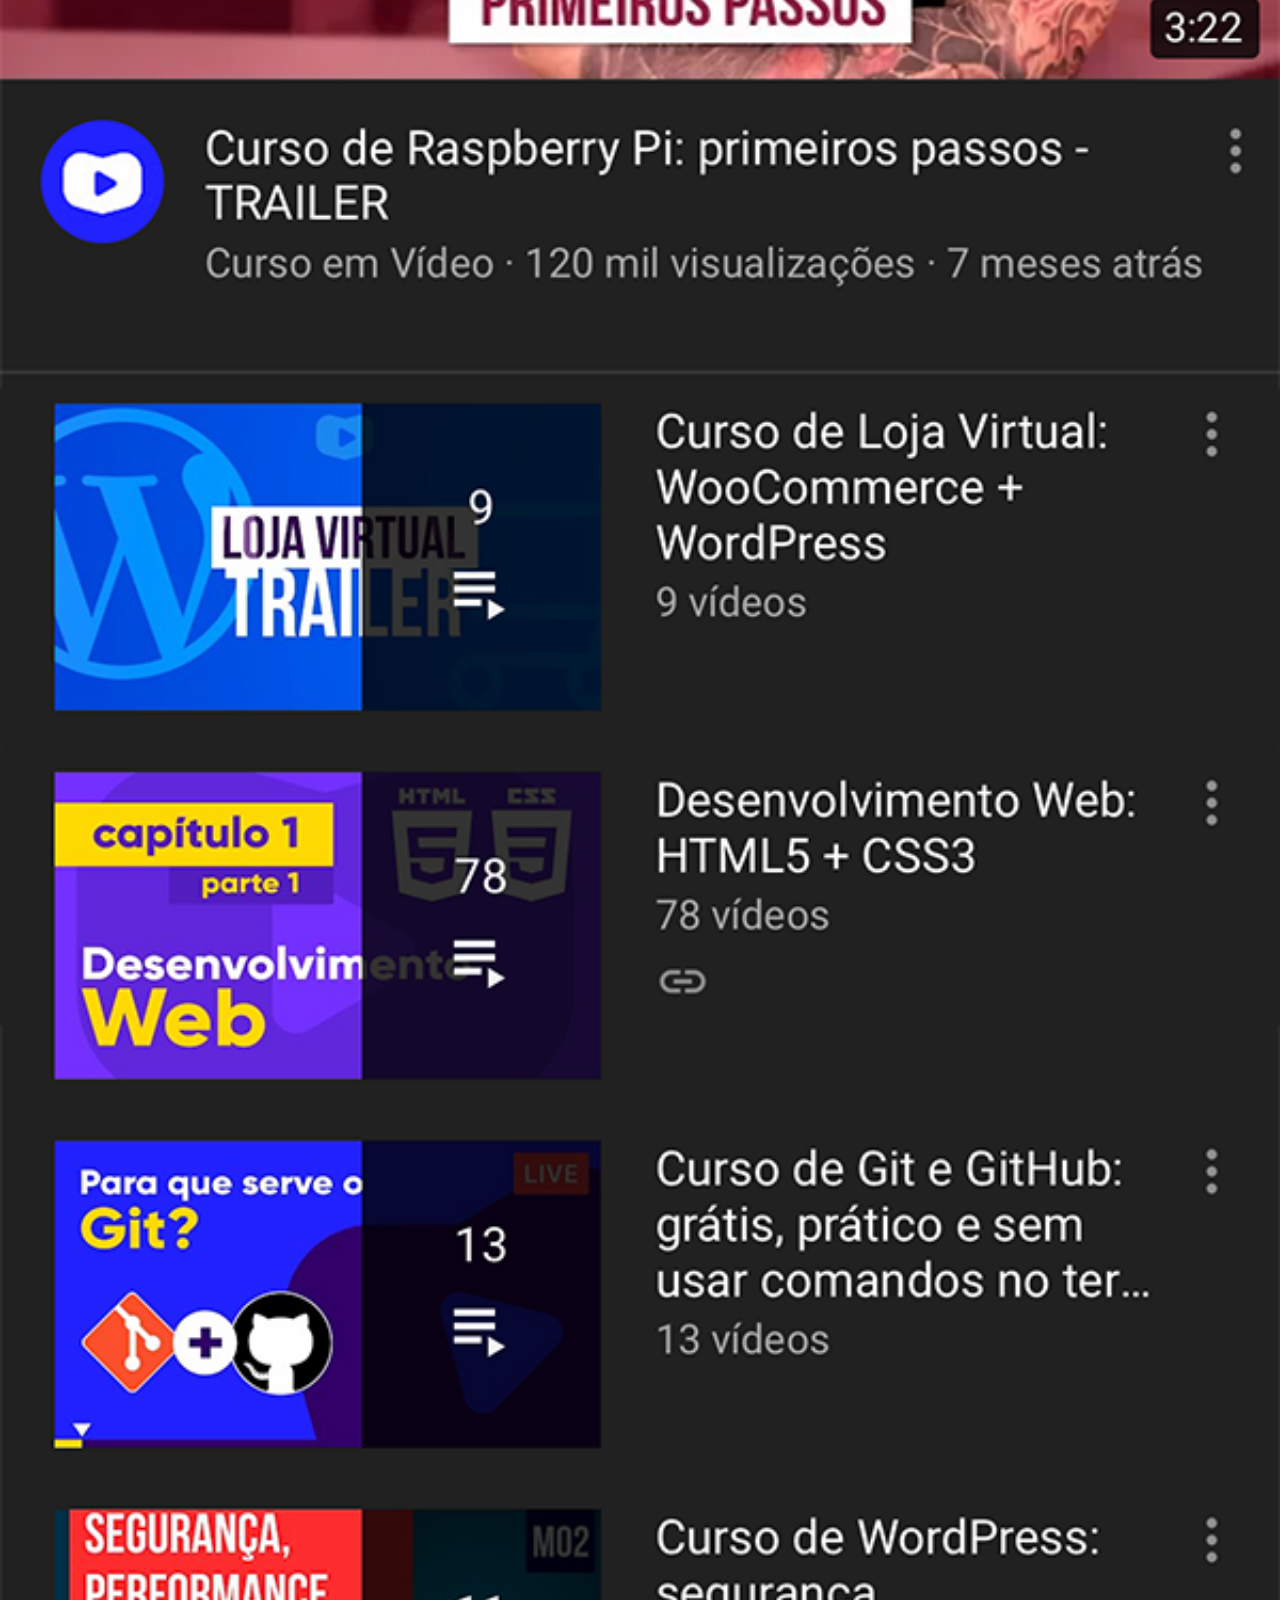
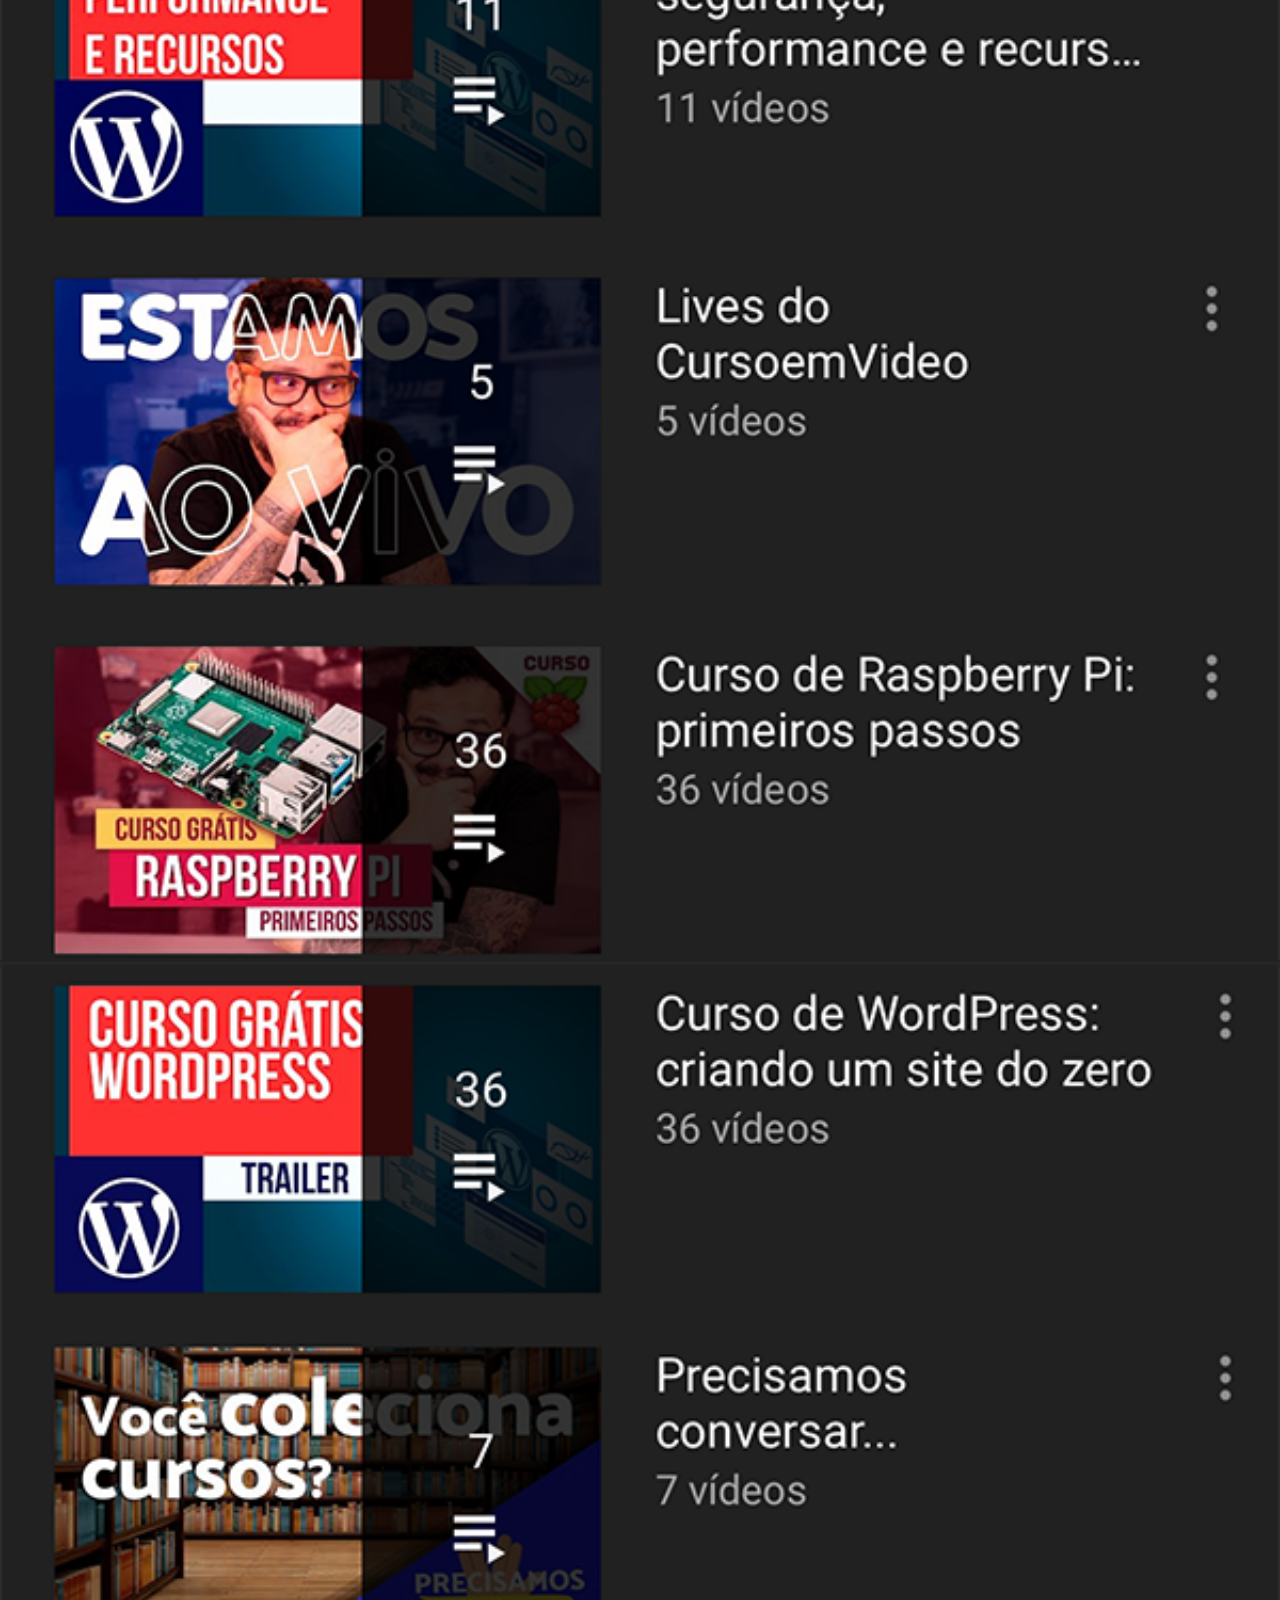
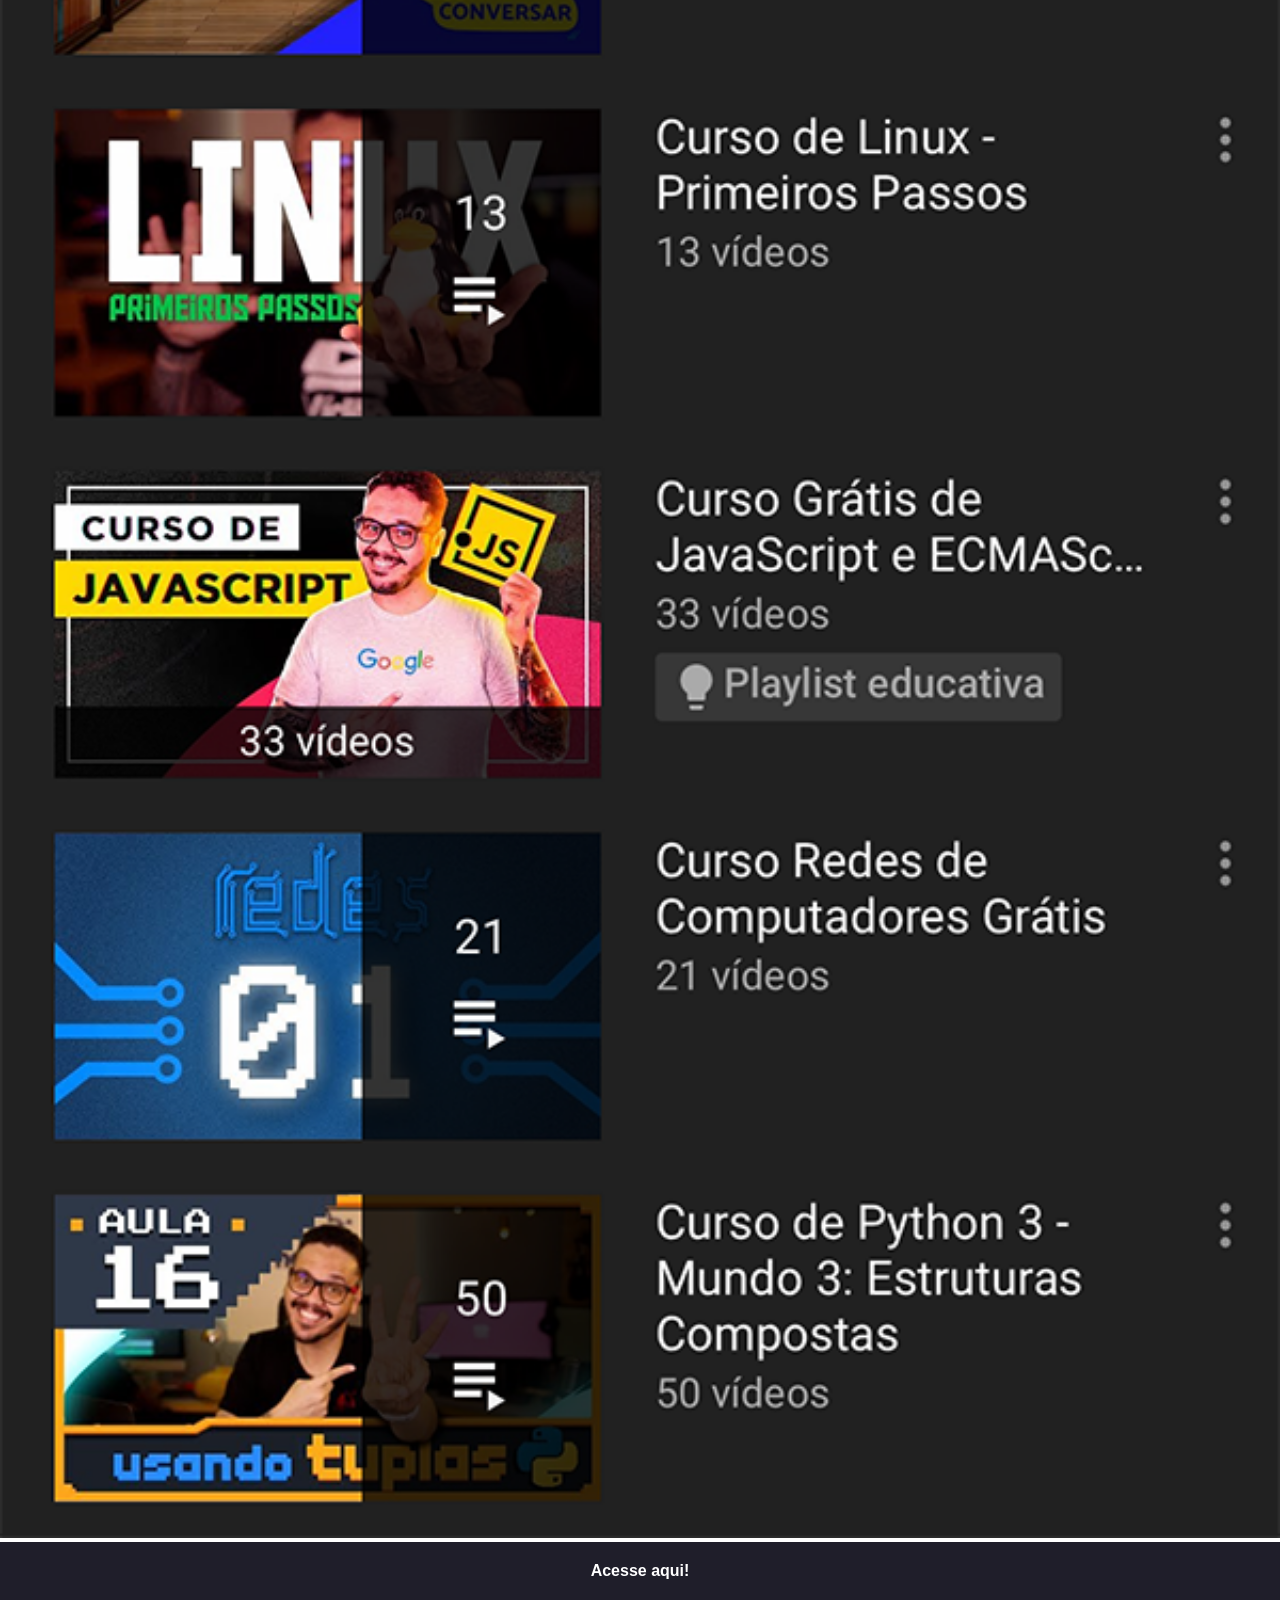
<file: html/youtube.html>
<!DOCTYPE html>
<html lang="pt-br">
<head>
    <meta charset="UTF-8">
    <meta name="viewport" content="width=device-width, initial-scale=1.0">
    <title>youtube</title>
    <link rel="stylesheet" href="../css/redes.css">
</head>
<body>
    <img src="../img/tela-youtube.png" alt="YouTube page">
    <a href="https://www.youtube.com/@cursoemvideo"  target="_blank">Acesse aqui!</a>
</body>
</html>
</file>
<file: css/style.css>
@charset "UTF-8";

*{
    margin: 0;
    padding: 0;
    font-family: Arial, Helvetica, sans-serif;
}

html,body{
    height: 100vh;
    width: 100vw;
    background-color: black;
}

body{
    background: url(../img/fundo.jpg) no-repeat top center;
    background-size: cover;
    background-attachment: fixed;
    overflow: hidden;
}
main{
    position: relative;
    height: 100vh;
}
section#telefone{
    position: absolute;
    top: 50%;
    left: 50%;
    transform: translate(-50%, -50%);
    height: 627px;
    width: 311px;
    background: url(../img/frame-iphone.png) no-repeat;
    box-shadow: 0 10px 10px #00000052;
    border-radius: 50px;
}
iframe#tela{
    border: 0;
    position: absolute;
    top: 80px;
    left: 22px;
    width: 266px;
    height: 470px;
}
section#redes-sociais {
    position: absolute;             
    width: fit-content;
    top: 50%;
    right: 0%;
    transform: translate(0%,-50%);
    display: grid;
}
section#redes-sociais img{
    width: 50px;
    margin: 10px;
    border-radius: 50%;
    box-shadow: 2px 2px 5px rgba(0, 0, 0, 0.586);
    transition: 0.2s ease;
    border: 2px solid transparent;
}

section#redes-sociais img:hover{
    scale: 1.2;
}

section#redes-sociais>a:active>img{
    border-color: #fafafa;
    box-shadow: 0 0 10px #fafafa51;
    opacity: 50%;
}
@media(max-width:450px) {
    section#redes-sociais{
        position: absolute;
        display:flex;
        top: 5%;
        transform: translate(-4%, -50%);
        top: 5%;
        left: 14%;
        flex-wrap: nowrap;
        
    }
    section#redes-sociais img{
        margin: 3px;
    }
    section#telefone{
        top: 51%;
    }
}
</file>
<file: css/redes.css>
@charset "UTF-8";

* {
    margin: 0;
    text-align: center;
    font-family: Arial, Helvetica, sans-serif;
}

img {
    width: 100%;
}

a {
    background-color: #1f1e2a;
    padding: 20px;
    color: white;
    text-decoration: none;
    display: block;
    font-weight: bold;
}

a:hover {
    background-color: #3c3a52;
}
</file>
<file: css/home.css>
@charset "UTF-8";

body{
    background: black url(../img/tela-home.jpg) no-repeat top center;
    background-size: cover;
}
</file>
